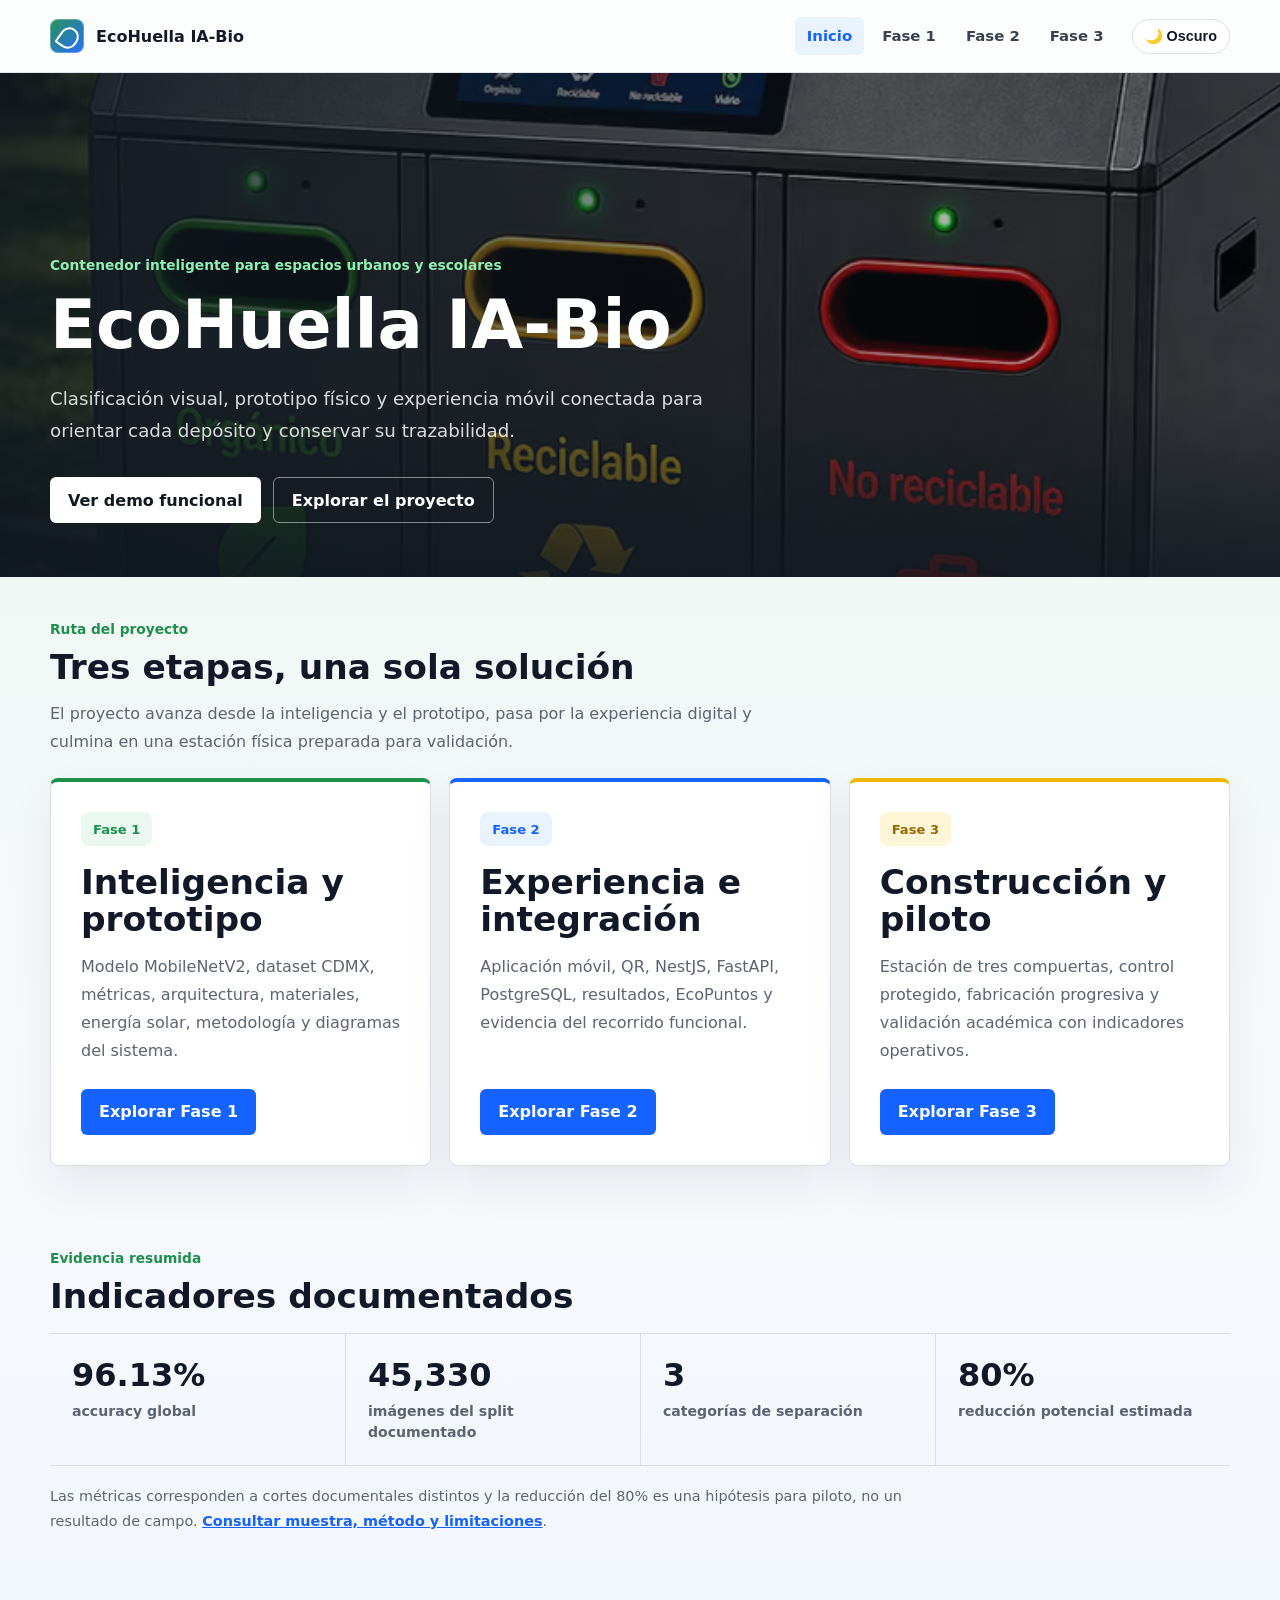
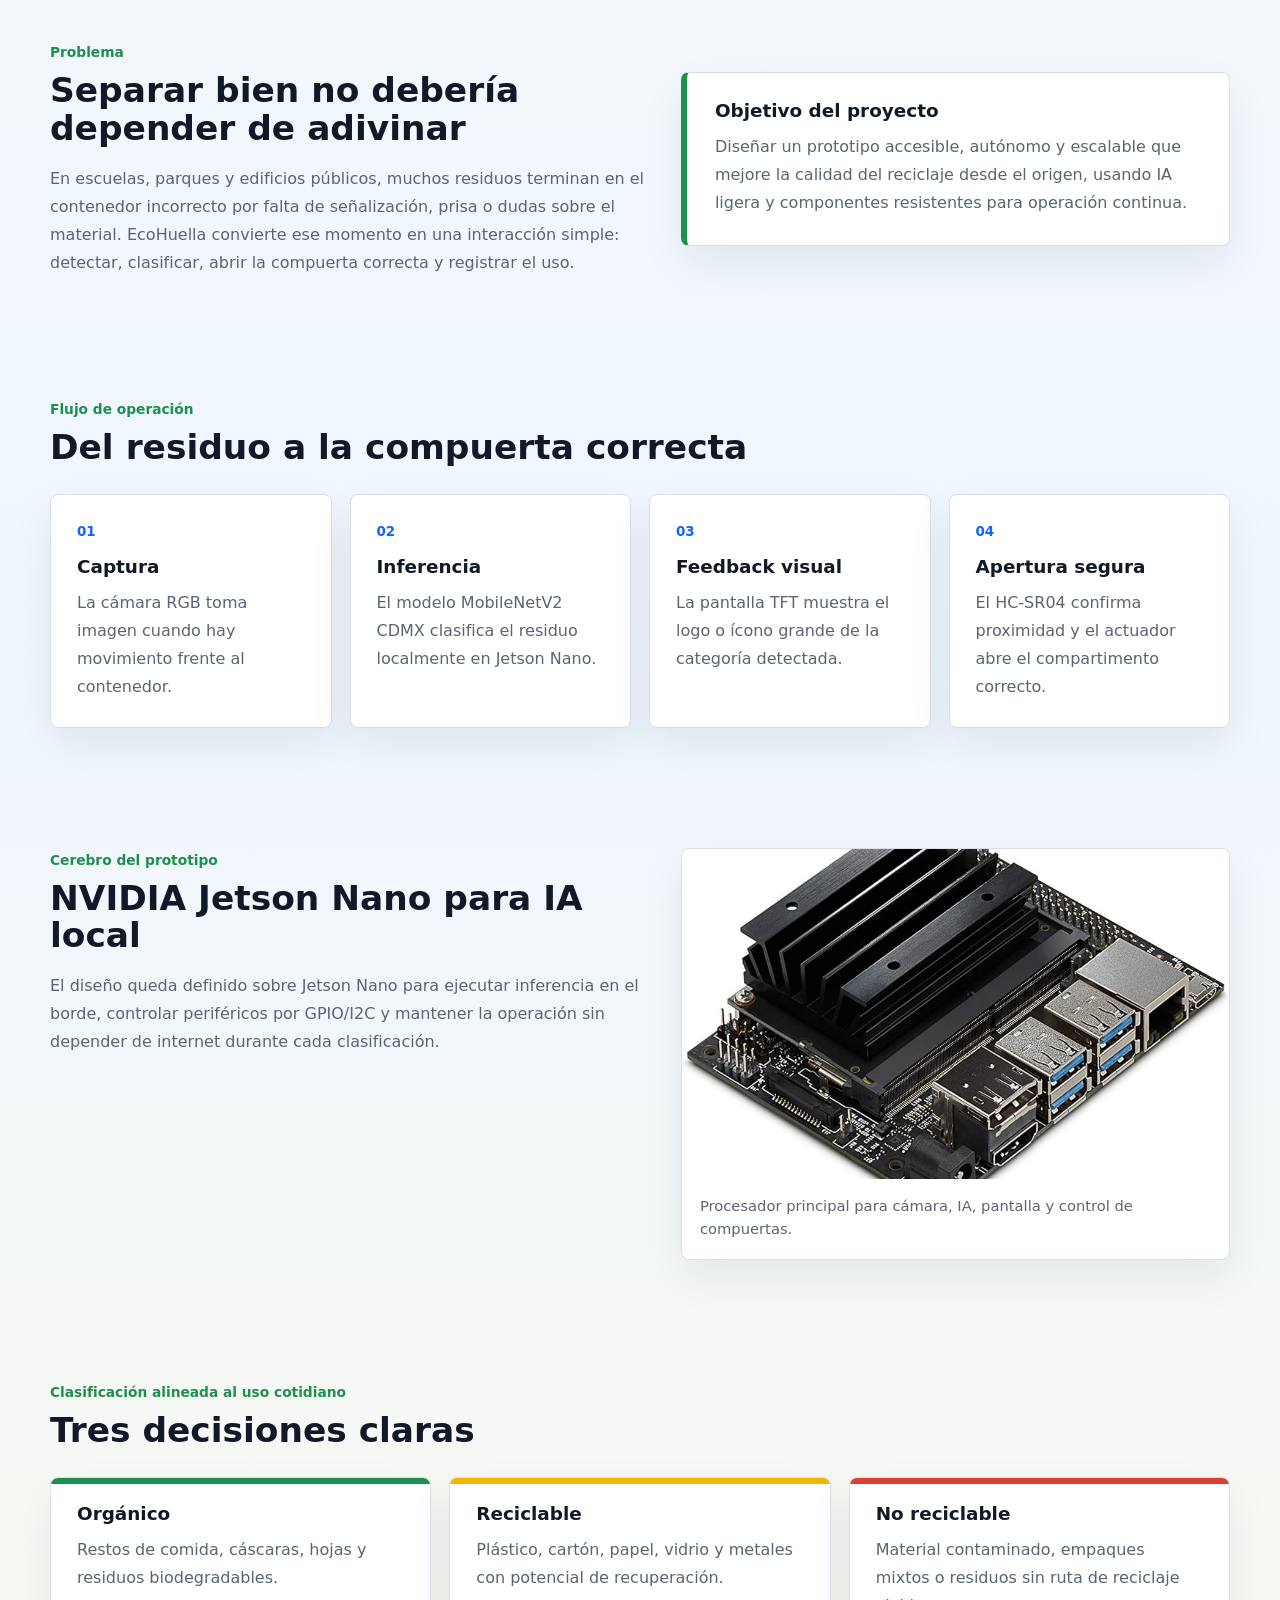
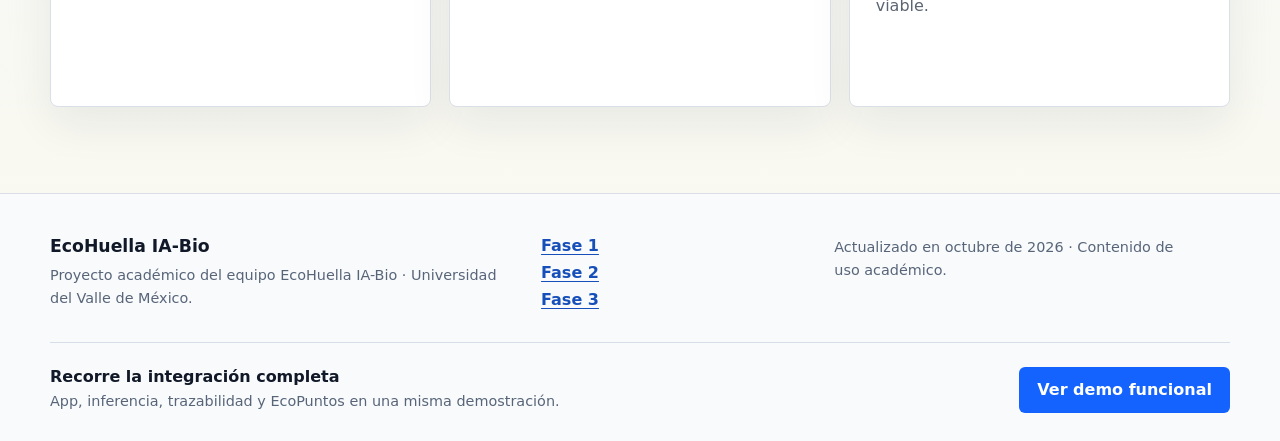
<file: index.html>
<!doctype html>
<html lang="es">
<head>
  <meta charset="utf-8">
  <meta name="viewport" content="width=device-width, initial-scale=1">
  <meta name="description" content="EcoHuella IA-Bio, contenedor inteligente para clasificar residuos con visión computacional y hardware embebido.">
  <title>EcoHuella IA-Bio | Clasificación inteligente de residuos</title>
  <link rel="stylesheet" href="styles.css?v=20261014-phase3">
</head>
<body>
  <header class="site-header">
    <div class="header-inner">
      <a class="brand" href="index.html" aria-label="Inicio de EcoHuella IA-Bio">
        <span class="brand-mark" aria-hidden="true"></span>
        <span>EcoHuella IA-Bio</span>
      </a>
      <button class="nav-toggle" type="button" aria-label="Abrir navegación" aria-expanded="false" aria-controls="site-navigation">
        <span></span>
        <span></span>
        <span></span>
      </button>
      <nav class="top-nav" id="site-navigation" aria-label="Navegación principal">
        <a href="index.html">Inicio</a>
        <a href="fases.html">Fase 1</a>
        <a href="fase2.html">Fase 2</a>
        <a href="fase3.html">Fase 3</a>
        <button class="theme-toggle" type="button" aria-pressed="false">🌙 Oscuro</button>
      </nav>
    </div>
  </header>

  <main>
    <section class="hero-shell home-hero">
      <picture class="hero-media">
        <source media="(max-width: 760px)" type="image/avif" srcset="assets/eco-bote-hero-mobile.avif">
        <source media="(max-width: 760px)" type="image/webp" srcset="assets/eco-bote-hero-mobile.webp">
        <source type="image/avif" srcset="assets/eco-bote-hero-960.avif 960w, assets/eco-bote-hero-1535.avif 1535w" sizes="100vw">
        <source type="image/webp" srcset="assets/eco-bote-hero-960.webp 960w, assets/eco-bote-hero-1535.webp 1535w" sizes="100vw">
        <img class="hero-bg" src="assets/eco-bote-hero-1535.webp" alt="Contenedor inteligente EcoHuella IA-Bio instalado en un parque urbano" width="1535" height="1024" fetchpriority="high">
      </picture>
      <div class="hero-content">
        <p class="eyebrow">Contenedor inteligente para espacios urbanos y escolares</p>
        <h1>EcoHuella IA-Bio</h1>
        <p class="hero-copy">
          Clasificación visual, prototipo físico y experiencia móvil conectada
          para orientar cada depósito y conservar su trazabilidad.
        </p>
        <div class="hero-actions">
          <a class="button primary" href="fase2.html#demo-funcional">Ver demo funcional</a>
          <a class="button secondary" href="#ruta-proyecto">Explorar el proyecto</a>
        </div>
      </div>
    </section>

    <section class="section phase-preview home-route" id="ruta-proyecto">
      <div class="section-heading">
        <p class="eyebrow">Ruta del proyecto</p>
        <h2>Tres etapas, una sola solución</h2>
        <p>
          El proyecto avanza desde la inteligencia y el prototipo, pasa por la
          experiencia digital y culmina en una estación física preparada para validación.
        </p>
      </div>
      <div class="phase-grid">
        <article class="phase-card home-phase-card phase-one">
          <span class="phase-kicker">Fase 1</span>
          <h2>Inteligencia y prototipo</h2>
          <p>
            Modelo MobileNetV2, dataset CDMX, métricas, arquitectura, materiales,
            energía solar, metodología y diagramas del sistema.
          </p>
          <a class="button inline-button" href="fases.html">Explorar Fase 1</a>
        </article>
        <article class="phase-card home-phase-card phase-two">
          <span class="phase-kicker">Fase 2</span>
          <h2>Experiencia e integración</h2>
          <p>
            Aplicación móvil, QR, NestJS, FastAPI, PostgreSQL, resultados,
            EcoPuntos y evidencia del recorrido funcional.
          </p>
          <a class="button inline-button" href="fase2.html">Explorar Fase 2</a>
        </article>
        <article class="phase-card home-phase-card phase-three">
          <span class="phase-kicker">Fase 3</span>
          <h2>Construcción y piloto</h2>
          <p>
            Estación de tres compuertas, control protegido, fabricación progresiva
            y validación académica con indicadores operativos.
          </p>
          <a class="button inline-button" href="fase3.html">Explorar Fase 3</a>
        </article>
      </div>
    </section>

    <section class="section compact home-metrics" aria-labelledby="home-metrics-title">
      <div class="section-heading home-metrics-heading">
        <p class="eyebrow">Evidencia resumida</p>
        <h2 id="home-metrics-title">Indicadores documentados</h2>
      </div>
      <dl class="home-metrics-grid">
        <div><dt>96.13%</dt><dd>accuracy global</dd></div>
        <div><dt>45,330</dt><dd>imágenes del split documentado</dd></div>
        <div><dt>3</dt><dd>categorías de separación</dd></div>
        <div><dt>80%</dt><dd>reducción potencial estimada</dd></div>
      </dl>
      <p class="metrics-note">
        Las métricas corresponden a cortes documentales distintos y la reducción del 80% es una hipótesis para piloto, no un resultado de campo.
        <a href="ia.html#contexto-metricas">Consultar muestra, método y limitaciones</a>.
      </p>
    </section>

    <section class="section two-column">
      <div>
        <p class="eyebrow">Problema</p>
        <h2>Separar bien no debería depender de adivinar</h2>
        <p>
          En escuelas, parques y edificios públicos, muchos residuos terminan en
          el contenedor incorrecto por falta de señalización, prisa o dudas sobre
          el material. EcoHuella convierte ese momento en una interacción simple:
          detectar, clasificar, abrir la compuerta correcta y registrar el uso.
        </p>
      </div>
      <div class="impact-panel">
        <h3>Objetivo del proyecto</h3>
        <p>
          Diseñar un prototipo accesible, autónomo y escalable que mejore la
          calidad del reciclaje desde el origen, usando IA ligera y componentes
          resistentes para operación continua.
        </p>
      </div>
    </section>

    <section class="section">
      <div class="section-heading">
        <p class="eyebrow">Flujo de operación</p>
        <h2>Del residuo a la compuerta correcta</h2>
      </div>
      <div class="process-grid">
        <article class="process-card">
          <span class="step-number">01</span>
          <h3>Captura</h3>
          <p>La cámara RGB toma imagen cuando hay movimiento frente al contenedor.</p>
        </article>
        <article class="process-card">
          <span class="step-number">02</span>
          <h3>Inferencia</h3>
          <p>El modelo MobileNetV2 CDMX clasifica el residuo localmente en Jetson Nano.</p>
        </article>
        <article class="process-card">
          <span class="step-number">03</span>
          <h3>Feedback visual</h3>
          <p>La pantalla TFT muestra el logo o ícono grande de la categoría detectada.</p>
        </article>
        <article class="process-card">
          <span class="step-number">04</span>
          <h3>Apertura segura</h3>
          <p>El HC-SR04 confirma proximidad y el actuador abre el compartimento correcto.</p>
        </article>
      </div>
    </section>

    <section class="section two-column visual-feature">
      <div>
        <p class="eyebrow">Cerebro del prototipo</p>
        <h2>NVIDIA Jetson Nano para IA local</h2>
        <p>
          El diseño queda definido sobre Jetson Nano para ejecutar inferencia en
          el borde, controlar periféricos por GPIO/I2C y mantener la operación
          sin depender de internet durante cada clasificación.
        </p>
      </div>
      <figure class="image-panel">
        <img src="assets/jetson-nano.jpg" alt="NVIDIA Jetson Nano usada como procesador principal del sistema" loading="lazy">
        <figcaption>Procesador principal para cámara, IA, pantalla y control de compuertas.</figcaption>
      </figure>
    </section>

    <section class="section category-band">
      <div class="section-heading">
        <p class="eyebrow">Clasificación alineada al uso cotidiano</p>
        <h2>Tres decisiones claras</h2>
      </div>
      <div class="category-grid">
        <article class="category-card organic">
          <h3>Orgánico</h3>
          <p>Restos de comida, cáscaras, hojas y residuos biodegradables.</p>
        </article>
        <article class="category-card recyclable">
          <h3>Reciclable</h3>
          <p>Plástico, cartón, papel, vidrio y metales con potencial de recuperación.</p>
        </article>
        <article class="category-card landfill">
          <h3>No reciclable</h3>
          <p>Material contaminado, empaques mixtos o residuos sin ruta de reciclaje viable.</p>
        </article>
      </div>
    </section>
  </main>

  <footer class="site-footer">
    <div class="footer-inner">
      <div class="footer-intro">
        <strong>EcoHuella IA-Bio</strong>
        <p>Proyecto académico del equipo EcoHuella IA-Bio · Universidad del Valle de México.</p>
      </div>
      <nav class="footer-links" aria-label="Enlaces del proyecto">
        <a href="fases.html">Fase 1</a>
        <a href="fase2.html">Fase 2</a>
        <a href="fase3.html">Fase 3</a>
      </nav>
      <p class="footer-date">Actualizado en octubre de 2026 · Contenido de uso académico.</p>
    </div>
    <div class="footer-cta">
      <div><strong>Recorre la integración completa</strong><p>App, inferencia, trazabilidad y EcoPuntos en una misma demostración.</p></div>
      <a class="button footer-button" href="fase2.html#demo-funcional">Ver demo funcional</a>
    </div>
  </footer>

  <script src="script.js?v=20261014-phase3"></script>
</body>
</html>
</file>
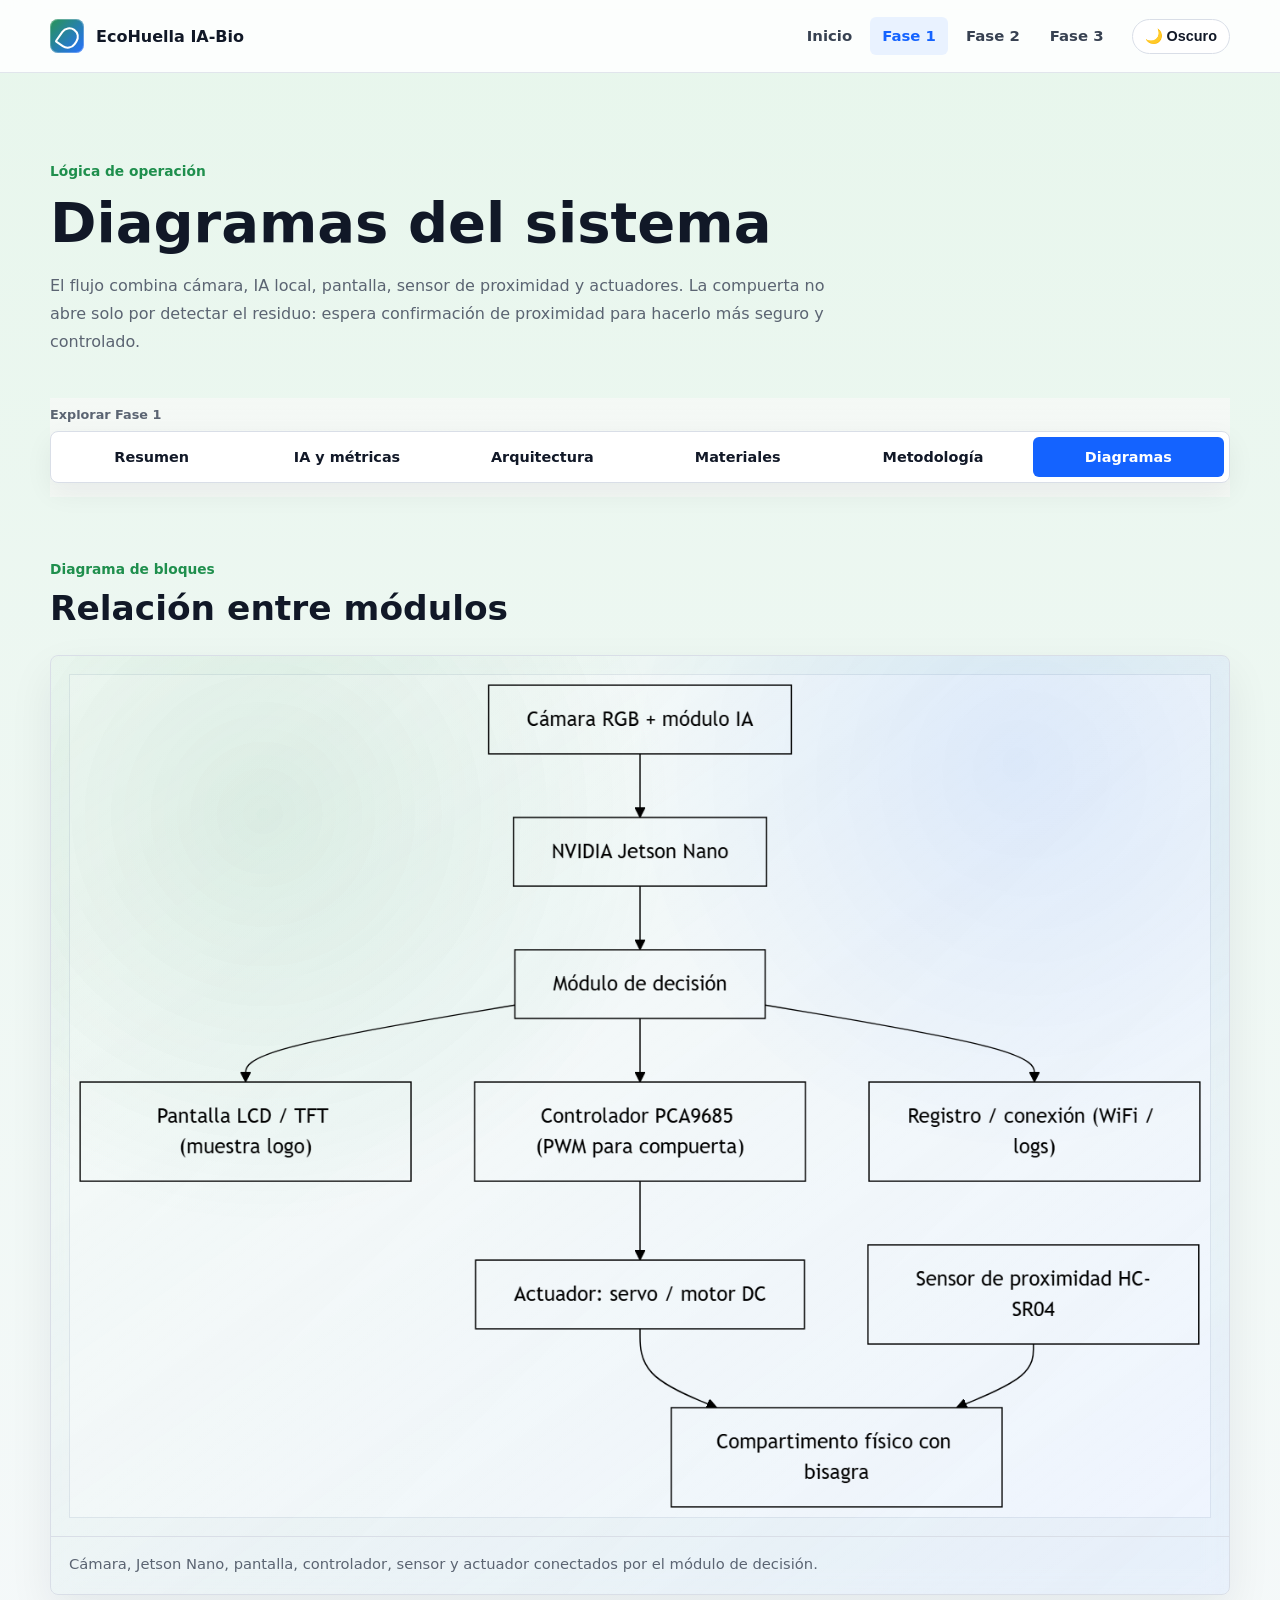
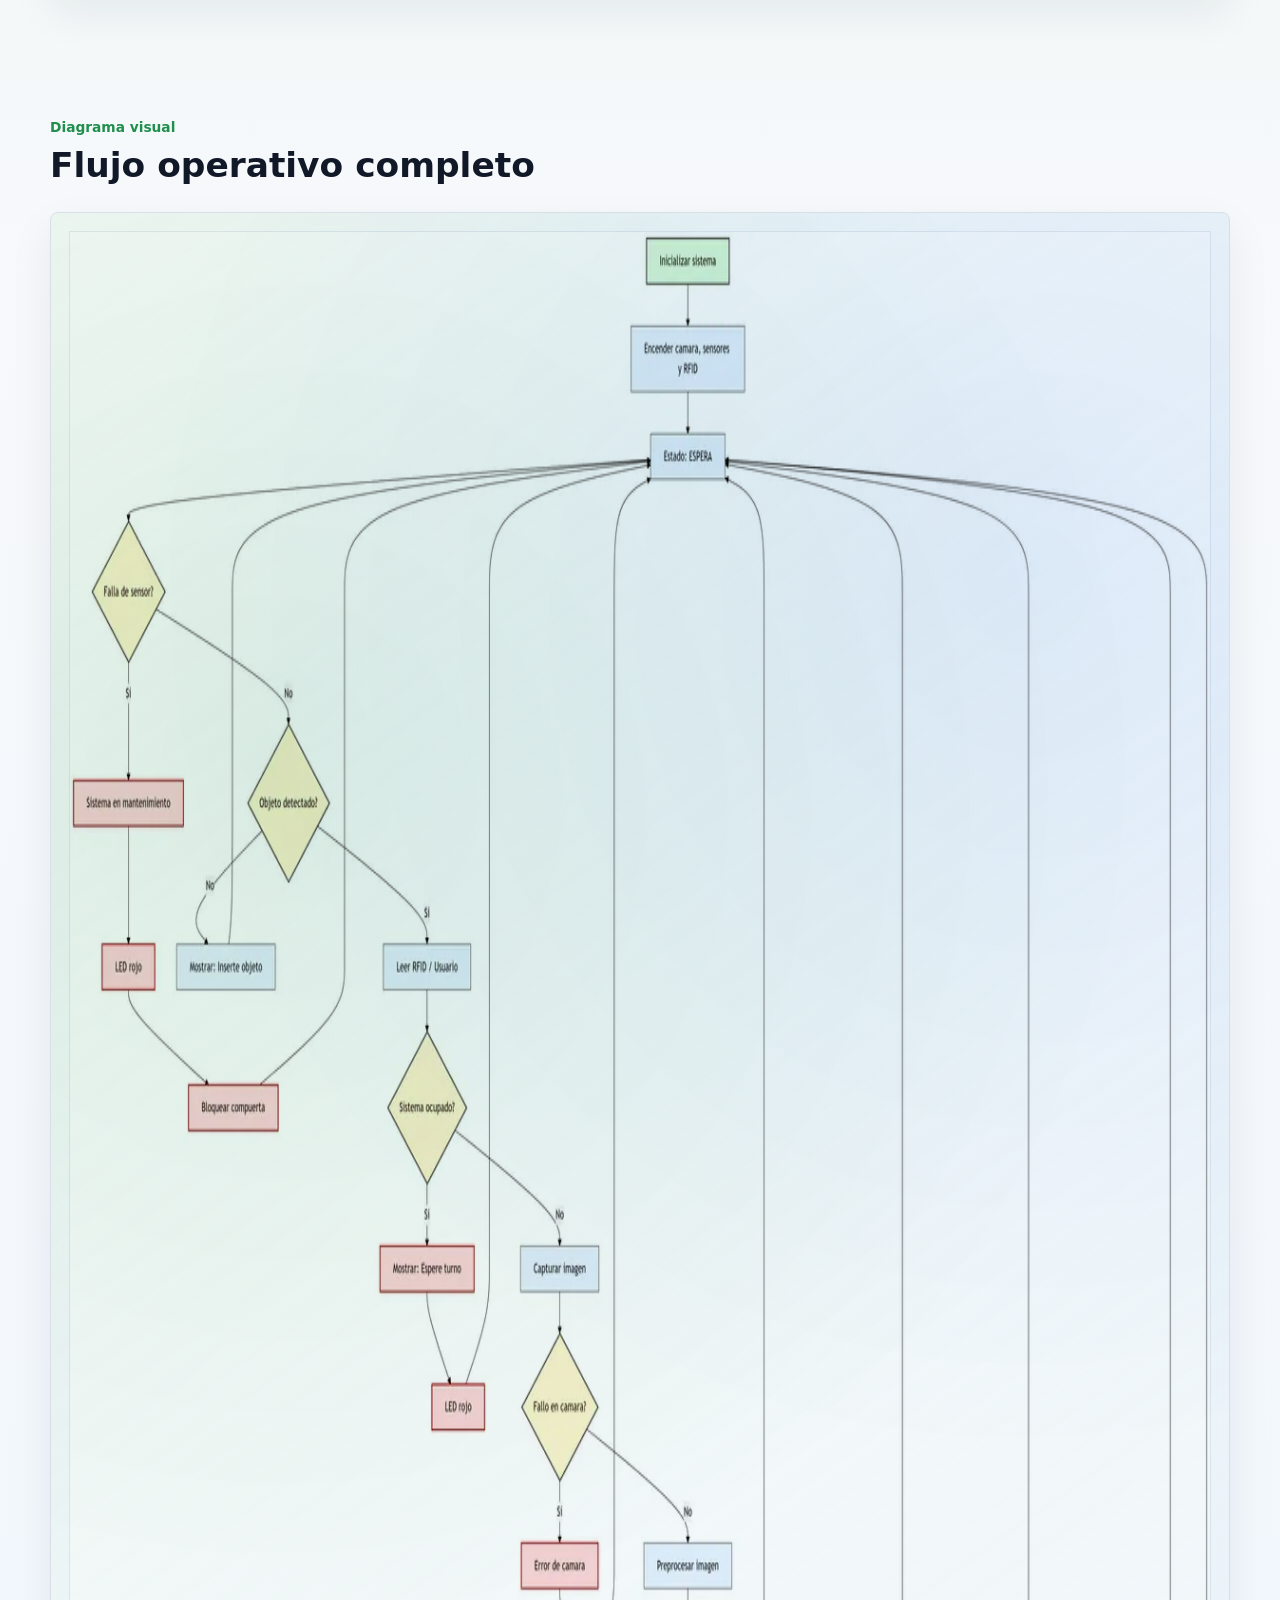
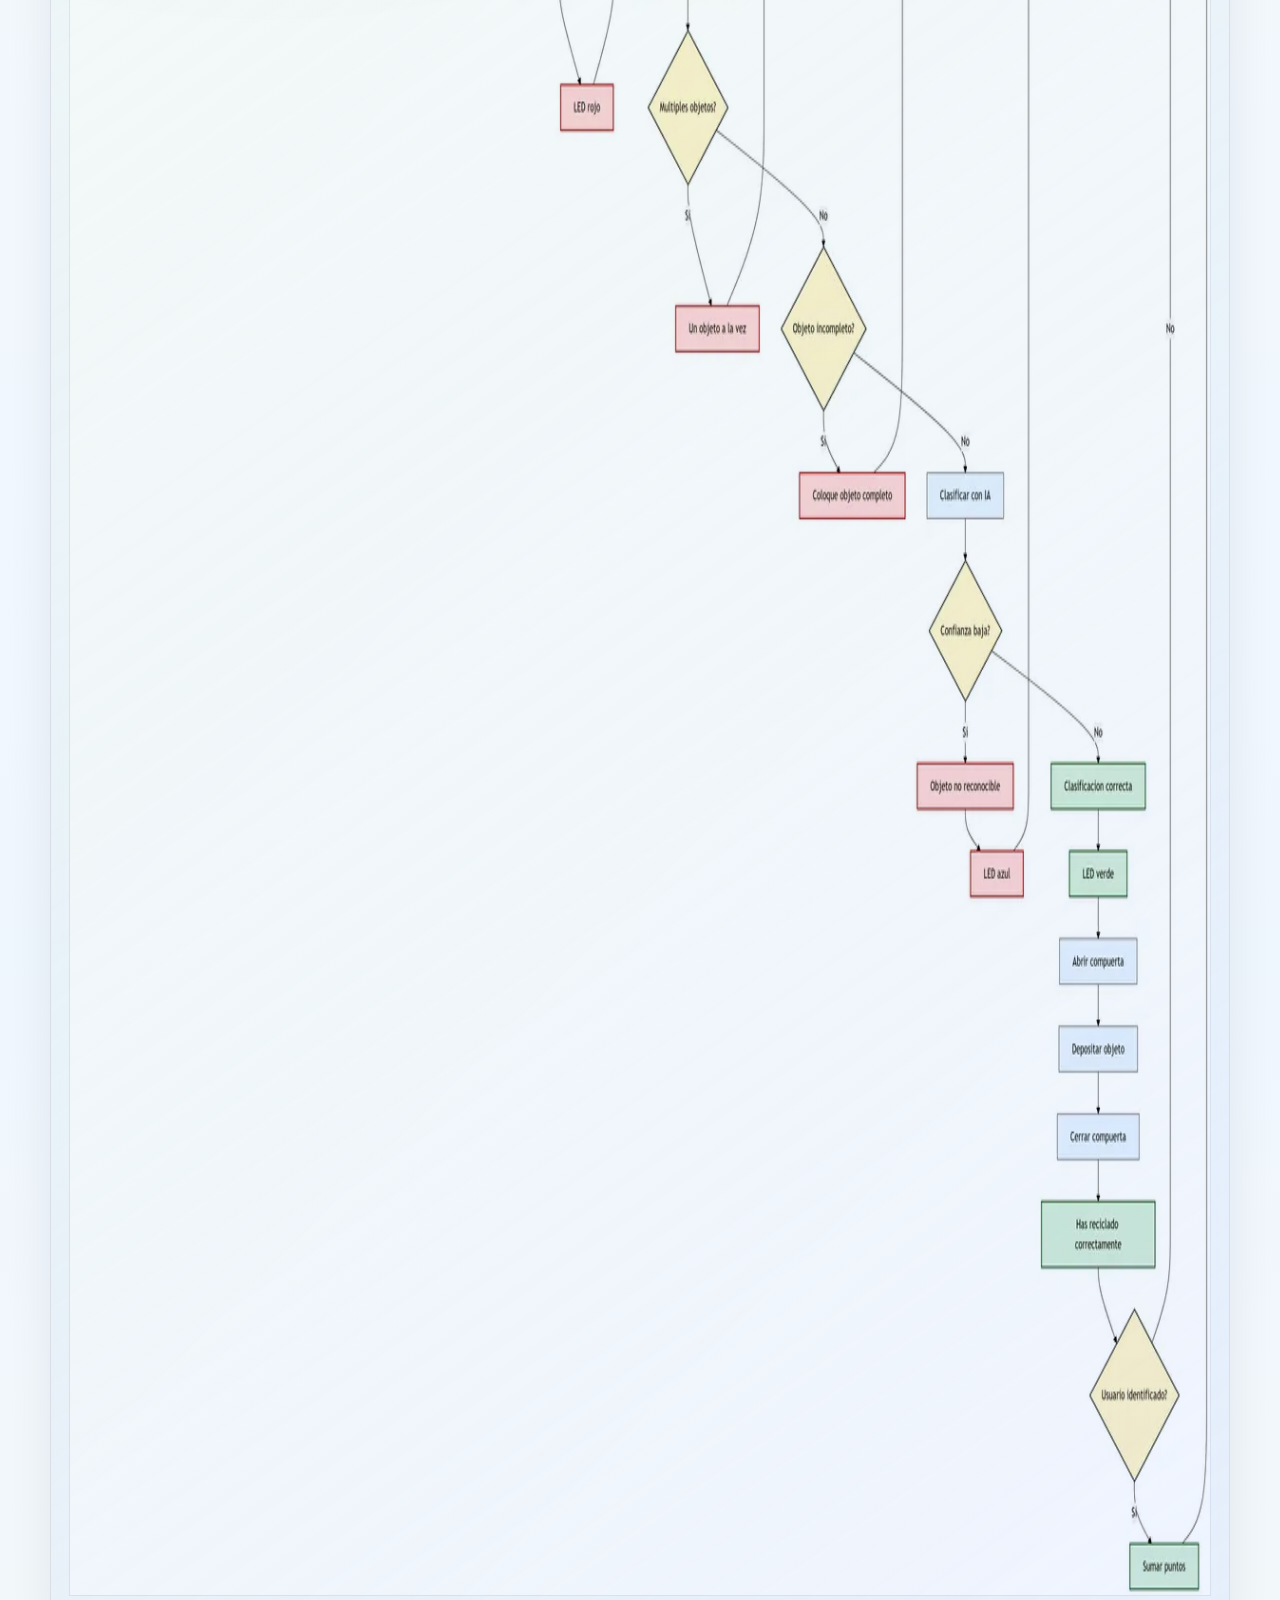
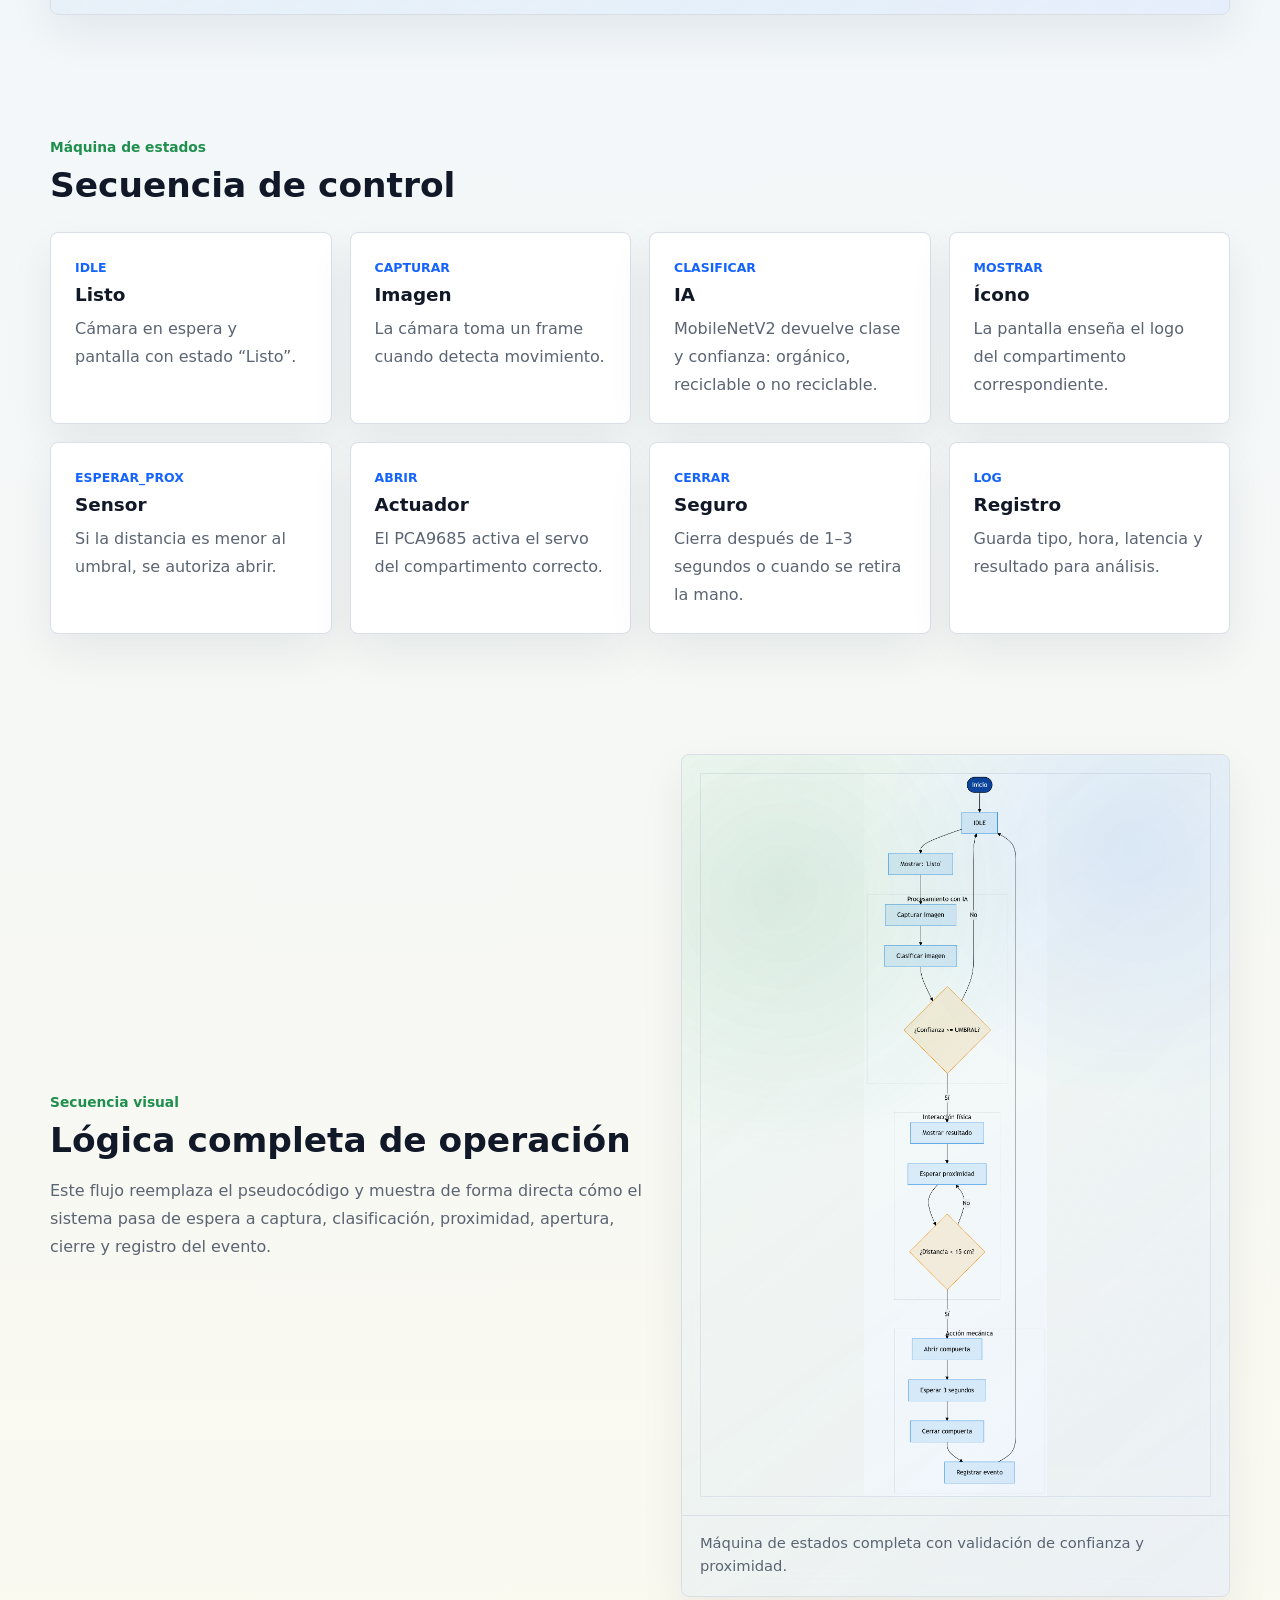
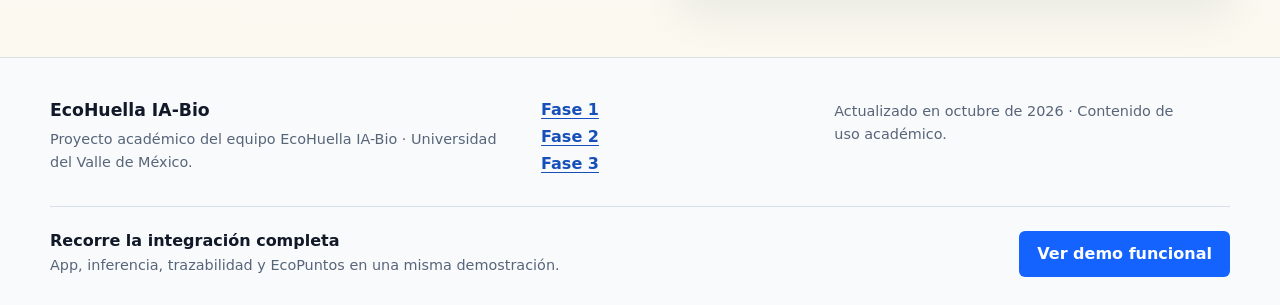
<file: diagramas.html>
<!doctype html>
<html lang="es">
<head>
  <meta charset="utf-8">
  <meta name="viewport" content="width=device-width, initial-scale=1">
  <meta name="description" content="Diagramas, bloque funcional y máquina de estados de EcoHuella IA-Bio.">
  <title>Diagramas | EcoHuella IA-Bio</title>
  <link rel="stylesheet" href="styles.css?v=20261014-phase3">
</head>
<body class="phase-one-page">
  <header class="site-header">
    <div class="header-inner">
      <a class="brand" href="index.html" aria-label="Inicio de EcoHuella IA-Bio">
        <span class="brand-mark" aria-hidden="true"></span>
        <span>EcoHuella IA-Bio</span>
      </a>
      <button class="nav-toggle" type="button" aria-label="Abrir navegación" aria-expanded="false" aria-controls="site-navigation">
        <span></span>
        <span></span>
        <span></span>
      </button>
      <nav class="top-nav" id="site-navigation" aria-label="Navegación principal">
        <a href="index.html">Inicio</a>
        <a href="fases.html">Fase 1</a>
        <a href="fase2.html">Fase 2</a>
        <a href="fase3.html">Fase 3</a>
        <button class="theme-toggle" type="button" aria-pressed="false">🌙 Oscuro</button>
      </nav>
    </div>
  </header>

  <main>
    <section class="page-hero">
      <p class="eyebrow">Lógica de operación</p>
      <h1>Diagramas del sistema</h1>
      <p>
        El flujo combina cámara, IA local, pantalla, sensor de proximidad y
        actuadores. La compuerta no abre solo por detectar el residuo: espera
        confirmación de proximidad para hacerlo más seguro y controlado.
      </p>
    </section>

    <nav class="phase-section-tabs-shell" aria-label="Secciones de Fase 1">
      <p class="phase-section-tabs-label">Explorar Fase 1</p>
      <div class="phase-section-tabs">
        <a href="fases.html#resumen">Resumen</a>
        <a href="ia.html">IA y métricas</a>
        <a href="tecnico.html">Arquitectura</a>
        <a href="materiales.html">Materiales</a>
        <a href="metodologia.html">Metodología</a>
        <a class="active" href="diagramas.html" aria-current="page">Diagramas</a>
      </div>
    </nav>

    <section class="section">
      <div class="section-heading">
        <p class="eyebrow">Diagrama de bloques</p>
        <h2>Relación entre módulos</h2>
      </div>
      <figure class="diagram-frame diagram-figure">
        <div class="diagram-scroll" aria-label="Diagrama de bloques desplazable">
          <img class="zoomable diagram-image wide" src="assets/diagrama-bloques-modulos.png" alt="Diagrama de bloques entre cámara, Jetson Nano, controlador, pantalla, sensor y compartimento físico" loading="lazy">
        </div>
        <figcaption>Cámara, Jetson Nano, pantalla, controlador, sensor y actuador conectados por el módulo de decisión.</figcaption>
      </figure>
    </section>

    <section class="section">
      <div class="section-heading">
        <p class="eyebrow">Diagrama visual</p>
        <h2>Flujo operativo completo</h2>
      </div>
      <div class="diagram-frame">
        <div class="diagram-scroll" aria-label="Diagrama de flujo desplazable">
          <img class="zoomable" src="assets/diagrama-flujo-1200.webp" srcset="assets/diagrama-flujo-1200.webp 1200w, assets/diagrama-flujo-2200.webp 2200w" sizes="(max-width: 760px) 100vw, 1120px" alt="Diagrama de flujo del sistema EcoHuella IA-Bio" width="2200" height="2965" loading="lazy">
        </div>
      </div>
    </section>

    <section class="section">
      <div class="section-heading">
        <p class="eyebrow">Máquina de estados</p>
        <h2>Secuencia de control</h2>
      </div>
      <div class="state-grid">
        <article class="state-card">
          <span>IDLE</span>
          <h3>Listo</h3>
          <p>Cámara en espera y pantalla con estado “Listo”.</p>
        </article>
        <article class="state-card">
          <span>CAPTURAR</span>
          <h3>Imagen</h3>
          <p>La cámara toma un frame cuando detecta movimiento.</p>
        </article>
        <article class="state-card">
          <span>CLASIFICAR</span>
          <h3>IA</h3>
          <p>MobileNetV2 devuelve clase y confianza: orgánico, reciclable o no reciclable.</p>
        </article>
        <article class="state-card">
          <span>MOSTRAR</span>
          <h3>Ícono</h3>
          <p>La pantalla enseña el logo del compartimento correspondiente.</p>
        </article>
        <article class="state-card">
          <span>ESPERAR_PROX</span>
          <h3>Sensor</h3>
          <p>Si la distancia es menor al umbral, se autoriza abrir.</p>
        </article>
        <article class="state-card">
          <span>ABRIR</span>
          <h3>Actuador</h3>
          <p>El PCA9685 activa el servo del compartimento correcto.</p>
        </article>
        <article class="state-card">
          <span>CERRAR</span>
          <h3>Seguro</h3>
          <p>Cierra después de 1–3 segundos o cuando se retira la mano.</p>
        </article>
        <article class="state-card">
          <span>LOG</span>
          <h3>Registro</h3>
          <p>Guarda tipo, hora, latencia y resultado para análisis.</p>
        </article>
      </div>
    </section>

    <section class="section two-column">
      <div>
        <p class="eyebrow">Secuencia visual</p>
        <h2>Lógica completa de operación</h2>
        <p>
          Este flujo reemplaza el pseudocódigo y muestra de forma directa cómo
          el sistema pasa de espera a captura, clasificación, proximidad,
          apertura, cierre y registro del evento.
        </p>
      </div>
      <figure class="diagram-frame diagram-figure">
        <div class="diagram-scroll tall-diagram" aria-label="Diagrama de secuencia desplazable">
          <img class="zoomable diagram-image tall" src="assets/diagrama-secuencia-control.png" alt="Diagrama de secuencia de control desde inicio hasta registro del evento" loading="lazy">
        </div>
        <figcaption>Máquina de estados completa con validación de confianza y proximidad.</figcaption>
      </figure>
    </section>
  </main>

  <footer class="site-footer">
    <div class="footer-inner">
      <div class="footer-intro">
        <strong>EcoHuella IA-Bio</strong>
        <p>Proyecto académico del equipo EcoHuella IA-Bio · Universidad del Valle de México.</p>
      </div>
      <nav class="footer-links" aria-label="Enlaces del proyecto">
        <a href="fases.html">Fase 1</a>
        <a href="fase2.html">Fase 2</a>
        <a href="fase3.html">Fase 3</a>
      </nav>
      <p class="footer-date">Actualizado en octubre de 2026 · Contenido de uso académico.</p>
    </div>
    <div class="footer-cta">
      <div><strong>Recorre la integración completa</strong><p>App, inferencia, trazabilidad y EcoPuntos en una misma demostración.</p></div>
      <a class="button footer-button" href="fase2.html#demo-funcional">Ver demo funcional</a>
    </div>
  </footer>

  <script src="script.js?v=20261014-phase3"></script>
</body>
</html>
</file>
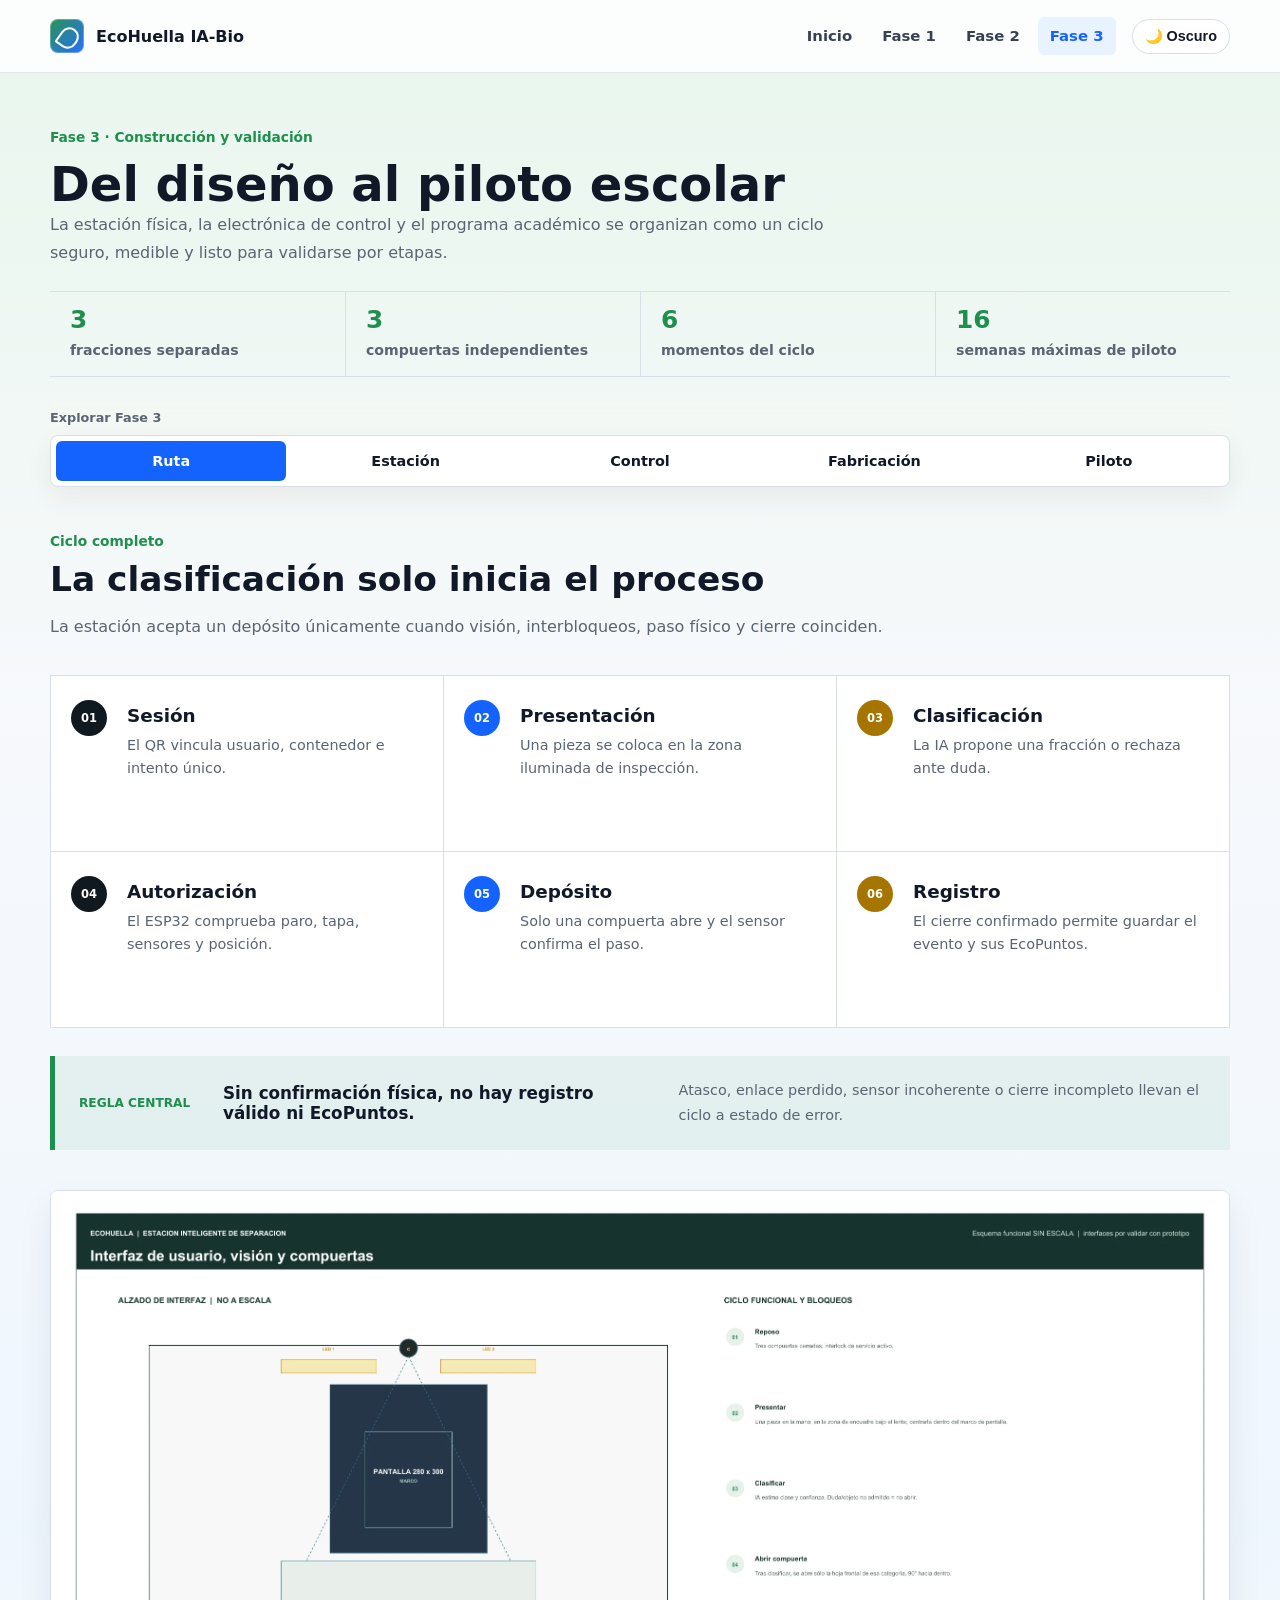
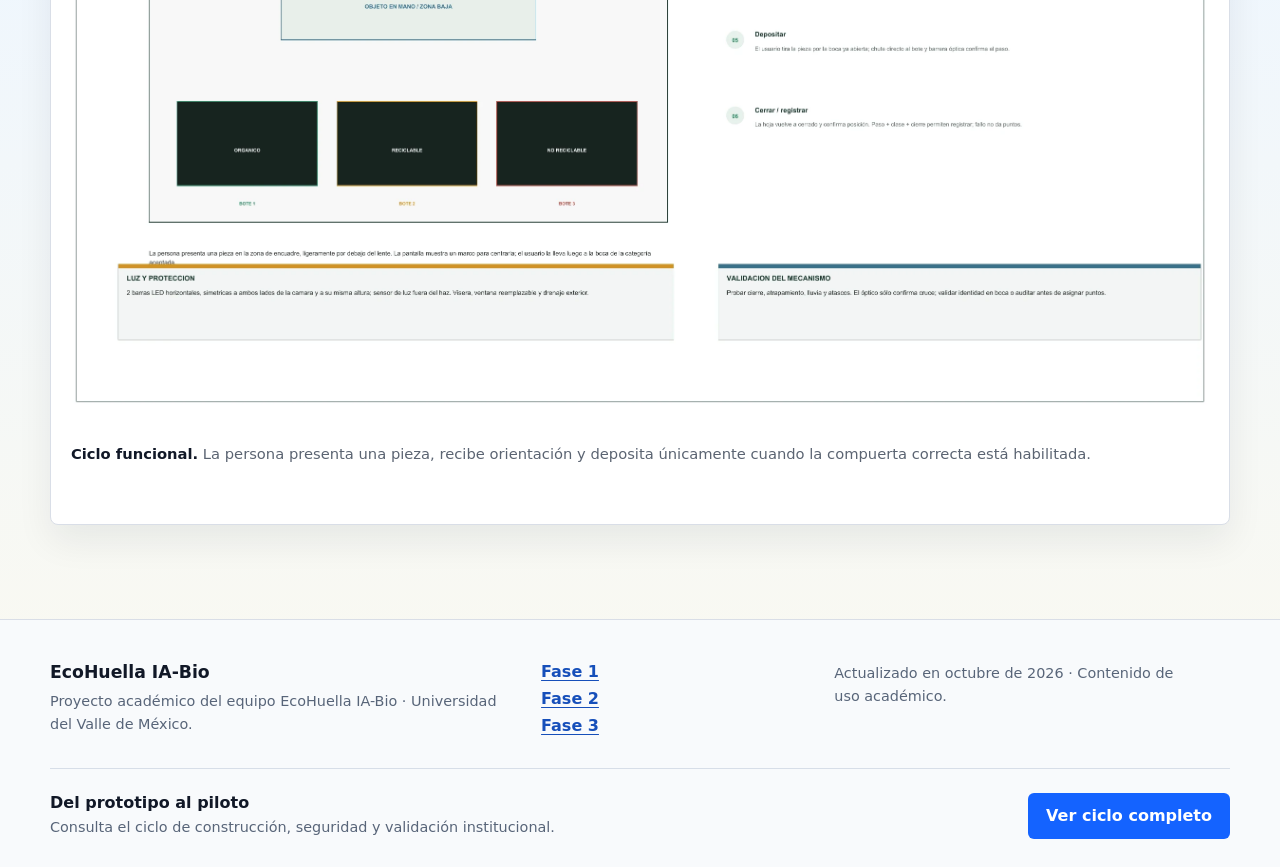
<file: fase3.html>
<!doctype html>
<html lang="es">
<head>
  <meta charset="utf-8">
  <meta name="viewport" content="width=device-width, initial-scale=1">
  <meta name="description" content="Fase 3 de EcoHuella IA-Bio: estación física, control electrónico, fabricación por etapas y piloto académico supervisado.">
  <title>Fase 3 | EcoHuella IA-Bio</title>
  <link rel="stylesheet" href="styles.css?v=20261015-estacion3d">
</head>
<body class="phase-three-page">
  <header class="site-header">
    <div class="header-inner">
      <a class="brand" href="index.html" aria-label="Inicio de EcoHuella IA-Bio">
        <span class="brand-mark" aria-hidden="true"></span>
        <span>EcoHuella IA-Bio</span>
      </a>
      <button class="nav-toggle" type="button" aria-label="Abrir navegación" aria-expanded="false" aria-controls="site-navigation">
        <span></span>
        <span></span>
        <span></span>
      </button>
      <nav class="top-nav" id="site-navigation" aria-label="Navegación principal">
        <a href="index.html">Inicio</a>
        <a href="fases.html">Fase 1</a>
        <a href="fase2.html">Fase 2</a>
        <a href="fase3.html">Fase 3</a>
        <button class="theme-toggle" type="button" aria-pressed="false">🌙 Oscuro</button>
      </nav>
    </div>
  </header>

  <main id="fase-3">
    <section class="page-hero phase-page-hero phase-three-hero">
      <p class="eyebrow">Fase 3 · Construcción y validación</p>
      <h1>Del diseño al piloto escolar</h1>
      <p>
        La estación física, la electrónica de control y el programa académico se
        organizan como un ciclo seguro, medible y listo para validarse por etapas.
      </p>
      <dl class="phase-facts" aria-label="Resumen de Fase 3">
        <div><dt>3</dt><dd>fracciones separadas</dd></div>
        <div><dt>3</dt><dd>compuertas independientes</dd></div>
        <div><dt>6</dt><dd>momentos del ciclo</dd></div>
        <div><dt>16</dt><dd>semanas máximas de piloto</dd></div>
      </dl>
    </section>

    <section class="phase-section-tabs-shell" aria-label="Navegación secundaria de Fase 3">
      <p class="phase-section-tabs-label">Explorar Fase 3</p>
      <div class="phase-section-tabs" role="tablist" aria-label="Secciones de Fase 3">
        <button class="nav-tab-button active" id="nav3-ruta" type="button" role="tab" tabindex="0" aria-selected="true" aria-controls="fase-3-ruta" data-subtab-target="fase-3-ruta">Ruta</button>
        <button class="nav-tab-button" id="nav3-estacion" type="button" role="tab" tabindex="-1" aria-selected="false" aria-controls="fase-3-estacion" data-subtab-target="fase-3-estacion">Estación</button>
        <button class="nav-tab-button" id="nav3-control" type="button" role="tab" tabindex="-1" aria-selected="false" aria-controls="fase-3-control" data-subtab-target="fase-3-control">Control</button>
        <button class="nav-tab-button" id="nav3-fabricacion" type="button" role="tab" tabindex="-1" aria-selected="false" aria-controls="fase-3-fabricacion" data-subtab-target="fase-3-fabricacion">Fabricación</button>
        <button class="nav-tab-button" id="nav3-piloto" type="button" role="tab" tabindex="-1" aria-selected="false" aria-controls="fase-3-piloto" data-subtab-target="fase-3-piloto">Piloto</button>
      </div>
    </section>

    <section class="section phase-three-workspace" aria-label="Contenido de Fase 3">
      <div class="subtab-panels">
        <section class="subtab-panel" id="fase-3-ruta" role="tabpanel" aria-labelledby="nav3-ruta" data-subtab-panel>
          <div class="section-heading phase-two-heading">
            <p class="eyebrow">Ciclo completo</p>
            <h2>La clasificación solo inicia el proceso</h2>
            <p>La estación acepta un depósito únicamente cuando visión, interbloqueos, paso físico y cierre coinciden.</p>
          </div>

          <ol class="phase-three-cycle" aria-label="Ciclo funcional de la estación">
            <li><span>01</span><div><h3>Sesión</h3><p>El QR vincula usuario, contenedor e intento único.</p></div></li>
            <li><span>02</span><div><h3>Presentación</h3><p>Una pieza se coloca en la zona iluminada de inspección.</p></div></li>
            <li><span>03</span><div><h3>Clasificación</h3><p>La IA propone una fracción o rechaza ante duda.</p></div></li>
            <li><span>04</span><div><h3>Autorización</h3><p>El ESP32 comprueba paro, tapa, sensores y posición.</p></div></li>
            <li><span>05</span><div><h3>Depósito</h3><p>Solo una compuerta abre y el sensor confirma el paso.</p></div></li>
            <li><span>06</span><div><h3>Registro</h3><p>El cierre confirmado permite guardar el evento y sus EcoPuntos.</p></div></li>
          </ol>

          <div class="phase-three-rule">
            <span>Regla central</span>
            <strong>Sin confirmación física, no hay registro válido ni EcoPuntos.</strong>
            <p>Atasco, enlace perdido, sensor incoherente o cierre incompleto llevan el ciclo a estado de error.</p>
          </div>

          <figure class="evidence-figure evidence-feature phase-three-plan">
            <button type="button" data-lightbox="assets/fase3/ciclo-funcional.webp" data-caption="Interfaz, visión, tres compuertas y seis momentos del ciclo funcional." aria-label="Ampliar ciclo funcional de la estación" title="Ampliar plano">
              <img src="assets/fase3/ciclo-funcional.webp" alt="Plano funcional de la interfaz, visión y compuertas de EcoHuella" width="2481" height="1754">
            </button>
            <figcaption><strong>Ciclo funcional.</strong> La persona presenta una pieza, recibe orientación y deposita únicamente cuando la compuerta correcta está habilitada.</figcaption>
          </figure>
        </section>

        <section class="subtab-panel" id="fase-3-estacion" role="tabpanel" aria-labelledby="nav3-estacion" data-subtab-panel hidden>
          <div class="section-heading phase-two-heading">
            <p class="eyebrow">Diseño físico</p>
            <h2>Una estación modular y mantenible</h2>
            <p>La envolvente separa interacción, residuos y electrónica para facilitar limpieza, servicio y validación.</p>
          </div>

          <dl class="phase-three-dimensions" aria-label="Dimensiones conceptuales de la estación">
            <div><dt>1450 mm</dt><dd>ancho del cuerpo</dd></div>
            <div><dt>600 mm</dt><dd>profundidad</dd></div>
            <div><dt>1600 mm</dt><dd>altura total</dd></div>
            <div><dt>3 × 450 mm</dt><dd>luz por bahía</dd></div>
          </dl>

          <div class="phase-three-zones">
            <article><span>Zona de usuario</span><h3>Cámara, luz y pantalla</h3><p>El marco guía mantiene la pieza visible antes de autorizar el depósito.</p></article>
            <article><span>Zona de paso</span><h3>Tres bocas independientes</h3><p>Cada hoja gira hacia dentro y descarga por un chute fijo.</p></article>
            <article><span>Zona de residuos</span><h3>Recipientes removibles</h3><p>Los tres botes se retiran desde un panel posterior de servicio.</p></article>
            <article><span>Zona seca</span><h3>Electrónica aislada</h3><p>Control, protecciones y conexiones permanecen fuera de derrames.</p></article>
          </div>

          <figure class="evidence-figure evidence-feature phase-three-plan">
            <button type="button" data-lightbox="assets/fase3/estacion-general.webp" data-caption="Alzados frontal y posterior de la estación con interfaz, tres bahías y accesos de servicio." aria-label="Ampliar alzados de la estación" title="Ampliar plano">
              <img src="assets/fase3/estacion-general.webp" alt="Alzados frontal y posterior de la estación EcoHuella" width="2481" height="1754" fetchpriority="low">
            </button>
            <figcaption><strong>Envolvente conceptual.</strong> El frente concentra la interacción; la parte posterior separa el acceso al chase electrónico y a los recipientes.</figcaption>
          </figure>

          <figure class="evidence-figure evidence-feature phase-three-plan phase-three-render">
            <button type="button" data-lightbox="assets/fase3/estacion-3d.webp" data-caption="Esquema 3D conceptual de la estación EcoHuella, con el acabado grafito y los colores de sus tres fracciones." aria-label="Ampliar modelo 3D de la estación" title="Ampliar modelo 3D">
              <img src="assets/fase3/estacion-3d.webp" alt="Modelo 3D de la estación EcoHuella en grafito, con panel solar y tres bocas verde, amarilla y roja" width="1600" height="1400">
            </button>
            <figcaption><strong>Esquema 3D conceptual.</strong> Forma y proporciones basadas en los planos; acabado grafito y colores tomados de la imagen principal.</figcaption>
          </figure>
          <div class="phase-three-model-actions">
            <p>Archivo editable con materiales, cámara y piezas organizadas por grupos en Blender.</p>
            <a class="button inline-button" href="assets/fase3/estacion-ecohuella.blend" download="EcoHuella-estacion-3D.blend">Descargar modelo Blender</a>
          </div>
        </section>

        <section class="subtab-panel" id="fase-3-control" role="tabpanel" aria-labelledby="nav3-control" data-subtab-panel hidden>
          <div class="section-heading phase-two-heading">
            <p class="eyebrow">Electrónica y seguridad</p>
            <h2>Percepción, control y potencia con responsabilidades separadas</h2>
            <p>La decisión visual no mueve motores directamente: el ESP32 valida estados y el paro físico puede cortar los actuadores.</p>
          </div>

          <div class="phase-three-signal-flow" aria-label="Responsabilidades de control">
            <article><span>01</span><h3>Jetson</h3><p>Cámara, pantalla, IA y enlace con la aplicación.</p></article>
            <i aria-hidden="true">→</i>
            <article><span>02</span><h3>ESP32</h3><p>Máquina de estados, sensores, watchdog y timeout.</p></article>
            <i aria-hidden="true">→</i>
            <article><span>03</span><h3>PCA9685</h3><p>Entrega señal PWM; no alimenta servos ni motores.</p></article>
            <i aria-hidden="true">→</i>
            <article><span>04</span><h3>Actuación</h3><p>Una compuerta habilitada con posición vigilada.</p></article>
            <i aria-hidden="true">→</i>
            <article><span>05</span><h3>Servidor</h3><p>Valida el evento físico y evita duplicados.</p></article>
          </div>

          <div class="phase-three-power-chain" aria-label="Ruta de energía protegida">
            <article><span>Entrada</span><strong>Panel solar</strong><p>Producción dimensionada con consumo medido.</p></article>
            <article><span>Gestión</span><strong>Controlador MPPT</strong><p>Compatible con la química de la batería.</p></article>
            <article><span>Reserva</span><strong>LiFePO4 + BMS</strong><p>Almacenamiento y protección de la batería.</p></article>
            <article><span>Distribución</span><strong>Ramas DC protegidas</strong><p>Cómputo, lógica y actuadores con protección separada.</p></article>
          </div>

          <div class="phase-three-safety">
            <article><h3>Paro físico</h3><p>Interrumpe la energía o habilitación de las tres compuertas aunque falle el software.</p></article>
            <article><h3>Interbloqueos</h3><p>Tapa abierta, timeout, sensor contradictorio o compuerta fuera de origen impiden movimiento.</p></article>
            <article><h3>Confirmación</h3><p>Paso y cierre deben corresponder con sesión, clase y compuerta antes de registrar.</p></article>
          </div>

          <figure class="evidence-figure evidence-feature phase-three-plan">
            <button type="button" data-lightbox="assets/fase3/circuiteria.webp" data-caption="Circuitería funcional, cadena de control y distribución de potencia DC protegida." aria-label="Ampliar circuitería funcional" title="Ampliar plano">
              <img src="assets/fase3/circuiteria.webp" alt="Circuitería funcional y distribución de potencia de EcoHuella" width="2481" height="1754" fetchpriority="low">
            </button>
            <figcaption><strong>Arquitectura funcional.</strong> La lógica y la potencia viajan por rutas separadas; la distribución DC protege cada rama según su carga.</figcaption>
          </figure>
        </section>

        <section class="subtab-panel" id="fase-3-fabricacion" role="tabpanel" aria-labelledby="nav3-fabricacion" data-subtab-panel hidden>
          <div class="section-heading phase-two-heading">
            <p class="eyebrow">Construcción progresiva</p>
            <h2>Probar una unidad antes de repetir tres</h2>
            <p>La fabricación comienza con el mecanismo más crítico y avanza solo cuando seguridad, limpieza y control son verificables.</p>
          </div>

          <div class="phase-three-build-stages">
            <article><span>01</span><h3>Prototipo mecánico</h3><p>Una compuerta, un chute, sensores, tope y paro físico.</p><small>Avanza al demostrar giro, cierre y riesgo controlado.</small></article>
            <article><span>02</span><h3>Replicar canales</h3><p>Tres bahías aisladas, recipientes removibles y accesos posteriores.</p><small>Avanza con limpieza y estabilidad comprobadas.</small></article>
            <article><span>03</span><h3>Integrar control</h3><p>Cámara, pantalla, ESP32, actuadores, gabinete y cableado protegido.</p><small>Avanza al responder correctamente a interbloqueos.</small></article>
            <article><span>04</span><h3>Preparar piloto</h3><p>Acabados, sellos, resguardos, mantenimiento y protocolo de operación.</p><small>Avanza con pruebas documentadas y responsables definidos.</small></article>
          </div>

          <div class="phase-three-materials" aria-label="Materiales por función">
            <article><span>Estructura</span><strong>Aluminio anodizado</strong><p>Bastidor modular, uniones revisables y resistencia ambiental.</p></article>
            <article><span>Carcasa</span><strong>HDPE o aluminio</strong><p>Paneles resistentes, reemplazables y con holgura térmica.</p></article>
            <article><span>Contención</span><strong>PP, HDPE y acero inoxidable</strong><p>Recipientes lavables y bandeja para retener escurrimientos.</p></article>
            <article><span>Sellado</span><strong>EPDM y policarbonato</strong><p>Juntas de servicio y ventana óptica reemplazable.</p></article>
          </div>

          <div class="phase-three-mechanism-copy">
            <div>
              <p class="mini-label">Mecanismo de boca</p>
              <h3>Hoja exterior con giro de 0° a 90°</h3>
              <p>La boca libre parte de 250 × 150 mm y la hoja de 270 × 170 mm. La bisagra, la biela y los puntos de pellizco deben permanecer protegidos.</p>
            </div>
            <ul class="clean-list">
              <li>El tope mecánico recibe la carga de apertura.</li>
              <li>Sensores confirman posiciones abierta y cerrada.</li>
              <li>El retorno a cerrado concluye el ciclo o responde a pérdida de energía.</li>
            </ul>
          </div>

          <figure class="evidence-figure evidence-feature phase-three-plan">
            <button type="button" data-lightbox="assets/fase3/compuerta.webp" data-caption="Detalle constructivo provisional de la hoja frontal y su giro hacia el interior." aria-label="Ampliar mecanismo de compuerta" title="Ampliar plano">
              <img src="assets/fase3/compuerta.webp" alt="Detalle constructivo de la compuerta frontal" width="2481" height="1754" fetchpriority="low">
            </button>
            <figcaption><strong>Detalle de partida.</strong> Las cotas son conceptuales y deben validarse con el mecanismo, el recipiente y los residuos límite antes de liberar fabricación.</figcaption>
          </figure>
        </section>

        <section class="subtab-panel" id="fase-3-piloto" role="tabpanel" aria-labelledby="nav3-piloto" data-subtab-panel hidden>
          <div class="section-heading phase-two-heading">
            <p class="eyebrow">Validación académica</p>
            <h2>Un semestre para medir operación y aprendizaje</h2>
            <p>El piloto separa la preparación técnica, la calibración, la participación continua y el cierre evaluativo.</p>
          </div>

          <div class="phase-three-timeline" aria-label="Etapas del piloto académico">
            <article><span>Preparación</span><h3>Permisos y línea base</h3><p>Responsables, riesgos, configuración, formación y protocolo.</p></article>
            <article><span>Semanas 1-4</span><h3>Operación supervisada</h3><p>Calibración, depósitos válidos, disponibilidad e incidencias.</p></article>
            <article><span>Semanas 5-12</span><h3>Participación continua</h3><p>Actividades ambientales, historial y auditorías de fracciones.</p></article>
            <article><span>Semanas 13-16</span><h3>Cierre y evaluación</h3><p>Pesaje, conciliación, aprendizaje y decisión de continuidad.</p></article>
          </div>

          <div class="phase-three-indicators">
            <article><span>01</span><h3>Participación</h3><p>Estudiantes activos en varias semanas.</p></article>
            <article><span>02</span><h3>Separación</h3><p>Muestreo y contaminación cruzada por fracción.</p></article>
            <article><span>03</span><h3>Confiabilidad</h3><p>Disponibilidad, latencia, atascos y paros seguros.</p></article>
            <article><span>04</span><h3>Material recuperado</h3><p>Masa pesada y entrega documentada por ruta.</p></article>
            <article><span>05</span><h3>Aprendizaje</h3><p>Diagnóstico inicial y final con instrumentos comparables.</p></article>
          </div>

          <div class="phase-three-pause">
            <div><p class="mini-label">Criterio de pausa</p><h3>La seguridad tiene prioridad sobre la continuidad</h3></div>
            <ul class="clean-list">
              <li>El paro no corta los actuadores.</li>
              <li>Se repiten fallas de confirmación.</li>
              <li>Hay derrame en la electrónica o riesgo de atrapamiento.</li>
              <li>No existe una ruta acordada para cada fracción.</li>
            </ul>
          </div>

          <div class="phase-two-callout">
            <strong>Alcance del piloto</strong>
            <p>La clasificación no demuestra reciclaje por sí sola. El aprovechamiento se confirma mediante pesaje y entrega documentada.</p>
          </div>
        </section>
      </div>
    </section>
  </main>

  <footer class="site-footer">
    <div class="footer-inner">
      <div class="footer-intro">
        <strong>EcoHuella IA-Bio</strong>
        <p>Proyecto académico del equipo EcoHuella IA-Bio · Universidad del Valle de México.</p>
      </div>
      <nav class="footer-links" aria-label="Enlaces del proyecto">
        <a href="fases.html">Fase 1</a>
        <a href="fase2.html">Fase 2</a>
        <a href="fase3.html">Fase 3</a>
      </nav>
      <p class="footer-date">Actualizado en octubre de 2026 · Contenido de uso académico.</p>
    </div>
    <div class="footer-cta">
      <div><strong>Del prototipo al piloto</strong><p>Consulta el ciclo de construcción, seguridad y validación institucional.</p></div>
      <a class="button footer-button" href="#fase-3-ruta">Ver ciclo completo</a>
    </div>
  </footer>

  <dialog class="image-lightbox" id="image-lightbox" aria-label="Vista ampliada de planos">
    <button class="lightbox-close" type="button" aria-label="Cerrar vista ampliada">×</button>
    <img src="assets/fase3/estacion-general.webp" alt="Plano ampliado de EcoHuella">
    <p></p>
  </dialog>

  <script src="script.js?v=20261014-phase3"></script>
  <script>
    const lightbox = document.getElementById("image-lightbox");
    const lightboxImage = lightbox?.querySelector("img");
    const lightboxCaption = lightbox?.querySelector("p");

    document.querySelectorAll("[data-lightbox]").forEach((button) => {
      button.addEventListener("click", () => {
        if (!lightbox || !lightboxImage || !lightboxCaption) return;
        lightboxImage.src = button.dataset.lightbox;
        lightboxImage.alt = button.querySelector("img")?.alt || "Plano ampliado";
        lightboxCaption.textContent = button.dataset.caption || "";
        lightbox.showModal();
      });
    });

    lightbox?.querySelector(".lightbox-close")?.addEventListener("click", () => lightbox.close());
    lightbox?.addEventListener("click", (event) => {
      if (event.target === lightbox) lightbox.close();
    });
  </script>
</body>
</html>
</file>
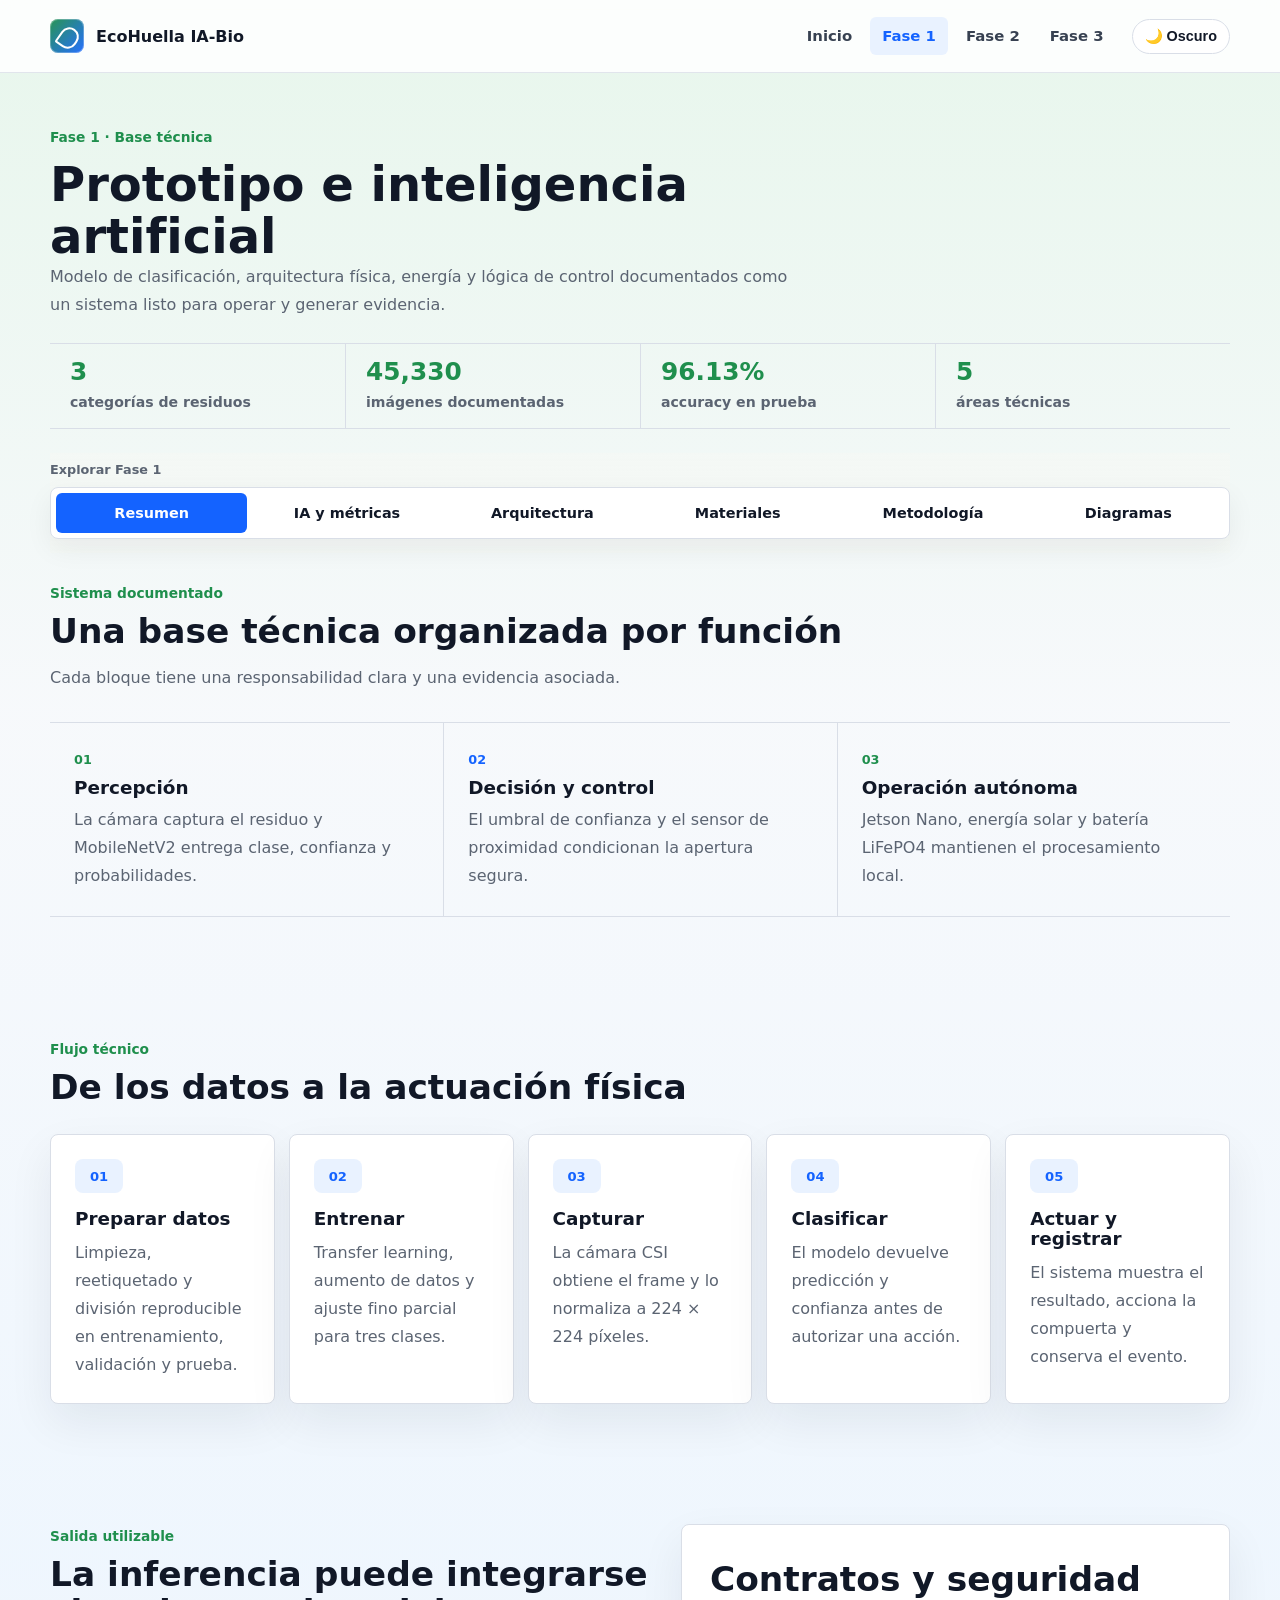
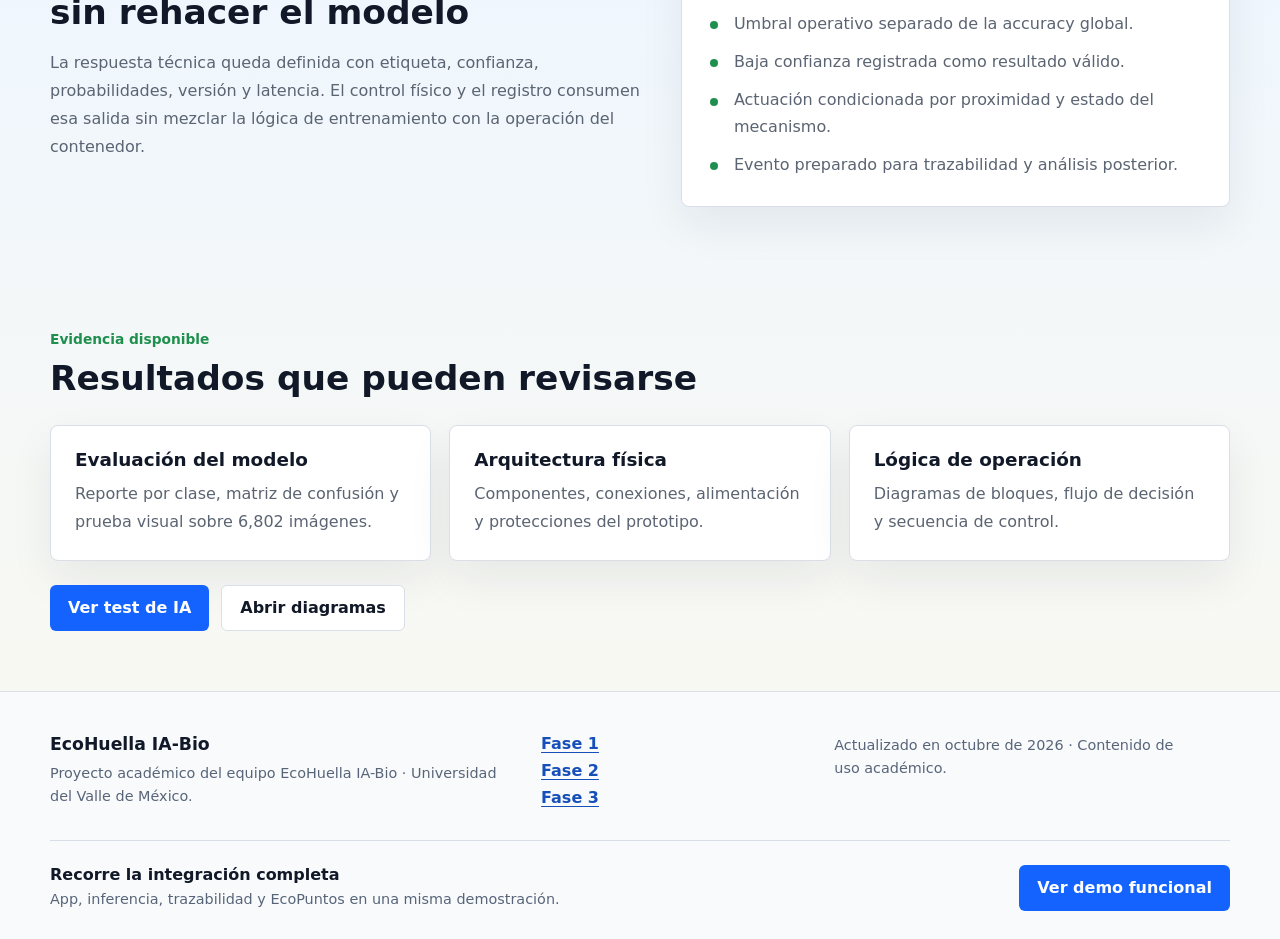
<file: fases.html>
<!doctype html>
<html lang="es">
<head>
  <meta charset="utf-8">
  <meta name="viewport" content="width=device-width, initial-scale=1">
  <meta name="description" content="Fase 1 de EcoHuella IA-Bio: prototipo, modelo de IA, materiales, metodologia y diagramas del sistema.">
  <title>Fase 1 | EcoHuella IA-Bio</title>
  <link rel="stylesheet" href="styles.css?v=20261014-phase3">
</head>
<body class="phase-one-page">
  <header class="site-header">
    <div class="header-inner">
      <a class="brand" href="index.html" aria-label="Inicio de EcoHuella IA-Bio">
        <span class="brand-mark" aria-hidden="true"></span>
        <span>EcoHuella IA-Bio</span>
      </a>
      <button class="nav-toggle" type="button" aria-label="Abrir navegación" aria-expanded="false" aria-controls="site-navigation">
        <span></span>
        <span></span>
        <span></span>
      </button>
      <nav class="top-nav" id="site-navigation" aria-label="Navegación principal">
        <a href="index.html">Inicio</a>
        <a href="fases.html">Fase 1</a>
        <a href="fase2.html">Fase 2</a>
        <a href="fase3.html">Fase 3</a>
        <button class="theme-toggle" type="button" aria-pressed="false">🌙 Oscuro</button>
      </nav>
    </div>
  </header>

  <main id="fase-1">
    <section class="page-hero phase-page-hero phase-one-hero">
      <p class="eyebrow">Fase 1 · Base técnica</p>
      <h1>Prototipo e inteligencia artificial</h1>
      <p>
        Modelo de clasificación, arquitectura física, energía y lógica de control
        documentados como un sistema listo para operar y generar evidencia.
      </p>
      <dl class="phase-facts" aria-label="Resumen de Fase 1">
        <div><dt>3</dt><dd>categorías de residuos</dd></div>
        <div><dt>45,330</dt><dd>imágenes documentadas</dd></div>
        <div><dt>96.13%</dt><dd>accuracy en prueba</dd></div>
        <div><dt>5</dt><dd>áreas técnicas</dd></div>
      </dl>
    </section>

    <nav class="phase-section-tabs-shell" aria-label="Secciones de Fase 1">
      <p class="phase-section-tabs-label">Explorar Fase 1</p>
      <div class="phase-section-tabs">
        <a class="active" href="fases.html#resumen" aria-current="page">Resumen</a>
        <a href="ia.html">IA y métricas</a>
        <a href="tecnico.html">Arquitectura</a>
        <a href="materiales.html">Materiales</a>
        <a href="metodologia.html">Metodología</a>
        <a href="diagramas.html">Diagramas</a>
      </div>
    </nav>

    <section class="section phase-one-overview" id="resumen">
      <div class="section-heading phase-two-heading">
        <p class="eyebrow">Sistema documentado</p>
        <h2>Una base técnica organizada por función</h2>
        <p>Cada bloque tiene una responsabilidad clara y una evidencia asociada.</p>
      </div>
      <div class="phase-one-pillars">
        <article><span>01</span><h3>Percepción</h3><p>La cámara captura el residuo y MobileNetV2 entrega clase, confianza y probabilidades.</p></article>
        <article><span>02</span><h3>Decisión y control</h3><p>El umbral de confianza y el sensor de proximidad condicionan la apertura segura.</p></article>
        <article><span>03</span><h3>Operación autónoma</h3><p>Jetson Nano, energía solar y batería LiFePO4 mantienen el procesamiento local.</p></article>
      </div>
    </section>

    <section class="section">
      <div class="section-heading">
        <p class="eyebrow">Flujo técnico</p>
        <h2>De los datos a la actuación física</h2>
      </div>
      <div class="workflow-grid phase-one-flow">
        <article class="workflow-card"><span>01</span><h3>Preparar datos</h3><p>Limpieza, reetiquetado y división reproducible en entrenamiento, validación y prueba.</p></article>
        <article class="workflow-card"><span>02</span><h3>Entrenar</h3><p>Transfer learning, aumento de datos y ajuste fino parcial para tres clases.</p></article>
        <article class="workflow-card"><span>03</span><h3>Capturar</h3><p>La cámara CSI obtiene el frame y lo normaliza a 224 × 224 píxeles.</p></article>
        <article class="workflow-card"><span>04</span><h3>Clasificar</h3><p>El modelo devuelve predicción y confianza antes de autorizar una acción.</p></article>
        <article class="workflow-card"><span>05</span><h3>Actuar y registrar</h3><p>El sistema muestra el resultado, acciona la compuerta y conserva el evento.</p></article>
      </div>
    </section>

    <section class="section two-column phase-one-readiness">
      <div>
        <p class="eyebrow">Salida utilizable</p>
        <h2>La inferencia puede integrarse sin rehacer el modelo</h2>
        <p>
          La respuesta técnica queda definida con etiqueta, confianza, probabilidades,
          versión y latencia. El control físico y el registro consumen esa salida sin
          mezclar la lógica de entrenamiento con la operación del contenedor.
        </p>
      </div>
      <div class="checklist-panel">
        <h2>Contratos y seguridad</h2>
        <ul class="clean-list">
          <li>Umbral operativo separado de la accuracy global.</li>
          <li>Baja confianza registrada como resultado válido.</li>
          <li>Actuación condicionada por proximidad y estado del mecanismo.</li>
          <li>Evento preparado para trazabilidad y análisis posterior.</li>
        </ul>
      </div>
    </section>

    <section class="section phase-one-evidence">
      <div class="section-heading">
        <p class="eyebrow">Evidencia disponible</p>
        <h2>Resultados que pueden revisarse</h2>
      </div>
      <div class="phase-check-grid phase-compact-grid">
        <article><h3>Evaluación del modelo</h3><p>Reporte por clase, matriz de confusión y prueba visual sobre 6,802 imágenes.</p></article>
        <article><h3>Arquitectura física</h3><p>Componentes, conexiones, alimentación y protecciones del prototipo.</p></article>
        <article><h3>Lógica de operación</h3><p>Diagramas de bloques, flujo de decisión y secuencia de control.</p></article>
      </div>
      <div class="phase-one-actions">
        <a class="button inline-button" href="ia.html#test-video">Ver test de IA</a>
        <a class="button quiet-button" href="diagramas.html">Abrir diagramas</a>
      </div>
    </section>
  </main>

  <footer class="site-footer">
    <div class="footer-inner">
      <div class="footer-intro">
        <strong>EcoHuella IA-Bio</strong>
        <p>Proyecto académico del equipo EcoHuella IA-Bio · Universidad del Valle de México.</p>
      </div>
      <nav class="footer-links" aria-label="Enlaces del proyecto">
        <a href="fases.html">Fase 1</a>
        <a href="fase2.html">Fase 2</a>
        <a href="fase3.html">Fase 3</a>
      </nav>
      <p class="footer-date">Actualizado en octubre de 2026 · Contenido de uso académico.</p>
    </div>
    <div class="footer-cta">
      <div><strong>Recorre la integración completa</strong><p>App, inferencia, trazabilidad y EcoPuntos en una misma demostración.</p></div>
      <a class="button footer-button" href="fase2.html#demo-funcional">Ver demo funcional</a>
    </div>
  </footer>

  <script src="script.js?v=20261014-phase3"></script>
</body>
</html>
</file>
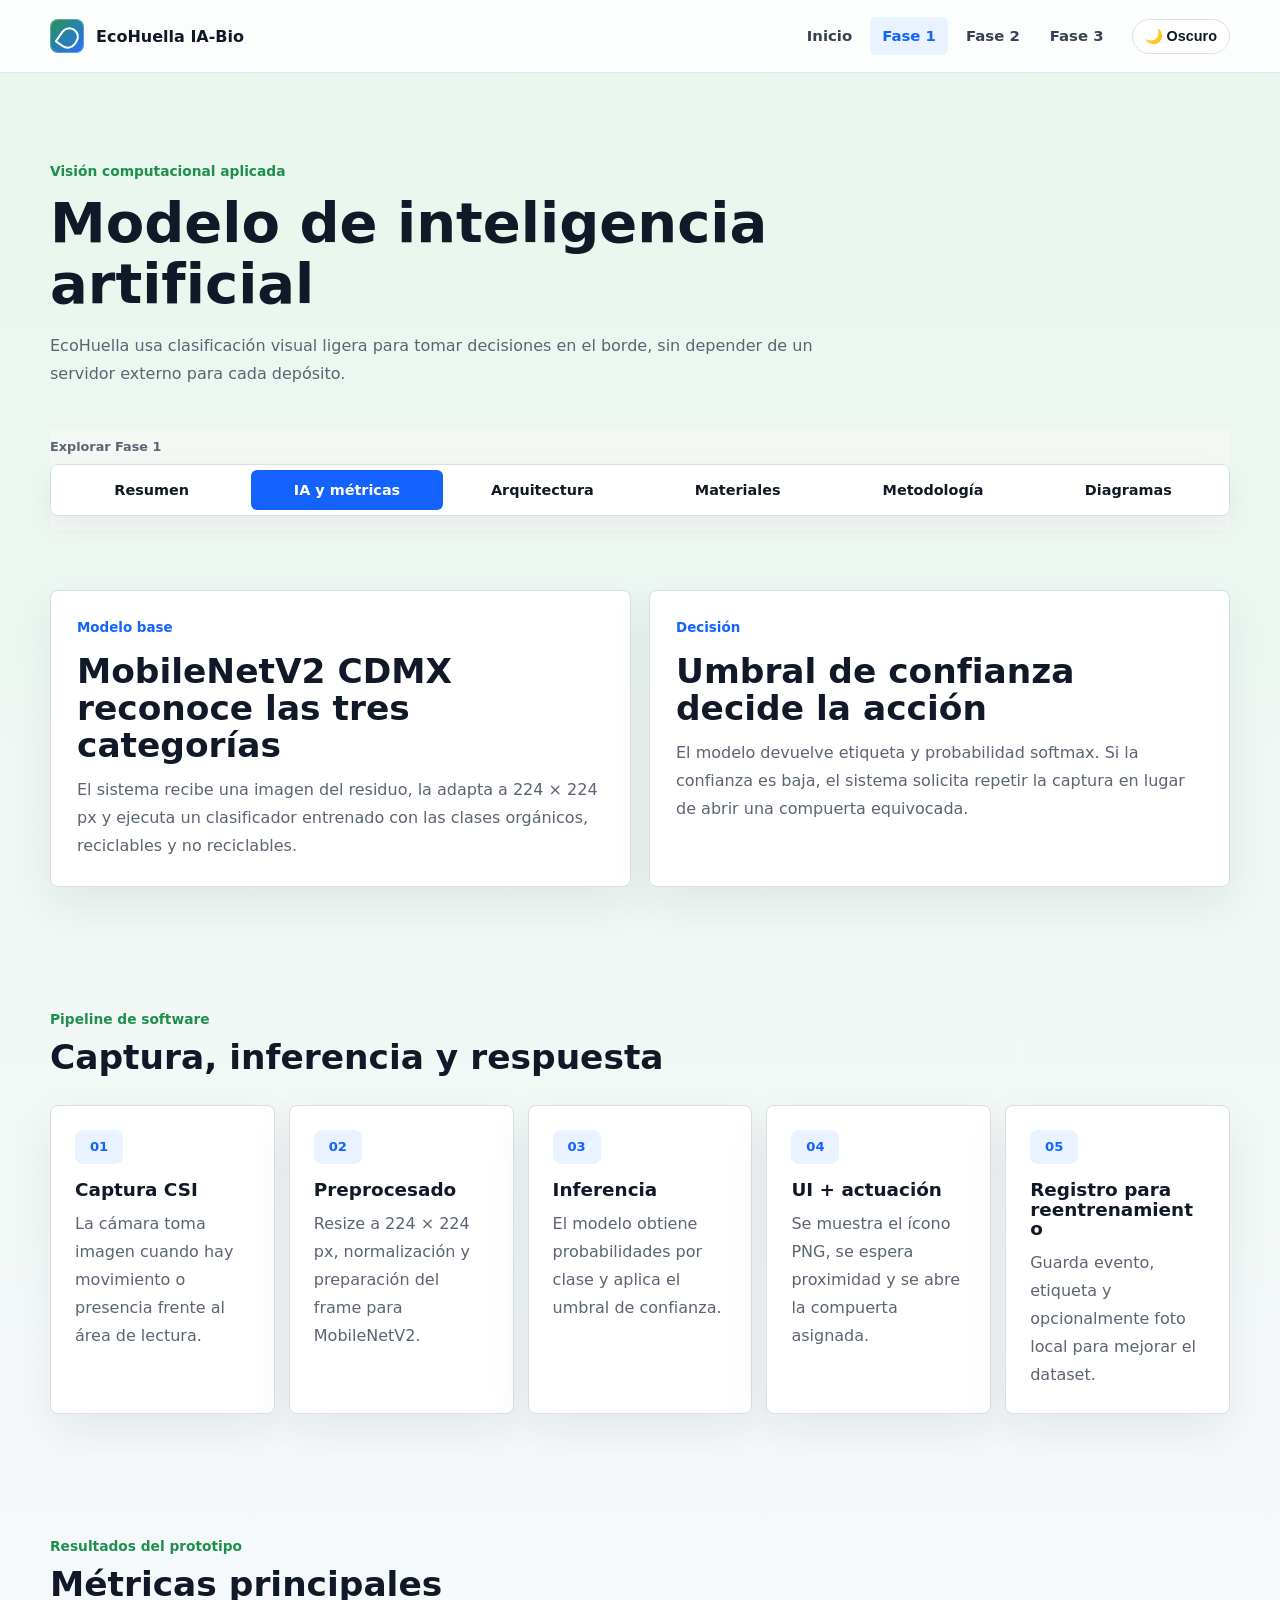
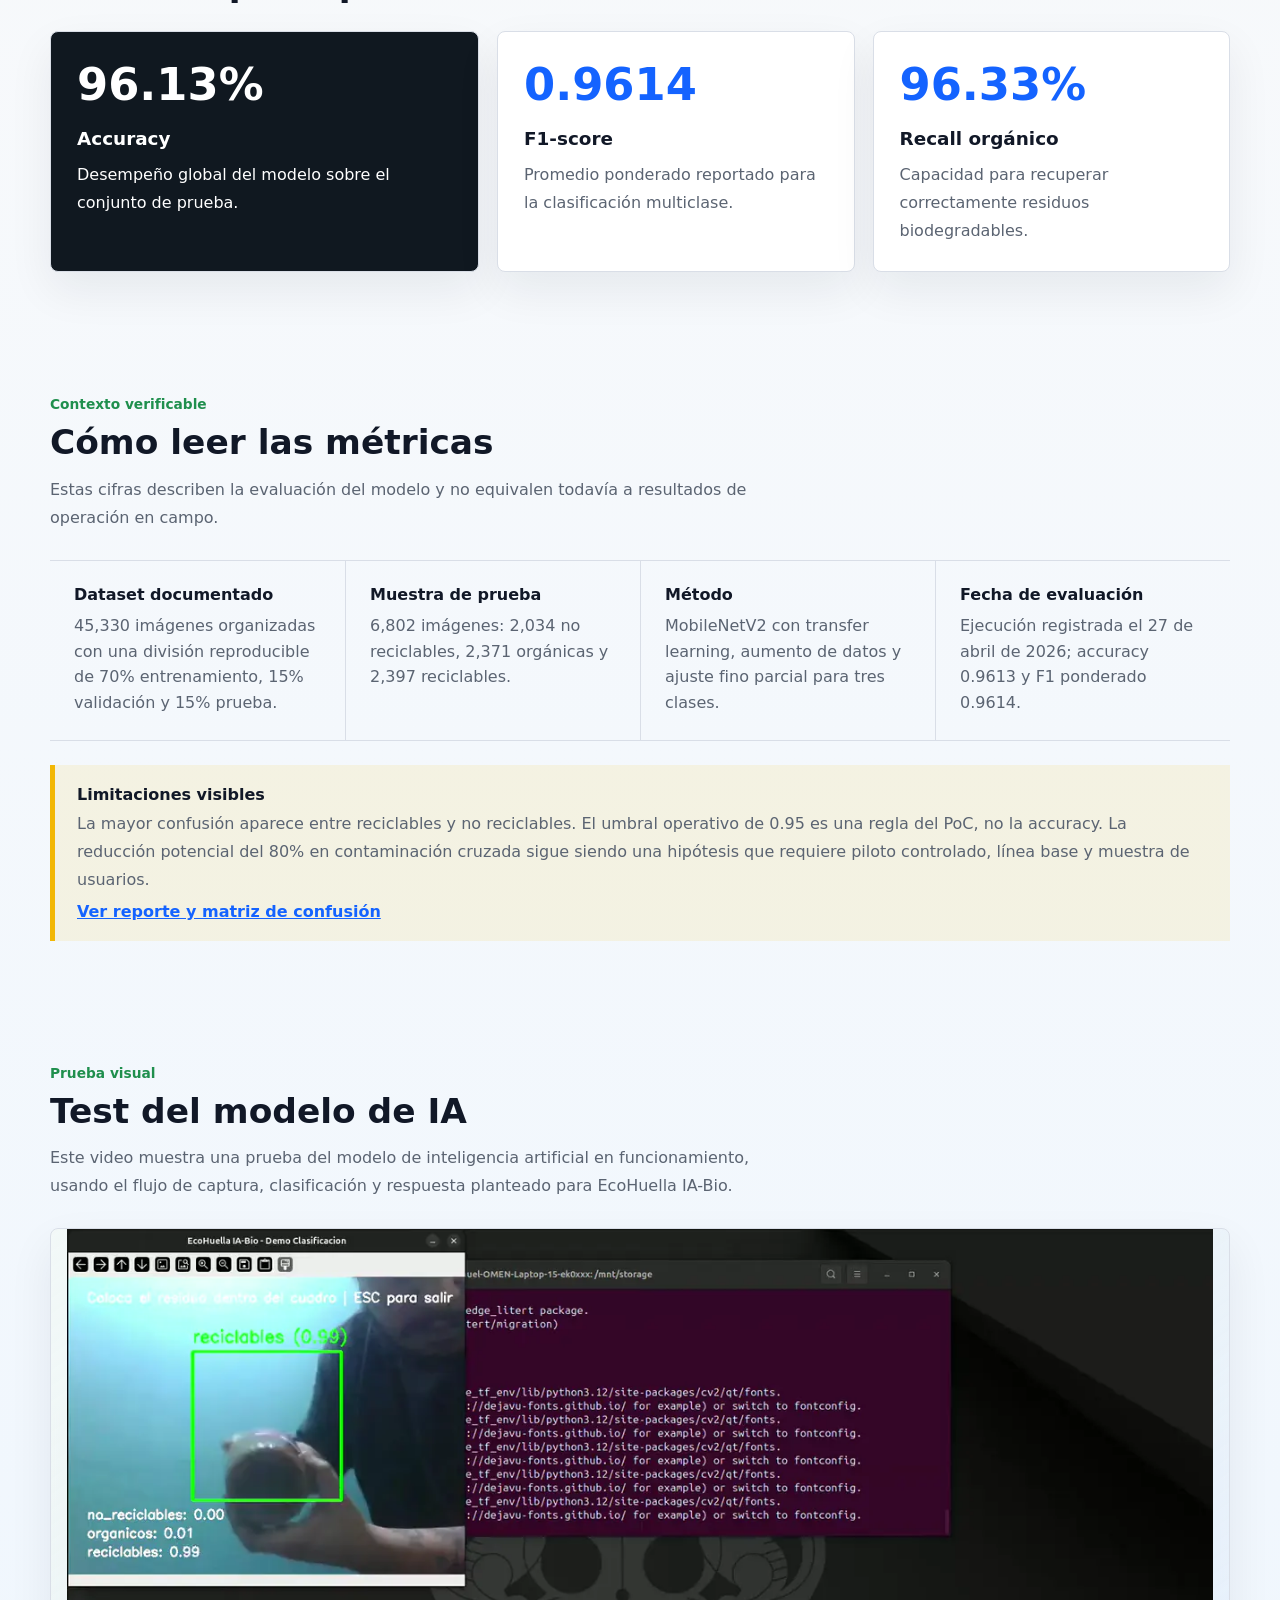
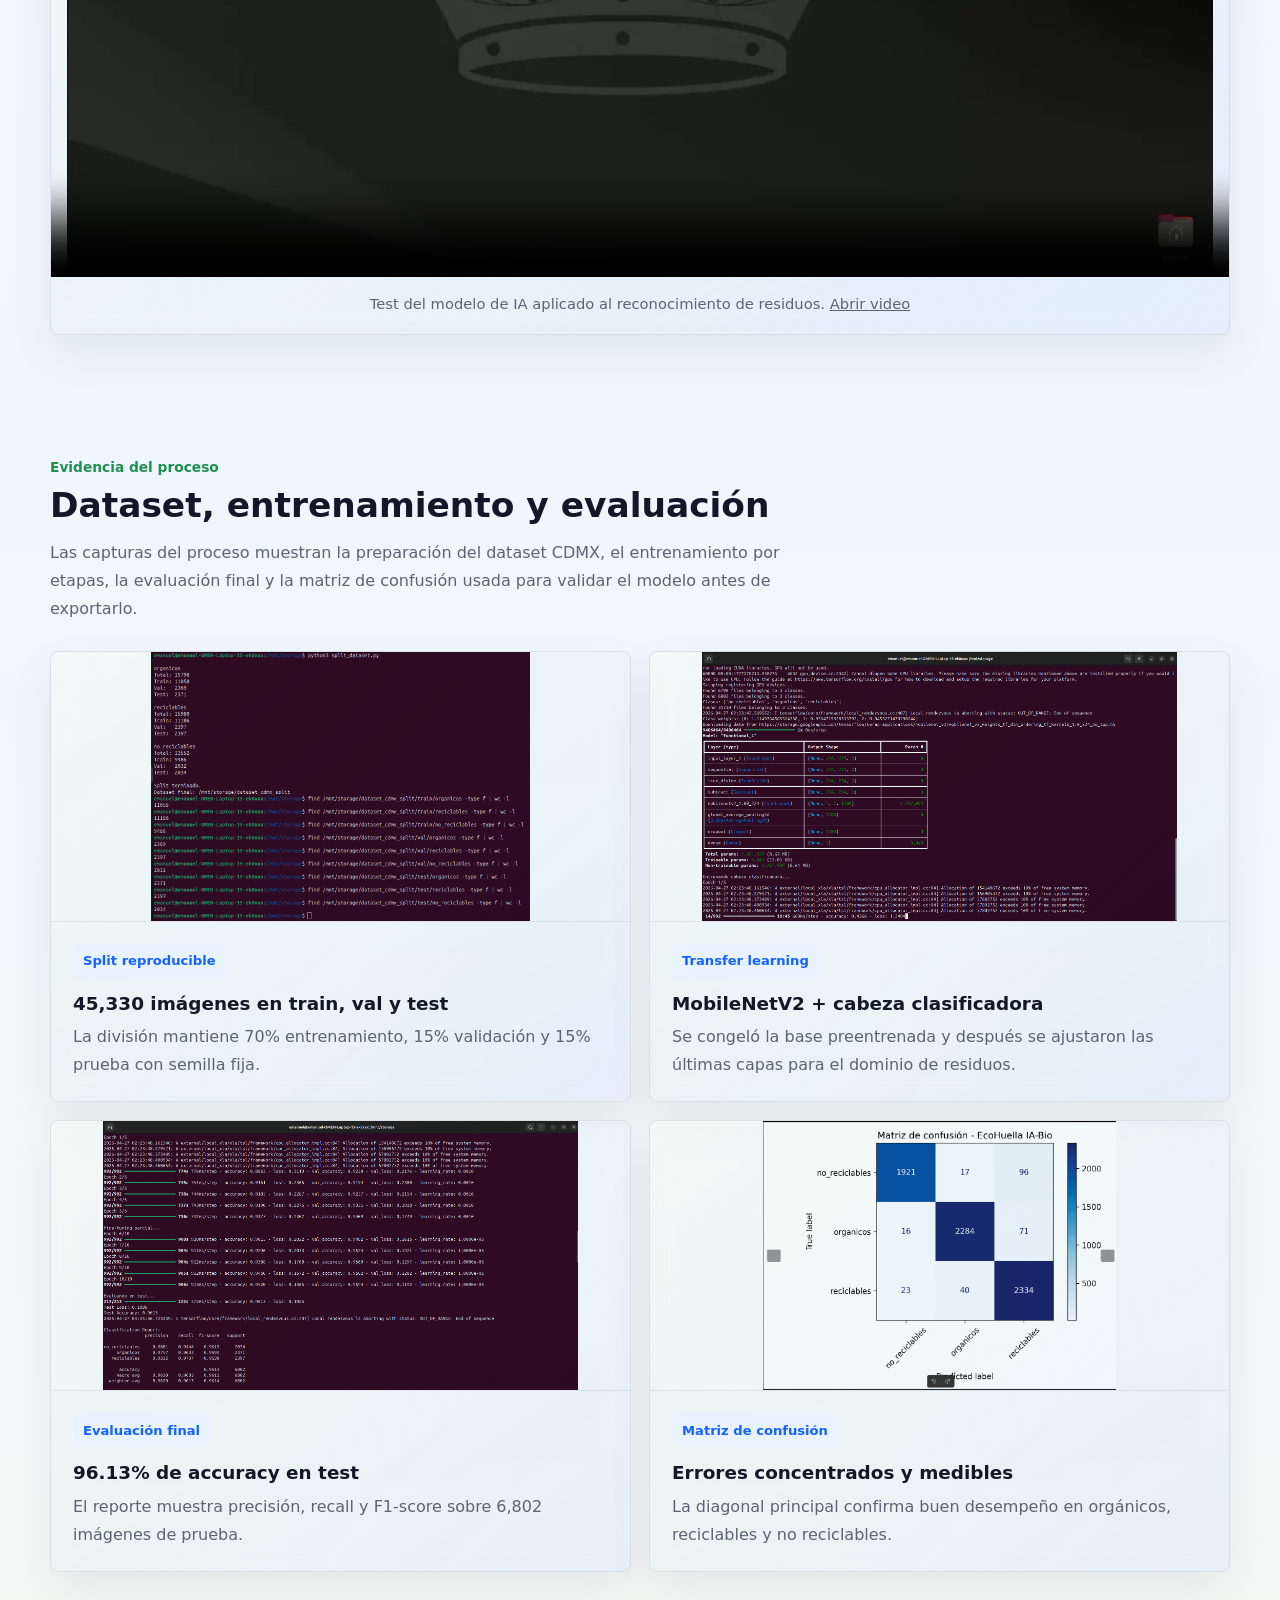
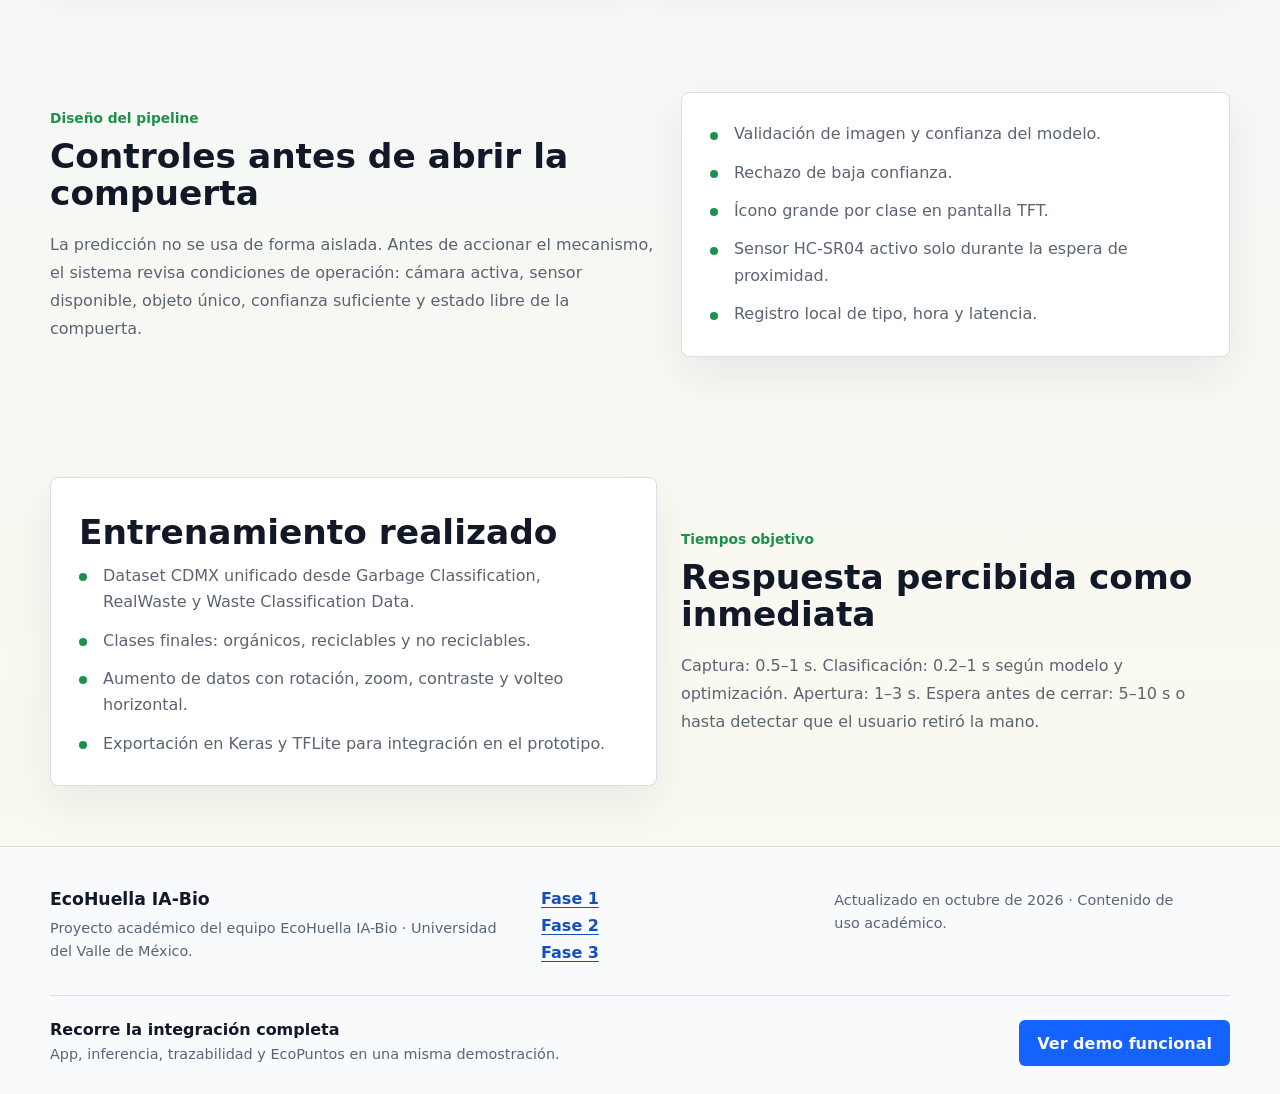
<file: ia.html>
<!doctype html>
<html lang="es">
<head>
  <meta charset="utf-8">
  <meta name="viewport" content="width=device-width, initial-scale=1">
  <meta name="description" content="Modelo de inteligencia artificial de EcoHuella IA-Bio: clasificación, entrenamiento y métricas.">
  <title>IA y métricas | EcoHuella IA-Bio</title>
  <link rel="stylesheet" href="styles.css?v=20261014-phase3">
</head>
<body class="phase-one-page">
  <header class="site-header">
    <div class="header-inner">
      <a class="brand" href="index.html" aria-label="Inicio de EcoHuella IA-Bio">
        <span class="brand-mark" aria-hidden="true"></span>
        <span>EcoHuella IA-Bio</span>
      </a>
      <button class="nav-toggle" type="button" aria-label="Abrir navegación" aria-expanded="false" aria-controls="site-navigation">
        <span></span>
        <span></span>
        <span></span>
      </button>
      <nav class="top-nav" id="site-navigation" aria-label="Navegación principal">
        <a href="index.html">Inicio</a>
        <a href="fases.html">Fase 1</a>
        <a href="fase2.html">Fase 2</a>
        <a href="fase3.html">Fase 3</a>
        <button class="theme-toggle" type="button" aria-pressed="false">🌙 Oscuro</button>
      </nav>
    </div>
  </header>

  <main>
    <section class="page-hero">
      <p class="eyebrow">Visión computacional aplicada</p>
      <h1>Modelo de inteligencia artificial</h1>
      <p>
        EcoHuella usa clasificación visual ligera para tomar decisiones en el
        borde, sin depender de un servidor externo para cada depósito.
      </p>
    </section>

    <nav class="phase-section-tabs-shell" aria-label="Secciones de Fase 1">
      <p class="phase-section-tabs-label">Explorar Fase 1</p>
      <div class="phase-section-tabs">
        <a href="fases.html#resumen">Resumen</a>
        <a class="active" href="ia.html" aria-current="page">IA y métricas</a>
        <a href="tecnico.html">Arquitectura</a>
        <a href="materiales.html">Materiales</a>
        <a href="metodologia.html">Metodología</a>
        <a href="diagramas.html">Diagramas</a>
      </div>
    </nav>

    <section class="section split-cards">
      <article class="feature-card">
        <span class="feature-label">Modelo base</span>
        <h2>MobileNetV2 CDMX reconoce las tres categorías</h2>
        <p>
          El sistema recibe una imagen del residuo, la adapta a 224 × 224 px y
          ejecuta un clasificador entrenado con las clases orgánicos,
          reciclables y no reciclables.
        </p>
      </article>
      <article class="feature-card">
        <span class="feature-label">Decisión</span>
        <h2>Umbral de confianza decide la acción</h2>
        <p>
          El modelo devuelve etiqueta y probabilidad softmax. Si la confianza
          es baja, el sistema solicita repetir la captura en lugar de abrir una
          compuerta equivocada.
        </p>
      </article>
    </section>

    <section class="section">
      <div class="section-heading">
        <p class="eyebrow">Pipeline de software</p>
        <h2>Captura, inferencia y respuesta</h2>
      </div>
      <div class="workflow-grid">
        <article class="workflow-card">
          <span>01</span>
          <h3>Captura CSI</h3>
          <p>La cámara toma imagen cuando hay movimiento o presencia frente al área de lectura.</p>
        </article>
        <article class="workflow-card">
          <span>02</span>
          <h3>Preprocesado</h3>
          <p>Resize a 224 × 224 px, normalización y preparación del frame para MobileNetV2.</p>
        </article>
        <article class="workflow-card">
          <span>03</span>
          <h3>Inferencia</h3>
          <p>El modelo obtiene probabilidades por clase y aplica el umbral de confianza.</p>
        </article>
        <article class="workflow-card">
          <span>04</span>
          <h3>UI + actuación</h3>
          <p>Se muestra el ícono PNG, se espera proximidad y se abre la compuerta asignada.</p>
        </article>
        <article class="workflow-card">
          <span>05</span>
          <h3>Registro para reentrenamiento</h3>
          <p>Guarda evento, etiqueta y opcionalmente foto local para mejorar el dataset.</p>
        </article>
      </div>
    </section>

    <section class="section">
      <div class="section-heading">
        <p class="eyebrow">Resultados del prototipo</p>
        <h2>Métricas principales</h2>
      </div>
      <div class="metric-layout">
        <article class="metric-card strong">
          <span class="metric-value">96.13%</span>
          <h3>Accuracy</h3>
          <p>Desempeño global del modelo sobre el conjunto de prueba.</p>
        </article>
        <article class="metric-card">
          <span class="metric-value">0.9614</span>
          <h3>F1-score</h3>
          <p>Promedio ponderado reportado para la clasificación multiclase.</p>
        </article>
        <article class="metric-card">
          <span class="metric-value">96.33%</span>
          <h3>Recall orgánico</h3>
          <p>Capacidad para recuperar correctamente residuos biodegradables.</p>
        </article>
      </div>
    </section>

    <section class="section metric-context" id="contexto-metricas">
      <div class="section-heading">
        <p class="eyebrow">Contexto verificable</p>
        <h2>Cómo leer las métricas</h2>
        <p>Estas cifras describen la evaluación del modelo y no equivalen todavía a resultados de operación en campo.</p>
      </div>
      <dl class="metric-context-grid">
        <div><dt>Dataset documentado</dt><dd>45,330 imágenes organizadas con una división reproducible de 70% entrenamiento, 15% validación y 15% prueba.</dd></div>
        <div><dt>Muestra de prueba</dt><dd>6,802 imágenes: 2,034 no reciclables, 2,371 orgánicas y 2,397 reciclables.</dd></div>
        <div><dt>Método</dt><dd>MobileNetV2 con transfer learning, aumento de datos y ajuste fino parcial para tres clases.</dd></div>
        <div><dt>Fecha de evaluación</dt><dd>Ejecución registrada el 27 de abril de 2026; accuracy 0.9613 y F1 ponderado 0.9614.</dd></div>
      </dl>
      <div class="metric-limitations">
        <strong>Limitaciones visibles</strong>
        <p>La mayor confusión aparece entre reciclables y no reciclables. El umbral operativo de 0.95 es una regla del PoC, no la accuracy. La reducción potencial del 80% en contaminación cruzada sigue siendo una hipótesis que requiere piloto controlado, línea base y muestra de usuarios.</p>
        <a href="#evidencia-modelo">Ver reporte y matriz de confusión</a>
      </div>
    </section>

    <section class="section" id="test-video">
      <div class="section-heading">
        <p class="eyebrow">Prueba visual</p>
        <h2>Test del modelo de IA</h2>
        <p>
          Este video muestra una prueba del modelo de inteligencia artificial en
          funcionamiento, usando el flujo de captura, clasificación y respuesta
          planteado para EcoHuella IA-Bio.
        </p>
      </div>
      <figure class="video-panel">
        <video controls preload="metadata" playsinline width="1280" height="720" poster="assets/test-modelo-ia-poster.webp" aria-label="Video del test del modelo de IA">
          <source src="assets/test-modelo-ia.mp4?v=20260821-video" type="video/mp4">
          Tu navegador no puede reproducir este video.
        </video>
        <figcaption>Test del modelo de IA aplicado al reconocimiento de residuos. <a href="assets/test-modelo-ia.mp4?v=20260821-video" target="_blank" rel="noopener">Abrir video</a></figcaption>
      </figure>
    </section>

    <section class="section" id="evidencia-modelo">
      <div class="section-heading">
        <p class="eyebrow">Evidencia del proceso</p>
        <h2>Dataset, entrenamiento y evaluación</h2>
        <p>
          Las capturas del proceso muestran la preparación del dataset CDMX, el
          entrenamiento por etapas, la evaluación final y la matriz de confusión
          usada para validar el modelo antes de exportarlo.
        </p>
      </div>
      <div class="training-grid">
        <article class="training-shot">
          <img src="assets/entrenamiento-04.png" alt="Terminal con split 70 15 15 del dataset CDMX" loading="lazy">
          <div>
            <span>Split reproducible</span>
            <h3>45,330 imágenes en train, val y test</h3>
            <p>La división mantiene 70% entrenamiento, 15% validación y 15% prueba con semilla fija.</p>
          </div>
        </article>
        <article class="training-shot">
          <img src="assets/entrenamiento-07.png" alt="Resumen del modelo MobileNetV2 entrenado para EcoHuella" loading="lazy">
          <div>
            <span>Transfer learning</span>
            <h3>MobileNetV2 + cabeza clasificadora</h3>
            <p>Se congeló la base preentrenada y después se ajustaron las últimas capas para el dominio de residuos.</p>
          </div>
        </article>
        <article class="training-shot">
          <img src="assets/entrenamiento-05.png" alt="Reporte de entrenamiento y métricas finales del modelo" loading="lazy">
          <div>
            <span>Evaluación final</span>
            <h3>96.13% de accuracy en test</h3>
            <p>El reporte muestra precisión, recall y F1-score sobre 6,802 imágenes de prueba.</p>
          </div>
        </article>
        <article class="training-shot">
          <img src="assets/entrenamiento-06.png" alt="Matriz de confusión del modelo EcoHuella IA-Bio" loading="lazy">
          <div>
            <span>Matriz de confusión</span>
            <h3>Errores concentrados y medibles</h3>
            <p>La diagonal principal confirma buen desempeño en orgánicos, reciclables y no reciclables.</p>
          </div>
        </article>
      </div>
    </section>

    <section class="section two-column">
      <div>
        <p class="eyebrow">Diseño del pipeline</p>
        <h2>Controles antes de abrir la compuerta</h2>
        <p>
          La predicción no se usa de forma aislada. Antes de accionar el
          mecanismo, el sistema revisa condiciones de operación: cámara activa,
          sensor disponible, objeto único, confianza suficiente y estado libre de
          la compuerta.
        </p>
      </div>
      <div class="checklist-panel">
        <ul class="clean-list">
          <li>Validación de imagen y confianza del modelo.</li>
          <li>Rechazo de baja confianza.</li>
          <li>Ícono grande por clase en pantalla TFT.</li>
          <li>Sensor HC-SR04 activo solo durante la espera de proximidad.</li>
          <li>Registro local de tipo, hora y latencia.</li>
        </ul>
      </div>
    </section>

    <section class="section two-column">
      <div class="checklist-panel">
        <h2>Entrenamiento realizado</h2>
        <ul class="clean-list">
          <li>Dataset CDMX unificado desde Garbage Classification, RealWaste y Waste Classification Data.</li>
          <li>Clases finales: orgánicos, reciclables y no reciclables.</li>
          <li>Aumento de datos con rotación, zoom, contraste y volteo horizontal.</li>
          <li>Exportación en Keras y TFLite para integración en el prototipo.</li>
        </ul>
      </div>
      <div>
        <p class="eyebrow">Tiempos objetivo</p>
        <h2>Respuesta percibida como inmediata</h2>
        <p>
          Captura: 0.5–1 s. Clasificación: 0.2–1 s según modelo y optimización.
          Apertura: 1–3 s. Espera antes de cerrar: 5–10 s o hasta detectar que
          el usuario retiró la mano.
        </p>
      </div>
    </section>
  </main>

  <footer class="site-footer">
    <div class="footer-inner">
      <div class="footer-intro">
        <strong>EcoHuella IA-Bio</strong>
        <p>Proyecto académico del equipo EcoHuella IA-Bio · Universidad del Valle de México.</p>
      </div>
      <nav class="footer-links" aria-label="Enlaces del proyecto">
        <a href="fases.html">Fase 1</a>
        <a href="fase2.html">Fase 2</a>
        <a href="fase3.html">Fase 3</a>
      </nav>
      <p class="footer-date">Actualizado en octubre de 2026 · Contenido de uso académico.</p>
    </div>
    <div class="footer-cta">
      <div><strong>Recorre la integración completa</strong><p>App, inferencia, trazabilidad y EcoPuntos en una misma demostración.</p></div>
      <a class="button footer-button" href="fase2.html#demo-funcional">Ver demo funcional</a>
    </div>
  </footer>

  <script src="script.js?v=20261014-phase3"></script>
</body>
</html>
</file>
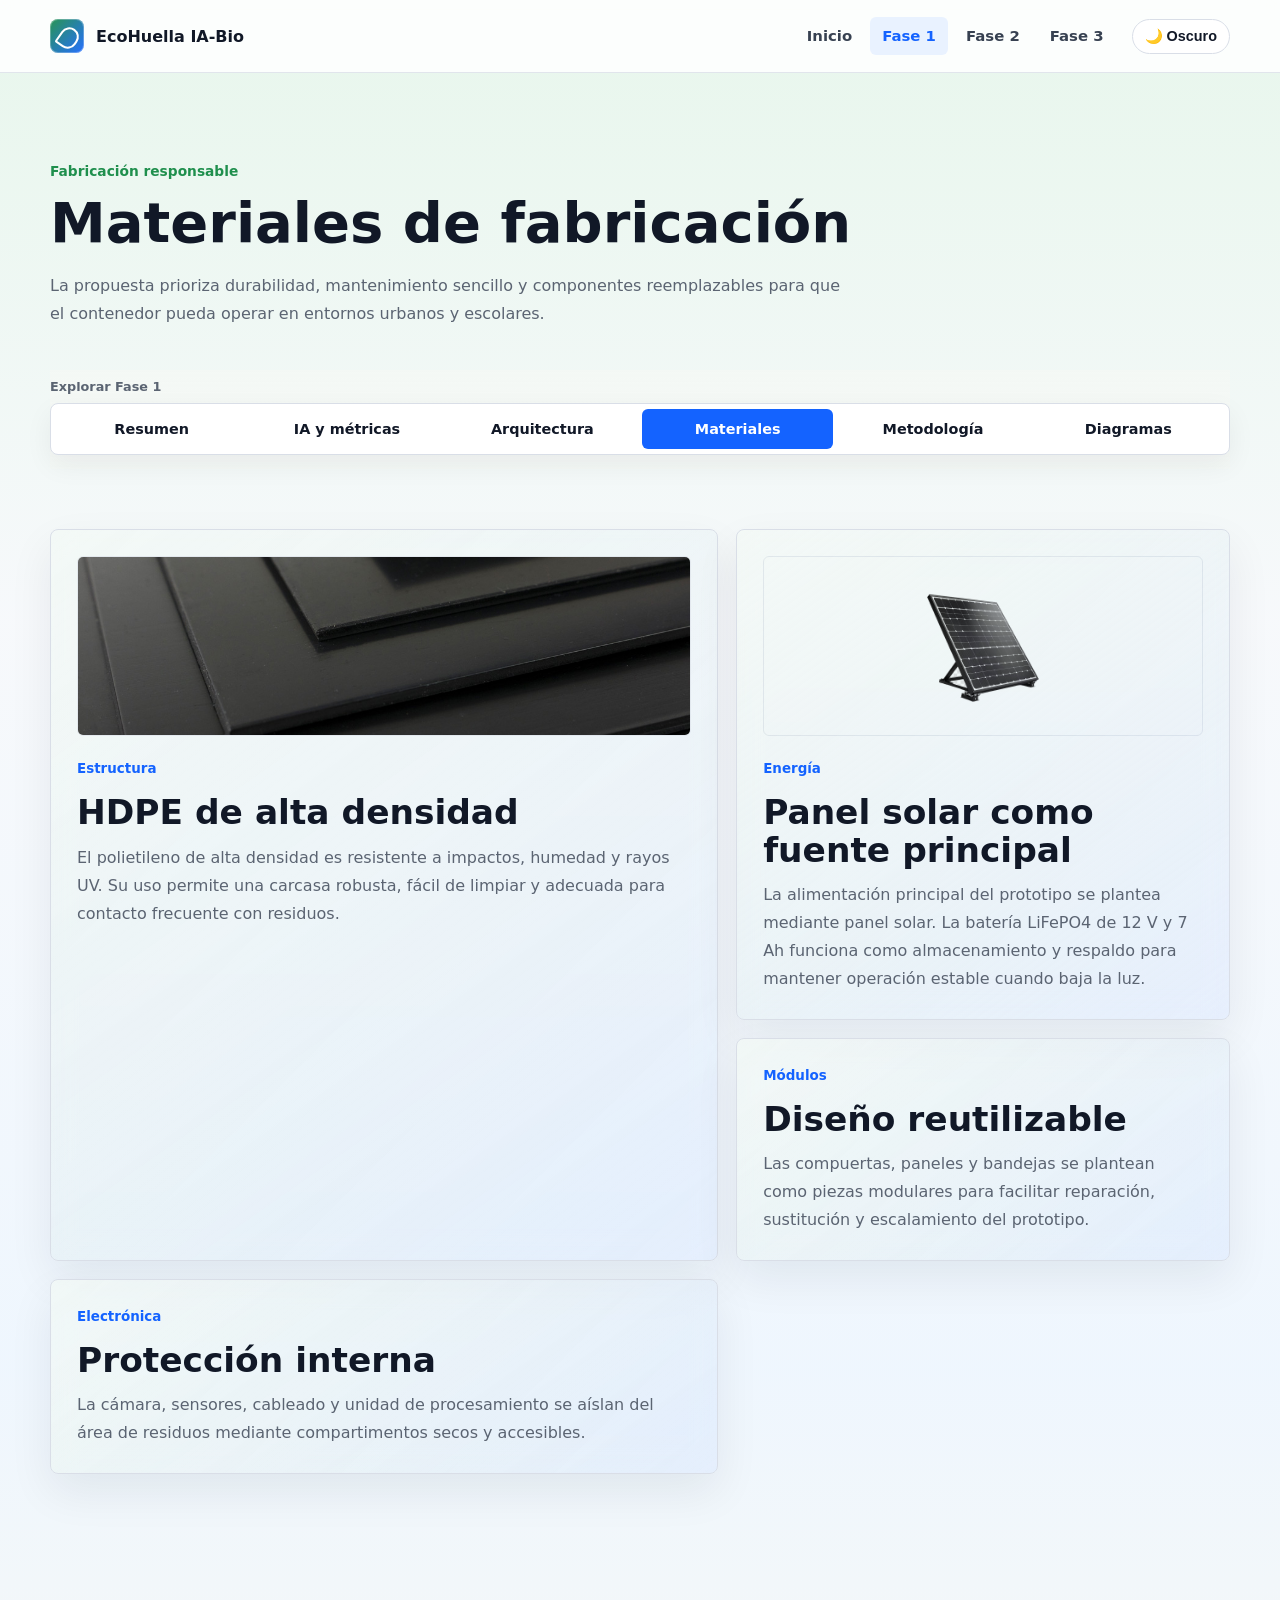
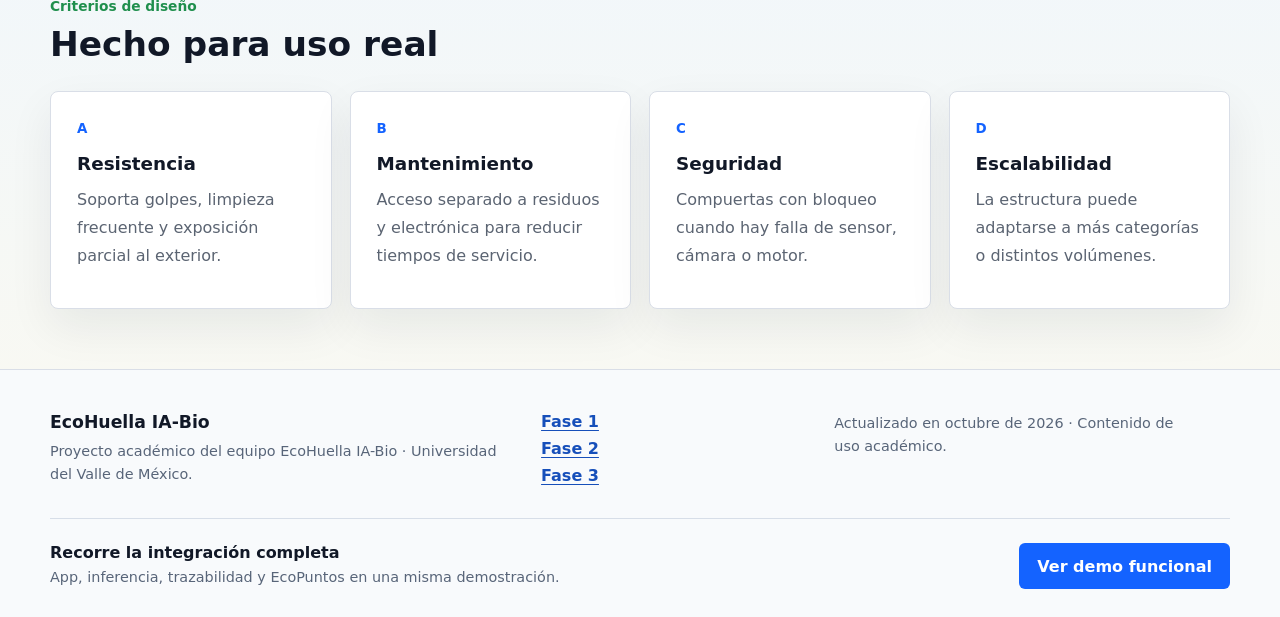
<file: materiales.html>
<!doctype html>
<html lang="es">
<head>
  <meta charset="utf-8">
  <meta name="viewport" content="width=device-width, initial-scale=1">
  <meta name="description" content="Materiales y criterios de fabricación de EcoHuella IA-Bio.">
  <title>Materiales | EcoHuella IA-Bio</title>
  <link rel="stylesheet" href="styles.css?v=20261014-phase3">
</head>
<body class="phase-one-page">
  <header class="site-header">
    <div class="header-inner">
      <a class="brand" href="index.html" aria-label="Inicio de EcoHuella IA-Bio">
        <span class="brand-mark" aria-hidden="true"></span>
        <span>EcoHuella IA-Bio</span>
      </a>
      <button class="nav-toggle" type="button" aria-label="Abrir navegación" aria-expanded="false" aria-controls="site-navigation">
        <span></span>
        <span></span>
        <span></span>
      </button>
      <nav class="top-nav" id="site-navigation" aria-label="Navegación principal">
        <a href="index.html">Inicio</a>
        <a href="fases.html">Fase 1</a>
        <a href="fase2.html">Fase 2</a>
        <a href="fase3.html">Fase 3</a>
        <button class="theme-toggle" type="button" aria-pressed="false">🌙 Oscuro</button>
      </nav>
    </div>
  </header>

  <main>
    <section class="page-hero">
      <p class="eyebrow">Fabricación responsable</p>
      <h1>Materiales de fabricación</h1>
      <p>
        La propuesta prioriza durabilidad, mantenimiento sencillo y componentes
        reemplazables para que el contenedor pueda operar en entornos urbanos y
        escolares.
      </p>
    </section>

    <nav class="phase-section-tabs-shell" aria-label="Secciones de Fase 1">
      <p class="phase-section-tabs-label">Explorar Fase 1</p>
      <div class="phase-section-tabs">
        <a href="fases.html#resumen">Resumen</a>
        <a href="ia.html">IA y métricas</a>
        <a href="tecnico.html">Arquitectura</a>
        <a class="active" href="materiales.html" aria-current="page">Materiales</a>
        <a href="metodologia.html">Metodología</a>
        <a href="diagramas.html">Diagramas</a>
      </div>
    </nav>

    <section class="section materials-layout">
      <article class="material-card main-material">
        <img class="card-media" src="assets/hdpe-alta-densidad.jpg" alt="Láminas de HDPE de alta densidad para estructura del contenedor" loading="lazy">
        <span class="feature-label">Estructura</span>
        <h2>HDPE de alta densidad</h2>
        <p>
          El polietileno de alta densidad es resistente a impactos, humedad y
          rayos UV. Su uso permite una carcasa robusta, fácil de limpiar y
          adecuada para contacto frecuente con residuos.
        </p>
      </article>
      <article class="material-card">
        <img class="card-media contain-media" src="assets/paneles-solares-principal-clean.png" alt="Panel solar como fuente principal de alimentación del sistema EcoHuella" loading="lazy">
        <span class="feature-label">Energía</span>
        <h2>Panel solar como fuente principal</h2>
        <p>
          La alimentación principal del prototipo se plantea mediante panel
          solar. La batería LiFePO4 de 12 V y 7 Ah funciona como almacenamiento
          y respaldo para mantener operación estable cuando baja la luz.
        </p>
      </article>
      <article class="material-card">
        <span class="feature-label">Módulos</span>
        <h2>Diseño reutilizable</h2>
        <p>
          Las compuertas, paneles y bandejas se plantean como piezas modulares
          para facilitar reparación, sustitución y escalamiento del prototipo.
        </p>
      </article>
      <article class="material-card">
        <span class="feature-label">Electrónica</span>
        <h2>Protección interna</h2>
        <p>
          La cámara, sensores, cableado y unidad de procesamiento se aíslan del
          área de residuos mediante compartimentos secos y accesibles.
        </p>
      </article>
    </section>

    <section class="section">
      <div class="section-heading">
        <p class="eyebrow">Criterios de diseño</p>
        <h2>Hecho para uso real</h2>
      </div>
      <div class="process-grid">
        <article class="process-card">
          <span class="step-number">A</span>
          <h3>Resistencia</h3>
          <p>Soporta golpes, limpieza frecuente y exposición parcial al exterior.</p>
        </article>
        <article class="process-card">
          <span class="step-number">B</span>
          <h3>Mantenimiento</h3>
          <p>Acceso separado a residuos y electrónica para reducir tiempos de servicio.</p>
        </article>
        <article class="process-card">
          <span class="step-number">C</span>
          <h3>Seguridad</h3>
          <p>Compuertas con bloqueo cuando hay falla de sensor, cámara o motor.</p>
        </article>
        <article class="process-card">
          <span class="step-number">D</span>
          <h3>Escalabilidad</h3>
          <p>La estructura puede adaptarse a más categorías o distintos volúmenes.</p>
        </article>
      </div>
    </section>
  </main>

  <footer class="site-footer">
    <div class="footer-inner">
      <div class="footer-intro">
        <strong>EcoHuella IA-Bio</strong>
        <p>Proyecto académico del equipo EcoHuella IA-Bio · Universidad del Valle de México.</p>
      </div>
      <nav class="footer-links" aria-label="Enlaces del proyecto">
        <a href="fases.html">Fase 1</a>
        <a href="fase2.html">Fase 2</a>
        <a href="fase3.html">Fase 3</a>
      </nav>
      <p class="footer-date">Actualizado en octubre de 2026 · Contenido de uso académico.</p>
    </div>
    <div class="footer-cta">
      <div><strong>Recorre la integración completa</strong><p>App, inferencia, trazabilidad y EcoPuntos en una misma demostración.</p></div>
      <a class="button footer-button" href="fase2.html#demo-funcional">Ver demo funcional</a>
    </div>
  </footer>

  <script src="script.js?v=20261014-phase3"></script>
</body>
</html>
</file>
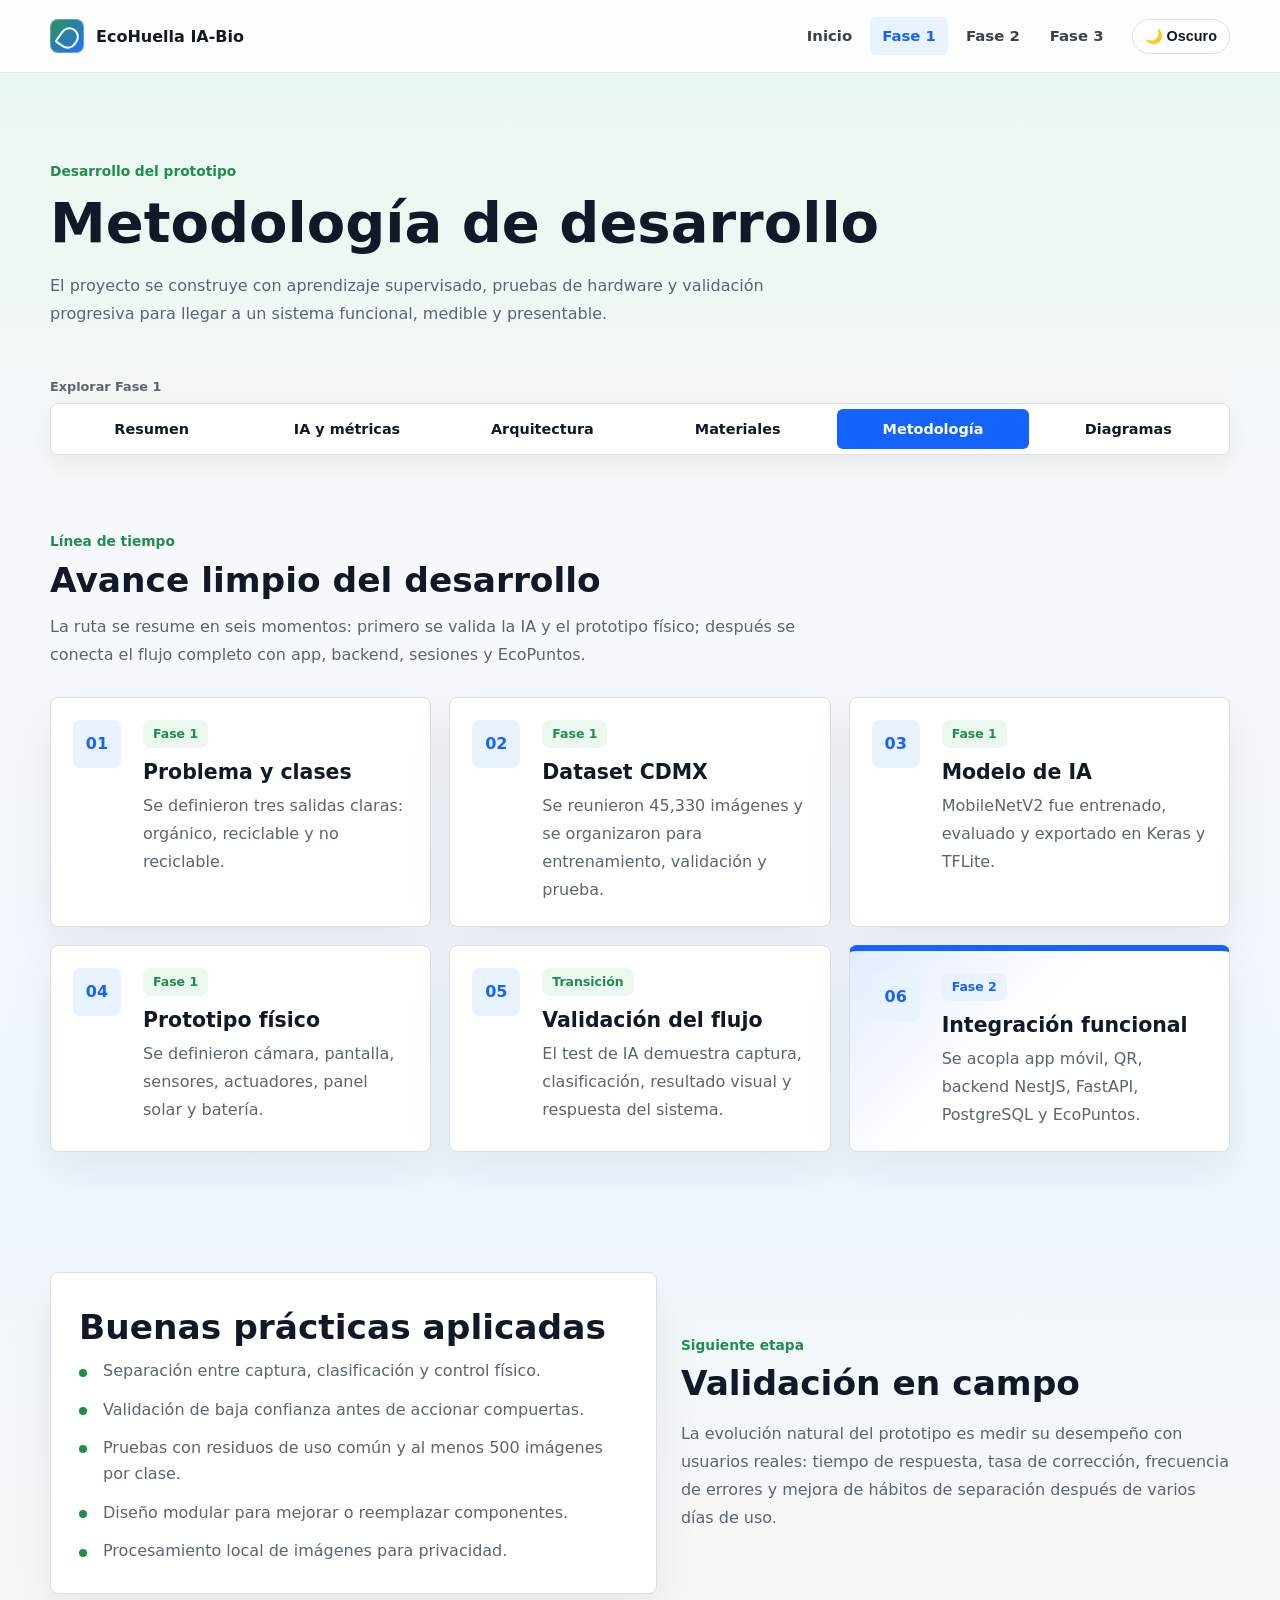
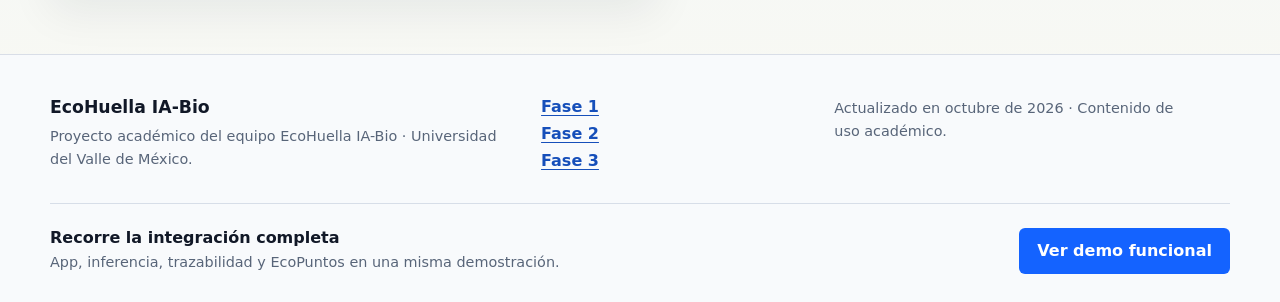
<file: metodologia.html>
<!doctype html>
<html lang="es">
<head>
  <meta charset="utf-8">
  <meta name="viewport" content="width=device-width, initial-scale=1">
  <meta name="description" content="Metodología de desarrollo del sistema EcoHuella IA-Bio.">
  <title>Metodología | EcoHuella IA-Bio</title>
  <link rel="stylesheet" href="styles.css?v=20261014-phase3">
</head>
<body class="phase-one-page">
  <header class="site-header">
    <div class="header-inner">
      <a class="brand" href="index.html" aria-label="Inicio de EcoHuella IA-Bio">
        <span class="brand-mark" aria-hidden="true"></span>
        <span>EcoHuella IA-Bio</span>
      </a>
      <button class="nav-toggle" type="button" aria-label="Abrir navegación" aria-expanded="false" aria-controls="site-navigation">
        <span></span>
        <span></span>
        <span></span>
      </button>
      <nav class="top-nav" id="site-navigation" aria-label="Navegación principal">
        <a href="index.html">Inicio</a>
        <a href="fases.html">Fase 1</a>
        <a href="fase2.html">Fase 2</a>
        <a href="fase3.html">Fase 3</a>
        <button class="theme-toggle" type="button" aria-pressed="false">🌙 Oscuro</button>
      </nav>
    </div>
  </header>

  <main>
    <section class="page-hero">
      <p class="eyebrow">Desarrollo del prototipo</p>
      <h1>Metodología de desarrollo</h1>
      <p>
        El proyecto se construye con aprendizaje supervisado, pruebas de
        hardware y validación progresiva para llegar a un sistema funcional,
        medible y presentable.
      </p>
    </section>

    <nav class="phase-section-tabs-shell" aria-label="Secciones de Fase 1">
      <p class="phase-section-tabs-label">Explorar Fase 1</p>
      <div class="phase-section-tabs">
        <a href="fases.html#resumen">Resumen</a>
        <a href="ia.html">IA y métricas</a>
        <a href="tecnico.html">Arquitectura</a>
        <a href="materiales.html">Materiales</a>
        <a class="active" href="metodologia.html" aria-current="page">Metodología</a>
        <a href="diagramas.html">Diagramas</a>
      </div>
    </nav>

    <section class="section">
      <div class="section-heading">
        <p class="eyebrow">Línea de tiempo</p>
        <h2>Avance limpio del desarrollo</h2>
        <p>
          La ruta se resume en seis momentos: primero se valida la IA y el
          prototipo físico; después se conecta el flujo completo con app,
          backend, sesiones y EcoPuntos.
        </p>
      </div>
      <div class="timeline clean-timeline">
        <article class="timeline-item">
          <span>01</span>
          <div>
            <small>Fase 1</small>
            <h2>Problema y clases</h2>
            <p>Se definieron tres salidas claras: orgánico, reciclable y no reciclable.</p>
          </div>
        </article>
        <article class="timeline-item">
          <span>02</span>
          <div>
            <small>Fase 1</small>
            <h2>Dataset CDMX</h2>
            <p>Se reunieron 45,330 imágenes y se organizaron para entrenamiento, validación y prueba.</p>
          </div>
        </article>
        <article class="timeline-item">
          <span>03</span>
          <div>
            <small>Fase 1</small>
            <h2>Modelo de IA</h2>
            <p>MobileNetV2 fue entrenado, evaluado y exportado en Keras y TFLite.</p>
          </div>
        </article>
        <article class="timeline-item">
          <span>04</span>
          <div>
            <small>Fase 1</small>
            <h2>Prototipo físico</h2>
            <p>Se definieron cámara, pantalla, sensores, actuadores, panel solar y batería.</p>
          </div>
        </article>
        <article class="timeline-item">
          <span>05</span>
          <div>
            <small>Transición</small>
            <h2>Validación del flujo</h2>
            <p>El test de IA demuestra captura, clasificación, resultado visual y respuesta del sistema.</p>
          </div>
        </article>
        <article class="timeline-item highlight">
          <span>06</span>
          <div>
            <small>Fase 2</small>
            <h2>Integración funcional</h2>
            <p>Se acopla app móvil, QR, backend NestJS, FastAPI, PostgreSQL y EcoPuntos.</p>
          </div>
        </article>
      </div>
    </section>

    <section class="section two-column">
      <div class="checklist-panel">
        <h2>Buenas prácticas aplicadas</h2>
        <ul class="clean-list">
          <li>Separación entre captura, clasificación y control físico.</li>
          <li>Validación de baja confianza antes de accionar compuertas.</li>
          <li>Pruebas con residuos de uso común y al menos 500 imágenes por clase.</li>
          <li>Diseño modular para mejorar o reemplazar componentes.</li>
          <li>Procesamiento local de imágenes para privacidad.</li>
        </ul>
      </div>
      <div>
        <p class="eyebrow">Siguiente etapa</p>
        <h2>Validación en campo</h2>
        <p>
          La evolución natural del prototipo es medir su desempeño con usuarios
          reales: tiempo de respuesta, tasa de corrección, frecuencia de errores
          y mejora de hábitos de separación después de varios días de uso.
        </p>
      </div>
    </section>
  </main>

  <footer class="site-footer">
    <div class="footer-inner">
      <div class="footer-intro">
        <strong>EcoHuella IA-Bio</strong>
        <p>Proyecto académico del equipo EcoHuella IA-Bio · Universidad del Valle de México.</p>
      </div>
      <nav class="footer-links" aria-label="Enlaces del proyecto">
        <a href="fases.html">Fase 1</a>
        <a href="fase2.html">Fase 2</a>
        <a href="fase3.html">Fase 3</a>
      </nav>
      <p class="footer-date">Actualizado en octubre de 2026 · Contenido de uso académico.</p>
    </div>
    <div class="footer-cta">
      <div><strong>Recorre la integración completa</strong><p>App, inferencia, trazabilidad y EcoPuntos en una misma demostración.</p></div>
      <a class="button footer-button" href="fase2.html#demo-funcional">Ver demo funcional</a>
    </div>
  </footer>

  <script src="script.js?v=20261014-phase3"></script>
</body>
</html>
</file>
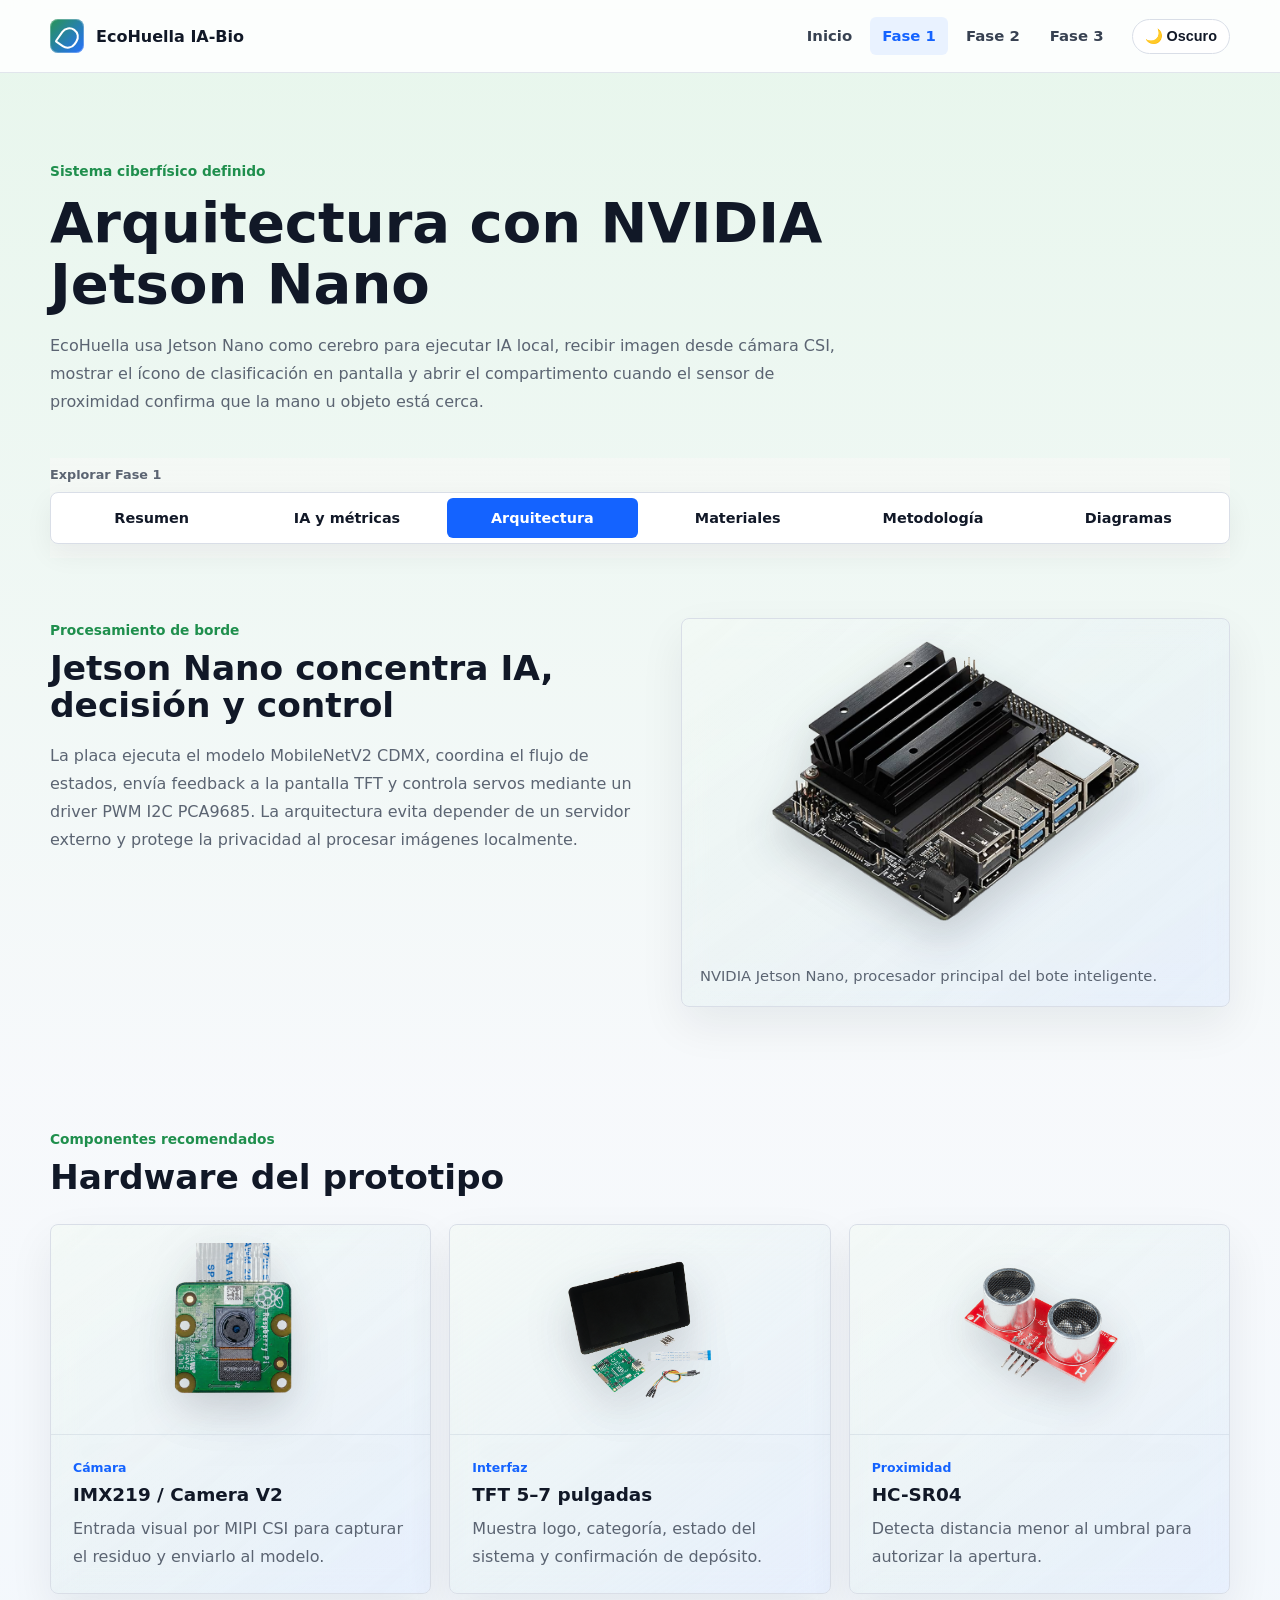
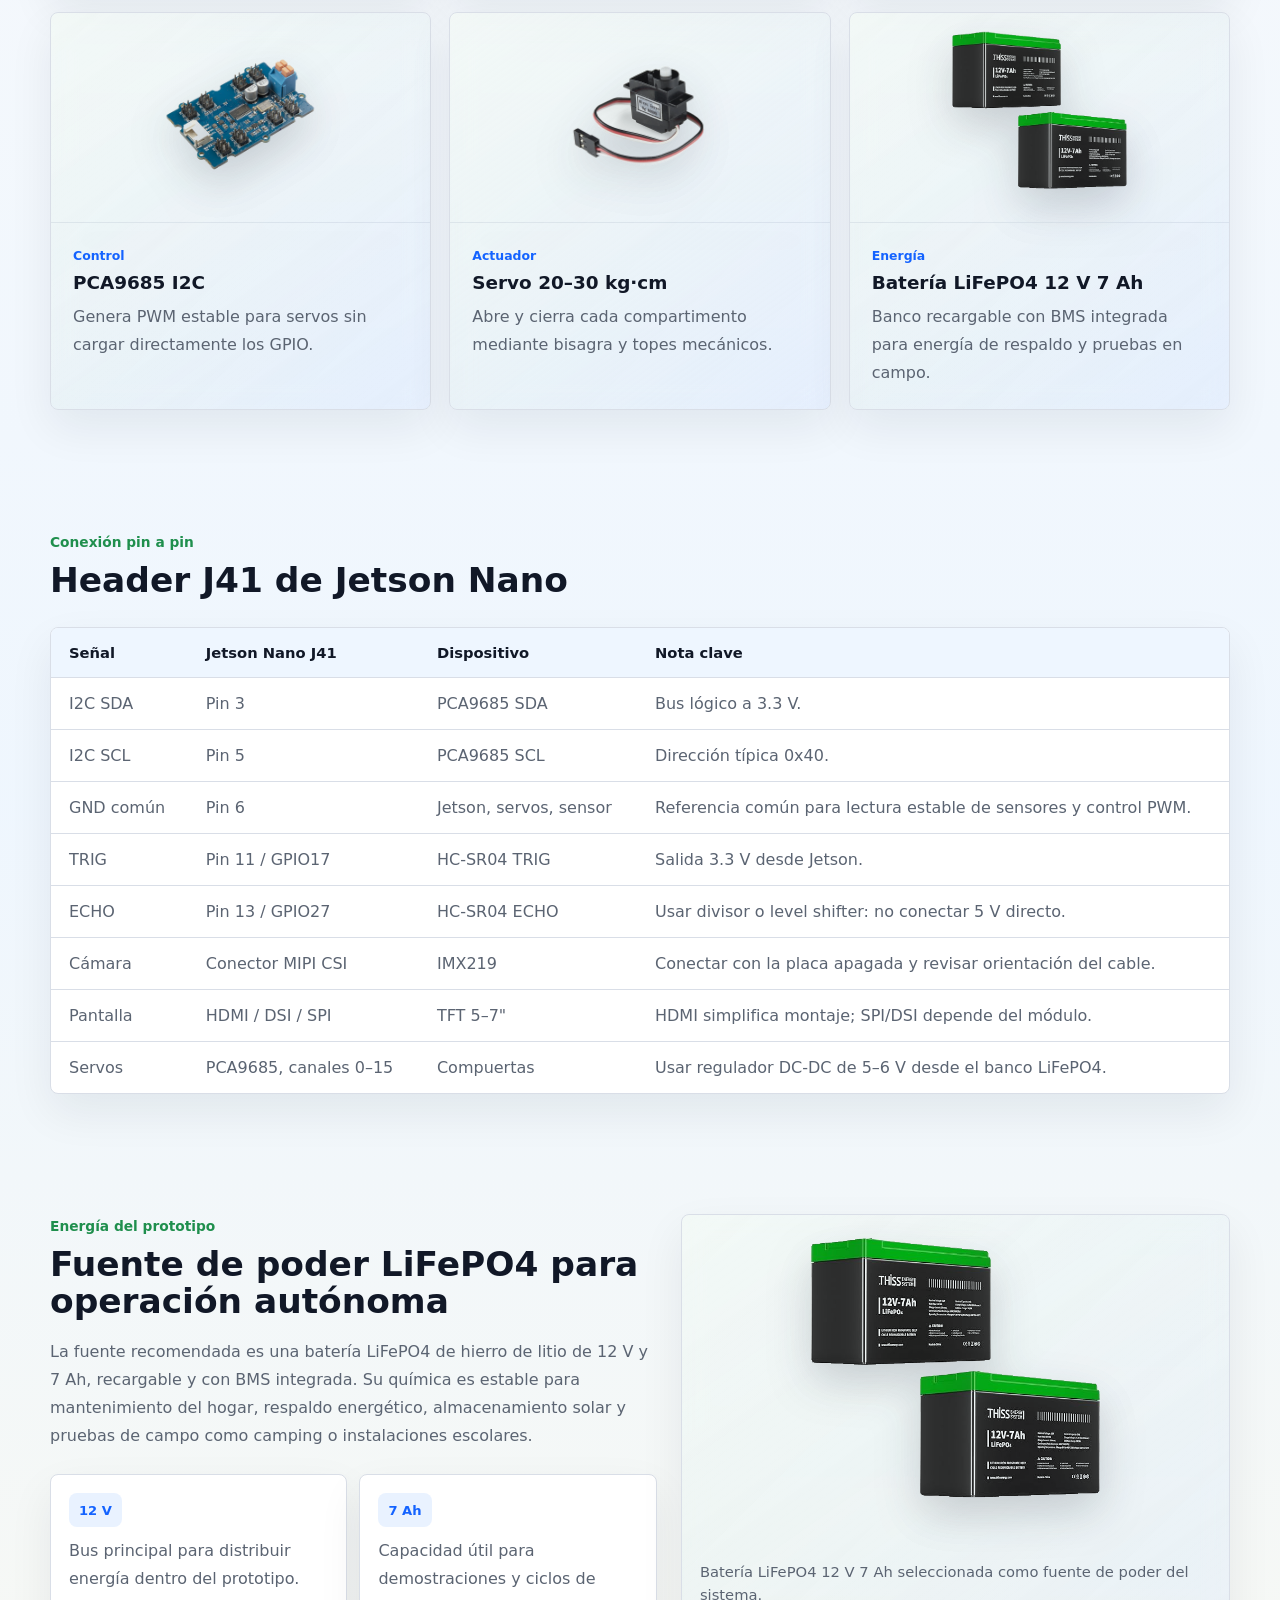
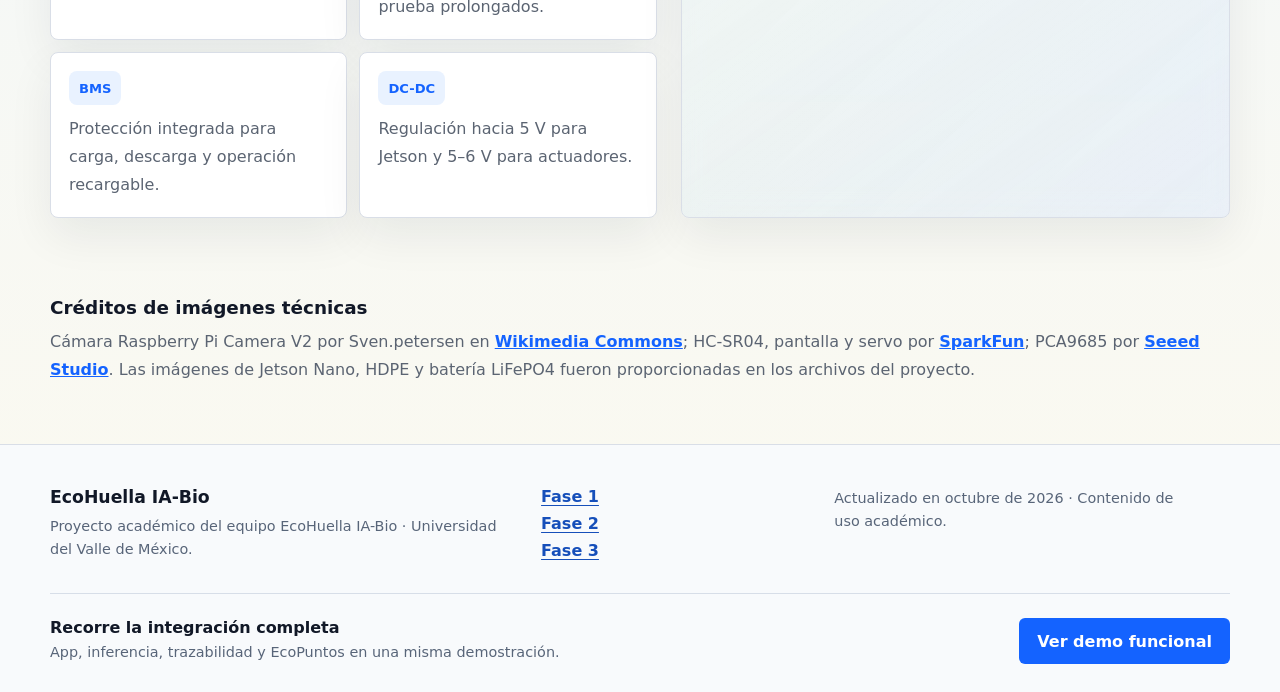
<file: tecnico.html>
<!doctype html>
<html lang="es">
<head>
  <meta charset="utf-8">
  <meta name="viewport" content="width=device-width, initial-scale=1">
  <meta name="description" content="Arquitectura técnica del sistema EcoHuella IA-Bio con Jetson Nano, cámara, pantalla, sensor y actuadores.">
  <title>Arquitectura | EcoHuella IA-Bio</title>
  <link rel="stylesheet" href="styles.css?v=20261014-phase3">
</head>
<body class="phase-one-page">
  <header class="site-header">
    <div class="header-inner">
      <a class="brand" href="index.html" aria-label="Inicio de EcoHuella IA-Bio">
        <span class="brand-mark" aria-hidden="true"></span>
        <span>EcoHuella IA-Bio</span>
      </a>
      <button class="nav-toggle" type="button" aria-label="Abrir navegación" aria-expanded="false" aria-controls="site-navigation">
        <span></span>
        <span></span>
        <span></span>
      </button>
      <nav class="top-nav" id="site-navigation" aria-label="Navegación principal">
        <a href="index.html">Inicio</a>
        <a href="fases.html">Fase 1</a>
        <a href="fase2.html">Fase 2</a>
        <a href="fase3.html">Fase 3</a>
        <button class="theme-toggle" type="button" aria-pressed="false">🌙 Oscuro</button>
      </nav>
    </div>
  </header>

  <main>
    <section class="page-hero">
      <p class="eyebrow">Sistema ciberfísico definido</p>
      <h1>Arquitectura con NVIDIA Jetson Nano</h1>
      <p>
        EcoHuella usa Jetson Nano como cerebro para ejecutar IA local,
        recibir imagen desde cámara CSI, mostrar el ícono de clasificación en
        pantalla y abrir el compartimento cuando el sensor de proximidad confirma
        que la mano u objeto está cerca.
      </p>
    </section>

    <nav class="phase-section-tabs-shell" aria-label="Secciones de Fase 1">
      <p class="phase-section-tabs-label">Explorar Fase 1</p>
      <div class="phase-section-tabs">
        <a href="fases.html#resumen">Resumen</a>
        <a href="ia.html">IA y métricas</a>
        <a class="active" href="tecnico.html" aria-current="page">Arquitectura</a>
        <a href="materiales.html">Materiales</a>
        <a href="metodologia.html">Metodología</a>
        <a href="diagramas.html">Diagramas</a>
      </div>
    </nav>

    <section class="section two-column visual-feature">
      <div>
        <p class="eyebrow">Procesamiento de borde</p>
        <h2>Jetson Nano concentra IA, decisión y control</h2>
        <p>
          La placa ejecuta el modelo MobileNetV2 CDMX, coordina el flujo de
          estados, envía feedback a la pantalla TFT y controla servos mediante
          un driver PWM I2C PCA9685. La arquitectura evita depender de un
          servidor externo y protege la privacidad al procesar imágenes
          localmente.
        </p>
      </div>
      <figure class="image-panel">
        <img class="transparent-product" src="assets/jetson-nano-transparent.webp" alt="Placa NVIDIA Jetson Nano para inferencia local" width="894" height="684" loading="lazy">
        <figcaption>NVIDIA Jetson Nano, procesador principal del bote inteligente.</figcaption>
      </figure>
    </section>

    <section class="section">
      <div class="section-heading">
        <p class="eyebrow">Componentes recomendados</p>
        <h2>Hardware del prototipo</h2>
      </div>
      <div class="component-grid">
        <article class="component-card">
          <img class="transparent-product" src="assets/camara-imx219-transparent.webp" alt="Cámara IMX219 compatible con Jetson Nano" width="1537" height="1023" loading="lazy">
          <div>
            <span>Cámara</span>
            <h3>IMX219 / Camera V2</h3>
            <p>Entrada visual por MIPI CSI para capturar el residuo y enviarlo al modelo.</p>
          </div>
        </article>
        <article class="component-card">
          <img class="transparent-product" src="assets/tft-touchscreen-transparent.webp" alt="Pantalla TFT táctil para mostrar íconos de clasificación" width="1254" height="1254" loading="lazy">
          <div>
            <span>Interfaz</span>
            <h3>TFT 5–7 pulgadas</h3>
            <p>Muestra logo, categoría, estado del sistema y confirmación de depósito.</p>
          </div>
        </article>
        <article class="component-card">
          <img class="transparent-product" src="assets/hc-sr04-transparent.webp" alt="Sensor ultrasónico HC-SR04" width="600" height="600" loading="lazy">
          <div>
            <span>Proximidad</span>
            <h3>HC-SR04</h3>
            <p>Detecta distancia menor al umbral para autorizar la apertura.</p>
          </div>
        </article>
        <article class="component-card">
          <img class="transparent-product" src="assets/pca9685-transparent.webp" alt="Controlador PWM I2C PCA9685" width="1024" height="768" loading="lazy">
          <div>
            <span>Control</span>
            <h3>PCA9685 I2C</h3>
            <p>Genera PWM estable para servos sin cargar directamente los GPIO.</p>
          </div>
        </article>
        <article class="component-card">
          <img class="transparent-product" src="assets/servomotor-transparent.webp" alt="Servomotor para apertura de compuertas" width="700" height="700" loading="lazy">
          <div>
            <span>Actuador</span>
            <h3>Servo 20–30 kg·cm</h3>
            <p>Abre y cierra cada compartimento mediante bisagra y topes mecánicos.</p>
          </div>
        </article>
        <article class="component-card">
          <img class="transparent-product" src="assets/bateria-lifepo4-transparent.webp" alt="Batería LiFePO4 de 12 V y 7 Ah para respaldo energético" width="522" height="511" loading="lazy">
          <div>
            <span>Energía</span>
            <h3>Batería LiFePO4 12 V 7 Ah</h3>
            <p>Banco recargable con BMS integrada para energía de respaldo y pruebas en campo.</p>
          </div>
        </article>
      </div>
    </section>

    <section class="section">
      <div class="section-heading">
        <p class="eyebrow">Conexión pin a pin</p>
        <h2>Header J41 de Jetson Nano</h2>
      </div>
      <div class="table-wrap">
        <table class="spec-table">
          <thead>
            <tr>
              <th>Señal</th>
              <th>Jetson Nano J41</th>
              <th>Dispositivo</th>
              <th>Nota clave</th>
            </tr>
          </thead>
          <tbody>
            <tr>
              <td>I2C SDA</td>
              <td>Pin 3</td>
              <td>PCA9685 SDA</td>
              <td>Bus lógico a 3.3 V.</td>
            </tr>
            <tr>
              <td>I2C SCL</td>
              <td>Pin 5</td>
              <td>PCA9685 SCL</td>
              <td>Dirección típica 0x40.</td>
            </tr>
            <tr>
              <td>GND común</td>
              <td>Pin 6</td>
              <td>Jetson, servos, sensor</td>
              <td>Referencia común para lectura estable de sensores y control PWM.</td>
            </tr>
            <tr>
              <td>TRIG</td>
              <td>Pin 11 / GPIO17</td>
              <td>HC-SR04 TRIG</td>
              <td>Salida 3.3 V desde Jetson.</td>
            </tr>
            <tr>
              <td>ECHO</td>
              <td>Pin 13 / GPIO27</td>
              <td>HC-SR04 ECHO</td>
              <td>Usar divisor o level shifter: no conectar 5 V directo.</td>
            </tr>
            <tr>
              <td>Cámara</td>
              <td>Conector MIPI CSI</td>
              <td>IMX219</td>
              <td>Conectar con la placa apagada y revisar orientación del cable.</td>
            </tr>
            <tr>
              <td>Pantalla</td>
              <td>HDMI / DSI / SPI</td>
              <td>TFT 5–7"</td>
              <td>HDMI simplifica montaje; SPI/DSI depende del módulo.</td>
            </tr>
            <tr>
              <td>Servos</td>
              <td>PCA9685, canales 0–15</td>
              <td>Compuertas</td>
              <td>Usar regulador DC-DC de 5–6 V desde el banco LiFePO4.</td>
            </tr>
          </tbody>
        </table>
      </div>
    </section>

    <section class="section two-column visual-feature">
      <div>
        <p class="eyebrow">Energía del prototipo</p>
        <h2>Fuente de poder LiFePO4 para operación autónoma</h2>
        <p>
          La fuente recomendada es una batería LiFePO4 de hierro de litio de
          12 V y 7 Ah, recargable y con BMS integrada. Su química es estable
          para mantenimiento del hogar, respaldo energético, almacenamiento
          solar y pruebas de campo como camping o instalaciones escolares.
        </p>
        <div class="power-specs">
          <article>
            <span>12 V</span>
            <p>Bus principal para distribuir energía dentro del prototipo.</p>
          </article>
          <article>
            <span>7 Ah</span>
            <p>Capacidad útil para demostraciones y ciclos de prueba prolongados.</p>
          </article>
          <article>
            <span>BMS</span>
            <p>Protección integrada para carga, descarga y operación recargable.</p>
          </article>
          <article>
            <span>DC-DC</span>
            <p>Regulación hacia 5 V para Jetson y 5–6 V para actuadores.</p>
          </article>
        </div>
      </div>
      <figure class="image-panel power-image">
        <img class="transparent-product" src="assets/bateria-lifepo4-transparent.webp" alt="Batería recargable LiFePO4 12 V 7 Ah con BMS integrada" width="522" height="511" loading="lazy">
        <figcaption>Batería LiFePO4 12 V 7 Ah seleccionada como fuente de poder del sistema.</figcaption>
      </figure>
    </section>

    <section class="section source-note">
      <h2>Créditos de imágenes técnicas</h2>
      <p>
        Cámara Raspberry Pi Camera V2 por Sven.petersen en
        <a href="https://commons.wikimedia.org/wiki/File:1638_-_Raspberry_Pi_Camera_V2.jpg">Wikimedia Commons</a>;
        HC-SR04, pantalla y servo por
        <a href="https://www.sparkfun.com/">SparkFun</a>; PCA9685 por
        <a href="https://wiki.seeedstudio.com/Grove-16-Channel_PWM_Driver-PCA9685/">Seeed Studio</a>.
        Las imágenes de Jetson Nano, HDPE y batería LiFePO4 fueron proporcionadas en
        los archivos del proyecto.
      </p>
    </section>
  </main>

  <footer class="site-footer">
    <div class="footer-inner">
      <div class="footer-intro">
        <strong>EcoHuella IA-Bio</strong>
        <p>Proyecto académico del equipo EcoHuella IA-Bio · Universidad del Valle de México.</p>
      </div>
      <nav class="footer-links" aria-label="Enlaces del proyecto">
        <a href="fases.html">Fase 1</a>
        <a href="fase2.html">Fase 2</a>
        <a href="fase3.html">Fase 3</a>
      </nav>
      <p class="footer-date">Actualizado en octubre de 2026 · Contenido de uso académico.</p>
    </div>
    <div class="footer-cta">
      <div><strong>Recorre la integración completa</strong><p>App, inferencia, trazabilidad y EcoPuntos en una misma demostración.</p></div>
      <a class="button footer-button" href="fase2.html#demo-funcional">Ver demo funcional</a>
    </div>
  </footer>

  <script src="script.js?v=20261014-phase3"></script>
</body>
</html>
</file>
<file: styles.css>
:root {
  --ink: #111827;
  --muted: #5b6472;
  --paper: #f4f8f5;
  --surface: #ffffff;
  --line: #d9dee7;
  --green: #1f8f4d;
  --blue: #1463ff;
  --amber: #f2b705;
  --red: #df3f36;
  --dark: #101820;
  --hero-overlay: rgba(16, 24, 32, 0.9);
}

body.dark-mode {
  --ink: #f4f7fb;
  --muted: #b7c0cc;
  --paper: #07111f;
  --surface: #101b2d;
  --line: #27364a;
  --green: #4edc87;
  --blue: #7fb8ff;
  --amber: #ffcf4d;
  --red: #ff7d74;
  --dark: #030811;
  --hero-overlay: rgba(2, 8, 20, 0.82);
}

* {
  box-sizing: border-box;
}

html {
  scroll-behavior: smooth;
}

body {
  margin: 0;
  font-family: Inter, ui-sans-serif, system-ui, -apple-system, BlinkMacSystemFont, "Segoe UI", sans-serif;
  background:
    linear-gradient(180deg, rgba(230, 246, 235, 0.9) 0%, rgba(247, 249, 252, 0.92) 28%, rgba(238, 246, 255, 0.88) 62%, rgba(255, 250, 236, 0.72) 100%),
    var(--paper);
  color: var(--ink);
  transition: background 220ms ease, color 220ms ease;
}

body.dark-mode {
  background:
    linear-gradient(180deg, rgba(5, 12, 23, 0.98) 0%, rgba(8, 16, 30, 0.96) 36%, rgba(7, 14, 28, 0.98) 100%),
    var(--paper);
}

body.nav-open {
  overflow: hidden;
}

img {
  display: block;
  max-width: 100%;
}

a {
  color: inherit;
}

:where(a, button, summary, [tabindex]):focus-visible {
  outline: 3px solid #1463ff;
  outline-offset: 3px;
}

body.dark-mode :where(a, button, summary, [tabindex]):focus-visible {
  outline-color: #ffcf4d;
}

p {
  color: var(--muted);
  font-size: 1rem;
  line-height: 1.75;
  margin: 0;
  overflow-wrap: break-word;
}

h1,
h2,
h3 {
  color: var(--ink);
  line-height: 1.08;
  margin: 0;
  letter-spacing: 0;
  overflow-wrap: break-word;
}

h1 {
  font-size: 3.5rem;
}

h2 {
  font-size: 2.15rem;
}

h3 {
  font-size: 1.15rem;
}

.site-header {
  position: sticky;
  top: 0;
  z-index: 100;
  border-bottom: 1px solid rgba(217, 222, 231, 0.78);
  background: rgba(255, 255, 255, 0.86);
  backdrop-filter: blur(18px);
}

body.dark-mode .site-header {
  background: rgba(7, 14, 28, 0.82);
  border-color: rgba(39, 54, 74, 0.95);
}

.header-inner {
  width: min(1180px, calc(100% - 40px));
  min-height: 72px;
  margin: 0 auto;
  display: flex;
  align-items: center;
  justify-content: space-between;
  gap: 24px;
}

.brand {
  display: inline-flex;
  align-items: center;
  gap: 12px;
  color: var(--ink);
  font-weight: 800;
  text-decoration: none;
  white-space: nowrap;
}

.brand-mark {
  position: relative;
  width: 34px;
  height: 34px;
  border-radius: 8px;
  background:
    linear-gradient(135deg, rgba(31, 143, 77, 0.96), rgba(20, 99, 255, 0.92));
  box-shadow: inset 0 0 0 1px rgba(255, 255, 255, 0.28);
}

.brand-mark::after {
  content: "";
  position: absolute;
  left: 9px;
  top: 8px;
  width: 15px;
  height: 18px;
  border-radius: 12px 12px 12px 2px;
  border: 2px solid #fff;
  transform: rotate(35deg);
}

.top-nav {
  display: flex;
  align-items: center;
  gap: 6px;
}

.top-nav a {
  border-radius: 6px;
  border: 0;
  background: transparent;
  color: #374151;
  font-size: 0.93rem;
  font-weight: 650;
  padding: 10px 12px;
  font-family: inherit;
  text-decoration: none;
  transition: background 180ms ease, color 180ms ease;
  cursor: pointer;
}

.top-nav a:hover,
.top-nav a.active {
  background: #e9f2ff;
  color: var(--blue);
}

body.dark-mode .top-nav a {
  color: #d7dee9;
}

body.dark-mode .top-nav a:hover,
body.dark-mode .top-nav a.active {
  background: rgba(127, 184, 255, 0.16);
  color: var(--blue);
}

.theme-toggle {
  margin-left: 10px;
  border: 1px solid var(--line);
  border-radius: 999px;
  background: var(--surface);
  color: var(--ink);
  padding: 8px 12px;
  font-size: 0.9rem;
  font-weight: 700;
  cursor: pointer;
}

body.dark-mode .theme-toggle {
  background: rgba(127, 184, 255, 0.14);
  color: var(--ink);
}

.nav-toggle {
  display: none;
  width: 42px;
  height: 42px;
  border: 1px solid var(--line);
  border-radius: 8px;
  background: #fff;
  cursor: pointer;
}

.nav-toggle span {
  display: block;
  width: 18px;
  height: 2px;
  margin: 4px auto;
  background: var(--ink);
  transition: transform 180ms ease, opacity 180ms ease;
}

body.nav-open .nav-toggle span:nth-child(1) {
  transform: translateY(6px) rotate(45deg);
}

body.nav-open .nav-toggle span:nth-child(2) {
  opacity: 0;
}

body.nav-open .nav-toggle span:nth-child(3) {
  transform: translateY(-6px) rotate(-45deg);
}

.hero-shell {
  position: relative;
  min-height: 74vh;
  display: flex;
  align-items: flex-end;
  overflow: hidden;
  background: var(--dark);
}

.hero-shell::after {
  content: "";
  position: absolute;
  inset: 0;
  background:
    linear-gradient(90deg, var(--hero-overlay) 0%, rgba(16, 24, 32, 0.56) 42%, rgba(16, 24, 32, 0.12) 100%),
    linear-gradient(0deg, rgba(16, 24, 32, 0.78) 0%, rgba(16, 24, 32, 0) 38%);
}

.hero-bg {
  position: absolute;
  inset: 0;
  width: 100%;
  height: 100%;
  object-fit: cover;
}

.hero-content {
  position: relative;
  z-index: 2;
  width: min(1180px, calc(100% - 40px));
  margin: 0 auto;
  padding: 118px 0 72px;
}

.hero-content h1 {
  max-width: 760px;
  color: #fff;
  font-size: 4.6rem;
}

.hero-copy {
  max-width: 680px;
  margin-top: 22px;
  color: rgba(255, 255, 255, 0.84);
  font-size: 1.14rem;
}

.hero-actions {
  display: flex;
  flex-wrap: wrap;
  gap: 12px;
  margin-top: 30px;
}

.button {
  display: inline-flex;
  align-items: center;
  justify-content: center;
  min-height: 46px;
  border-radius: 6px;
  font-weight: 760;
  padding: 0 18px;
  text-decoration: none;
  transition: transform 180ms ease, border-color 180ms ease, background 180ms ease;
}

.button:hover {
  transform: translateY(-2px);
}

.button.primary {
  background: #fff;
  color: var(--dark);
}

.button.secondary {
  border: 1px solid rgba(255, 255, 255, 0.48);
  color: #fff;
}

.button.inline-button {
  width: fit-content;
  margin-top: 24px;
  background: var(--blue);
  color: #fff;
}

.page-hero,
.section {
  width: min(1180px, calc(100% - 40px));
  margin: 0 auto;
}

.page-hero {
  padding: 86px 0 42px;
}

.page-hero h1 {
  max-width: 840px;
  margin-top: 10px;
}

.page-hero p:last-child {
  max-width: 790px;
  margin-top: 18px;
}

.section {
  padding: 60px 0;
}

.section.compact {
  padding: 34px 0 46px;
}

.section-heading {
  max-width: 760px;
  margin-bottom: 28px;
}

.section-heading h2 {
  margin-top: 8px;
}

.section-heading h2 + p {
  margin-top: 14px;
}

.eyebrow {
  color: var(--green);
  font-size: 0.86rem;
  font-weight: 820;
}

.hero-content .eyebrow {
  color: #8ff0b5;
  margin-bottom: 12px;
}

.home-hero {
  min-height: clamp(500px, 56vh, 620px);
}

.home-hero .hero-content {
  padding: 92px 0 54px;
}

.home-hero .hero-content h1 {
  font-size: 4.2rem;
}

.stats-grid {
  display: grid;
  grid-template-columns: repeat(4, 1fr);
  gap: 14px;
}

.stat-card,
.feature-card,
.process-card,
.category-card,
.metric-card,
.material-card,
.spec-card,
.checklist-panel,
.impact-panel,
.image-panel,
.component-card,
.state-card,
.phase-card,
.roadmap-card,
.flow-node,
.phase-check-grid article,
.phase-link-card,
.module-card {
  border: 1px solid var(--line);
  border-radius: 8px;
  background: var(--surface);
  box-shadow: 0 18px 45px rgba(17, 24, 39, 0.07);
}

.hero-media {
  position: absolute;
  inset: 0;
}

.stat-card {
  min-height: 146px;
  padding: 24px;
  display: flex;
  flex-direction: column;
  justify-content: space-between;
}

.stat-number {
  color: var(--ink);
  font-size: 2.35rem;
  font-weight: 850;
}

.stat-label {
  color: var(--muted);
  font-weight: 650;
}

.metrics-note {
  max-width: 920px;
  margin-top: 18px;
  font-size: 0.9rem;
}

.metrics-note a,
.metric-limitations a,
.metric-source-strip a {
  color: var(--blue);
  font-weight: 760;
}

.two-column {
  display: grid;
  grid-template-columns: minmax(0, 1.05fr) minmax(320px, 0.95fr);
  gap: 24px;
  align-items: center;
}

.two-column > * {
  min-width: 0;
}

.two-column h2 {
  margin-top: 8px;
  margin-bottom: 18px;
}

.impact-panel,
.checklist-panel,
.spec-card {
  padding: 28px;
}

.impact-panel {
  border-left: 6px solid var(--green);
}

.impact-panel h3,
.spec-card h2,
.checklist-panel h2 {
  margin-bottom: 12px;
}

.visual-feature {
  align-items: stretch;
}

.image-panel {
  margin: 0;
  overflow: hidden;
}

.image-panel img {
  width: 100%;
  height: 330px;
  object-fit: cover;
}

.image-panel figcaption {
  color: var(--muted);
  font-size: 0.92rem;
  line-height: 1.55;
  padding: 16px 18px 18px;
}

.quick-access {
  align-items: center;
}

.qr-panel,
.video-panel {
  margin: 0;
  overflow: hidden;
  border: 1px solid var(--line);
  border-radius: 8px;
  background: var(--surface);
  box-shadow: 0 18px 45px rgba(17, 24, 39, 0.07);
}

.qr-panel {
  display: grid;
  place-items: center;
  padding: 28px;
}

.qr-panel img {
  width: min(300px, 100%);
  border: 1px solid #eef1f5;
  border-radius: 8px;
  background: #fff;
}

.qr-panel figcaption,
.video-panel figcaption {
  width: 100%;
  color: var(--muted);
  font-size: 0.92rem;
  line-height: 1.55;
  padding: 16px 18px 0;
  text-align: center;
}

.video-panel video {
  width: 100%;
  height: auto;
  max-height: min(72vh, 720px);
  display: block;
  object-fit: contain;
  background: #101820;
}

.video-panel figcaption {
  padding: 16px 18px 18px;
}

.process-grid,
.category-grid,
.architecture-grid,
.materials-layout,
.split-cards,
.metric-layout,
.component-grid,
.state-grid {
  display: grid;
  gap: 18px;
}

.process-grid {
  grid-template-columns: repeat(4, 1fr);
}

.process-card,
.feature-card,
.material-card,
.metric-card,
.category-card {
  padding: 26px;
}

.card-media {
  width: 100%;
  height: 180px;
  object-fit: cover;
  border-radius: 6px;
  margin-bottom: 22px;
  border: 1px solid #eef1f5;
}

.card-media.contain-media {
  object-fit: contain;
  padding: 10px;
  background: #fff;
}

.process-card {
  min-height: 218px;
}

.step-number,
.feature-label {
  display: inline-block;
  color: var(--blue);
  font-size: 0.84rem;
  font-weight: 850;
  margin-bottom: 18px;
}

.process-card h3,
.feature-card h2,
.material-card h2,
.metric-card h3,
.category-card h3 {
  margin-bottom: 12px;
}

.category-band {
  padding-bottom: 86px;
}

.category-grid {
  grid-template-columns: repeat(3, 1fr);
}

.category-card {
  position: relative;
  min-height: 230px;
  overflow: hidden;
}

.category-card::before {
  content: "";
  position: absolute;
  inset: 0 0 auto;
  height: 6px;
}

.category-card.organic::before {
  background: var(--green);
}

.category-card.recyclable::before {
  background: var(--amber);
}

.category-card.landfill::before {
  background: var(--red);
}

.split-cards {
  grid-template-columns: repeat(2, 1fr);
}

.feature-card {
  min-height: 276px;
}

.metric-layout {
  grid-template-columns: 1.2fr 1fr 1fr;
}

.metric-card {
  min-height: 230px;
}

.metric-card.strong {
  background: var(--dark);
}

.metric-card.strong h3,
.metric-card.strong p,
.metric-card.strong .metric-value {
  color: #fff;
}

.metric-value {
  display: block;
  color: var(--blue);
  font-size: 2.8rem;
  font-weight: 860;
  margin-bottom: 18px;
}

.metric-context-grid {
  display: grid;
  grid-template-columns: repeat(4, minmax(0, 1fr));
  margin: 0;
  border-top: 1px solid var(--line);
  border-bottom: 1px solid var(--line);
}

.metric-context-grid div {
  min-width: 0;
  padding: 24px;
}

.metric-context-grid div + div {
  border-left: 1px solid var(--line);
}

.metric-context-grid dt {
  color: var(--ink);
  font-weight: 820;
  margin-bottom: 9px;
}

.metric-context-grid dd {
  color: var(--muted);
  line-height: 1.62;
  margin: 0;
}

.metric-limitations {
  margin-top: 24px;
  padding: 20px 22px;
  border-left: 5px solid var(--amber);
  background: rgba(242, 183, 5, 0.1);
}

.metric-limitations strong {
  display: block;
  margin-bottom: 6px;
}

.metric-limitations a {
  display: inline-block;
  margin-top: 8px;
}

.phase-preview {
  padding-top: 36px;
}

.home-route {
  padding-top: 40px;
  padding-bottom: 46px;
  scroll-margin-top: 84px;
}

.home-route .section-heading {
  margin-bottom: 22px;
}

.home-phase-card {
  display: flex;
  flex-direction: column;
  align-items: flex-start;
  min-height: 286px;
  padding: 28px;
  background: var(--surface);
}

.home-phase-card.phase-one {
  border-top: 4px solid var(--green);
}

.home-phase-card.phase-two {
  border-top: 4px solid var(--blue);
}

.home-phase-card.phase-one .phase-kicker {
  background: #eaf8ef;
  color: var(--green);
}

.home-phase-card p {
  flex: 1;
}

.home-phase-card .inline-button {
  margin-top: 24px;
}

.home-metrics {
  padding-top: 30px;
}

.home-metrics-heading {
  margin-bottom: 18px;
}

.home-metrics-grid {
  display: grid;
  grid-template-columns: repeat(4, minmax(0, 1fr));
  margin: 0;
  border-top: 1px solid var(--line);
  border-bottom: 1px solid var(--line);
}

.home-metrics-grid > div {
  min-width: 0;
  padding: 22px;
}

.home-metrics-grid > div + div {
  border-left: 1px solid var(--line);
}

.home-metrics-grid dt {
  color: var(--ink);
  font-size: 2rem;
  font-weight: 880;
}

.home-metrics-grid dd {
  margin: 7px 0 0;
  color: var(--muted);
  font-size: 0.88rem;
  font-weight: 680;
  line-height: 1.5;
}

.phase-page-hero {
  padding-bottom: 26px;
}

.phase-tabs-shell {
  padding-top: 38px;
}

.phase-tabs {
  display: grid;
  grid-template-columns: repeat(2, minmax(0, 1fr));
  gap: 14px;
  margin-bottom: 34px;
}

.phase-tab,
.subtab-button {
  border: 1px solid var(--line);
  border-radius: 8px;
  background: var(--surface);
  color: var(--ink);
  cursor: pointer;
  font: inherit;
  text-align: left;
  transition: transform 180ms ease, border-color 180ms ease, background 180ms ease;
}

.phase-tab {
  display: block;
  text-decoration: none;
}

.phase-tab {
  min-height: 138px;
  padding: 22px;
}

.phase-tab:hover,
.subtab-button:hover,
.phase-link-card:hover {
  transform: translateY(-2px);
  border-color: var(--blue);
}

.phase-tab.active {
  border-color: var(--blue);
  background:
    linear-gradient(135deg, rgba(20, 99, 255, 0.12), rgba(255, 255, 255, 0) 46%),
    var(--surface);
}

.phase-link-tab {
  color: var(--ink);
}

.phase-tab span {
  display: inline-flex;
  align-items: center;
  min-height: 30px;
  border-radius: 8px;
  background: #e9f2ff;
  color: var(--blue);
  font-size: 0.8rem;
  font-weight: 850;
  padding: 0 10px;
  margin-bottom: 14px;
}

.phase-tab strong {
  display: block;
  margin-bottom: 8px;
  font-size: 1.28rem;
}

.phase-tab small {
  color: var(--muted);
  font-size: 0.92rem;
  line-height: 1.55;
}

.phase-panel[hidden],
.subtab-panel[hidden] {
  display: none;
}

.phase-panel {
  padding-top: 8px;
}

.phase-panel-header {
  display: flex;
  align-items: flex-end;
  justify-content: space-between;
  gap: 22px;
  margin-bottom: 28px;
}

.phase-panel-header > div {
  max-width: 780px;
}

.phase-panel-header h2 {
  margin-top: 8px;
  margin-bottom: 14px;
}

.phase-panel-header .button {
  flex: 0 0 auto;
}

.phase-menu-grid,
.module-grid {
  display: grid;
  gap: 18px;
}

.phase-menu-grid {
  grid-template-columns: repeat(5, minmax(0, 1fr));
  margin-bottom: 22px;
}

.phase-link-card,
.module-card {
  display: block;
  min-height: 202px;
  padding: 24px;
  color: inherit;
  text-decoration: none;
  transition: transform 180ms ease, border-color 180ms ease;
}

.phase-link-card span,
.module-card span {
  display: inline-flex;
  align-items: center;
  min-height: 32px;
  border-radius: 8px;
  background: #eaf8ef;
  color: var(--green);
  font-size: 0.8rem;
  font-weight: 850;
  padding: 0 10px;
  margin-bottom: 16px;
}

.phase-link-card h3,
.module-card h3 {
  margin-bottom: 10px;
}

.phase-compact-grid {
  margin-top: 18px;
}

.subtab-controls {
  display: flex;
  flex-wrap: wrap;
  gap: 8px;
  margin-bottom: 28px;
}

.subtab-button {
  min-height: 42px;
  padding: 0 14px;
  font-size: 0.92rem;
  font-weight: 760;
}

.subtab-button.active {
  border-color: var(--blue);
  background: var(--dark);
  color: #fff;
}

.subtab-panels {
  min-height: 420px;
}

.subtab-panel {
  padding-top: 4px;
}

.phase-two-workspace {
  padding-top: 24px;
}

.module-grid {
  grid-template-columns: repeat(3, minmax(0, 1fr));
}

.phase-grid {
  display: grid;
  grid-template-columns: repeat(3, minmax(0, 1fr));
  gap: 18px;
  align-items: stretch;
}

.phase-card {
  padding: 30px;
  min-height: 360px;
}

.phase-card.current {
  border-top: 6px solid var(--green);
  background:
    linear-gradient(135deg, rgba(31, 143, 77, 0.12), rgba(255, 255, 255, 0) 42%),
    var(--surface);
}

.phase-card.next {
  border-top: 6px solid var(--blue);
  background:
    linear-gradient(135deg, rgba(20, 99, 255, 0.12), rgba(255, 255, 255, 0) 42%),
    var(--surface);
}

.phase-kicker {
  display: inline-flex;
  align-items: center;
  min-height: 34px;
  border-radius: 8px;
  background: #e9f2ff;
  color: var(--blue);
  font-size: 0.82rem;
  font-weight: 850;
  padding: 0 12px;
  margin-bottom: 18px;
}

.phase-card.current .phase-kicker {
  background: #eaf8ef;
  color: var(--green);
}

.phase-card h2 {
  margin-bottom: 14px;
}

.phase-card p + .clean-list {
  margin-top: 20px;
}

.roadmap-grid,
.architecture-flow,
.phase-check-grid {
  display: grid;
  gap: 18px;
}

.roadmap-grid {
  grid-template-columns: repeat(4, minmax(0, 1fr));
}

.roadmap-card,
.flow-node,
.phase-check-grid article {
  padding: 24px;
}

.roadmap-card {
  min-height: 230px;
}

.roadmap-card span,
.flow-node span {
  display: inline-flex;
  align-items: center;
  justify-content: center;
  min-width: 46px;
  height: 34px;
  border-radius: 8px;
  background: #e9f2ff;
  color: var(--blue);
  font-size: 0.82rem;
  font-weight: 850;
  padding: 0 10px;
  margin-bottom: 16px;
}

.roadmap-card h3,
.flow-node h3,
.phase-check-grid h3 {
  margin-bottom: 10px;
}

.architecture-flow {
  grid-template-columns: repeat(4, minmax(0, 1fr));
}

.flow-node {
  min-height: 210px;
  border-left: 5px solid var(--green);
}

.phase-check-grid {
  grid-template-columns: repeat(3, minmax(0, 1fr));
}

.clean-list {
  margin: 0;
  padding: 0;
  list-style: none;
}

.clean-list li {
  position: relative;
  color: var(--muted);
  line-height: 1.65;
  padding-left: 24px;
}

.clean-list li + li {
  margin-top: 12px;
}

.clean-list li::before {
  content: "";
  position: absolute;
  left: 0;
  top: 0.65em;
  width: 8px;
  height: 8px;
  border-radius: 50%;
  background: var(--green);
}

.architecture-grid {
  grid-template-columns: repeat(3, 1fr);
}

.component-grid {
  grid-template-columns: repeat(3, 1fr);
}

.component-card {
  overflow: hidden;
}

.component-card picture {
  display: block;
}

.component-card img {
  width: 100%;
  height: 210px;
  object-fit: contain;
  padding: 18px;
  background: #fff;
  border-bottom: 1px solid var(--line);
}

body.dark-mode .component-card img,
body.dark-mode .card-media.contain-media,
body.dark-mode .qr-panel img {
  background: #0b1526;
}

body.dark-mode .phase-kicker,
body.dark-mode .roadmap-card span,
body.dark-mode .flow-node span,
body.dark-mode .phase-tab span {
  background: rgba(127, 184, 255, 0.16);
}

body.dark-mode .phase-tab.active,
body.dark-mode .phase-card.current,
body.dark-mode .phase-card.next,
body.dark-mode .timeline-item.highlight {
  background:
    linear-gradient(135deg, rgba(127, 184, 255, 0.12), rgba(16, 27, 45, 0) 44%),
    var(--surface);
}

body.dark-mode .home-phase-card.phase-one .phase-kicker {
  background: rgba(78, 220, 135, 0.14);
  color: var(--green);
}

body.dark-mode .subtab-button.active {
  background: #e9f2ff;
  color: #101820;
}

.component-card div {
  padding: 22px;
}

.component-card span,
.state-card span {
  display: inline-block;
  color: var(--blue);
  font-size: 0.78rem;
  font-weight: 850;
  margin-bottom: 10px;
}

.component-card h3,
.state-card h3 {
  margin-bottom: 10px;
}

.table-wrap {
  overflow-x: auto;
  border: 1px solid var(--line);
  border-radius: 8px;
  background: var(--surface);
  box-shadow: 0 18px 45px rgba(17, 24, 39, 0.07);
}

.spec-table {
  width: 100%;
  min-width: 850px;
  border-collapse: collapse;
}

.spec-table th,
.spec-table td {
  padding: 16px 18px;
  border-bottom: 1px solid var(--line);
  color: var(--muted);
  text-align: left;
  vertical-align: top;
}

.spec-table th {
  background: #eef6ff;
  color: var(--ink);
  font-size: 0.92rem;
}

.spec-table tr:last-child td {
  border-bottom: 0;
}

.layer-stack {
  display: grid;
  gap: 12px;
}

.workflow-grid {
  display: grid;
  grid-template-columns: repeat(5, minmax(0, 1fr));
  gap: 14px;
}

.workflow-card,
.training-shot,
.power-specs article {
  border: 1px solid var(--line);
  border-radius: 8px;
  background: var(--surface);
  box-shadow: 0 18px 45px rgba(17, 24, 39, 0.07);
}

.workflow-card {
  min-height: 236px;
  padding: 24px;
}

.workflow-card span,
.power-specs span,
.training-shot span {
  display: inline-flex;
  align-items: center;
  justify-content: center;
  min-width: 48px;
  height: 34px;
  border-radius: 8px;
  background: #e9f2ff;
  color: var(--blue);
  font-size: 0.82rem;
  font-weight: 850;
  padding: 0 10px;
  margin-bottom: 16px;
}

.workflow-card h3,
.training-shot h3 {
  margin-bottom: 10px;
}

.training-grid {
  display: grid;
  grid-template-columns: repeat(2, minmax(0, 1fr));
  gap: 18px;
}

.training-shot {
  overflow: hidden;
}

.training-shot img {
  width: 100%;
  height: 270px;
  object-fit: contain;
  background: #fff;
  border-bottom: 1px solid var(--line);
}

.training-shot div {
  padding: 22px;
}

.power-specs {
  display: grid;
  grid-template-columns: repeat(2, minmax(0, 1fr));
  gap: 12px;
  margin-top: 24px;
}

.power-specs article {
  padding: 18px;
}

.power-specs span {
  margin-bottom: 10px;
}

.power-image img {
  object-fit: contain;
  padding: 20px;
  background: #fff;
}

.layer-stack article {
  display: grid;
  grid-template-columns: 64px 1fr;
  gap: 18px;
  align-items: start;
  padding: 24px;
  border: 1px solid var(--line);
  border-radius: 8px;
  background: var(--surface);
}

.layer-stack span,
.timeline-item > span {
  width: 48px;
  height: 48px;
  border-radius: 8px;
  display: inline-flex;
  align-items: center;
  justify-content: center;
  background: #e9f2ff;
  color: var(--blue);
  font-weight: 850;
}

.layer-stack h3,
.timeline h2 {
  margin-bottom: 8px;
}

.spec-card.dark {
  background: var(--dark);
}

.spec-card.dark h2,
.spec-card.dark p {
  color: #fff;
}

.materials-layout {
  grid-template-columns: 1.15fr 0.85fr;
}

.main-material {
  grid-row: span 2;
  min-height: 360px;
  background:
    linear-gradient(135deg, rgba(31, 143, 77, 0.12), rgba(20, 99, 255, 0.08)),
    var(--surface);
}

.timeline {
  display: grid;
  gap: 16px;
}

.clean-timeline {
  grid-template-columns: repeat(3, minmax(0, 1fr));
  gap: 18px;
}

.timeline-item {
  display: grid;
  grid-template-columns: 52px 1fr;
  gap: 18px;
  align-items: start;
  min-height: 190px;
  padding: 22px;
  border: 1px solid var(--line);
  border-radius: 8px;
  background: var(--surface);
  box-shadow: 0 18px 45px rgba(17, 24, 39, 0.07);
}

.timeline-item.highlight {
  border-top: 6px solid var(--blue);
  background:
    linear-gradient(135deg, rgba(20, 99, 255, 0.12), rgba(255, 255, 255, 0) 44%),
    var(--surface);
}

.timeline-item small {
  display: inline-flex;
  align-items: center;
  min-height: 28px;
  border-radius: 8px;
  background: #eaf8ef;
  color: var(--green);
  font-size: 0.78rem;
  font-weight: 850;
  padding: 0 10px;
  margin-bottom: 12px;
}

.timeline-item.highlight small {
  background: #e9f2ff;
  color: var(--blue);
}

.timeline-item h2 {
  font-size: 1.28rem;
  line-height: 1.18;
}

.diagram-frame {
  border: 1px solid var(--line);
  border-radius: 8px;
  background: #fff;
  box-shadow: 0 18px 45px rgba(17, 24, 39, 0.07);
  overflow: hidden;
}

.diagram-figure {
  margin: 0;
}

.diagram-figure figcaption {
  color: var(--muted);
  font-size: 0.92rem;
  line-height: 1.55;
  padding: 16px 18px 18px;
  border-top: 1px solid var(--line);
}

.diagram-scroll {
  overflow: auto;
  padding: 18px;
}

.diagram-scroll img,
.diagram-image {
  width: 100%;
  max-width: 100%;
  border: 1px solid #eef1f5;
}

.diagram-image {
  height: auto;
  margin: 0 auto;
  background: #fff;
}

.diagram-image.tall {
  max-height: none;
  object-fit: contain;
}

body.phase-one-page .image-panel,
body.phase-one-page .component-card,
body.phase-one-page .material-card,
body.phase-one-page .training-shot,
body.phase-one-page .diagram-frame,
body.phase-one-page .video-panel {
  background:
    linear-gradient(145deg, rgba(255, 255, 255, 0.68), rgba(255, 255, 255, 0.24)),
    linear-gradient(135deg, rgba(31, 143, 77, 0.12), rgba(20, 99, 255, 0.09));
  backdrop-filter: blur(12px);
}

body.phase-one-page .image-panel img,
body.phase-one-page .component-card img,
body.phase-one-page .card-media,
body.phase-one-page .card-media.contain-media,
body.phase-one-page .training-shot img,
body.phase-one-page .power-image img,
body.phase-one-page .diagram-image,
body.phase-one-page .diagram-scroll img,
body.phase-one-page .video-panel video {
  background: transparent;
}

body.phase-one-page .component-card img,
body.phase-one-page .training-shot img,
body.phase-one-page .power-image img {
  border-bottom-color: rgba(217, 222, 231, 0.58);
}

body.phase-one-page .card-media,
body.phase-one-page .diagram-scroll img,
body.phase-one-page .diagram-image {
  border-color: rgba(217, 222, 231, 0.58);
}

body.phase-one-page .diagram-scroll {
  background:
    radial-gradient(circle at 18% 18%, rgba(31, 143, 77, 0.12), transparent 34%),
    radial-gradient(circle at 82% 12%, rgba(20, 99, 255, 0.1), transparent 32%);
}

body.phase-one-page:not(.dark-mode) .component-card img,
body.phase-one-page:not(.dark-mode) .card-media.contain-media,
body.phase-one-page:not(.dark-mode) .training-shot img,
body.phase-one-page:not(.dark-mode) .power-image img,
body.phase-one-page:not(.dark-mode) .diagram-scroll img {
  mix-blend-mode: multiply;
}

body.phase-one-page.dark-mode .image-panel,
body.phase-one-page.dark-mode .component-card,
body.phase-one-page.dark-mode .material-card,
body.phase-one-page.dark-mode .training-shot,
body.phase-one-page.dark-mode .diagram-frame,
body.phase-one-page.dark-mode .video-panel {
  background:
    linear-gradient(145deg, rgba(16, 27, 45, 0.78), rgba(16, 27, 45, 0.32)),
    linear-gradient(135deg, rgba(78, 220, 135, 0.1), rgba(127, 184, 255, 0.1));
}

body.phase-one-page.dark-mode .component-card img,
body.phase-one-page.dark-mode .card-media.contain-media,
body.phase-one-page.dark-mode .training-shot img,
body.phase-one-page.dark-mode .power-image img,
body.phase-one-page.dark-mode .diagram-image,
body.phase-one-page.dark-mode .diagram-scroll img,
body.phase-one-page.dark-mode .video-panel video {
  background: rgba(7, 17, 31, 0.18);
}

body.phase-one-page img.transparent-product {
  object-fit: contain;
  background: transparent;
  mix-blend-mode: normal;
  filter: drop-shadow(0 18px 22px rgba(17, 24, 39, 0.18));
}

body.phase-one-page .image-panel img.transparent-product {
  padding: 22px;
}

body.phase-one-page.dark-mode img.transparent-product {
  background: transparent;
  filter: drop-shadow(0 18px 24px rgba(0, 0, 0, 0.4));
}

.tall-diagram {
  display: flex;
  justify-content: center;
  max-height: 760px;
}

.zoomable {
  cursor: zoom-in;
  transition: transform 180ms ease, width 180ms ease;
}

.zoomable.active {
  width: 1800px;
  max-width: none;
  cursor: zoom-out;
}

.code-block {
  overflow-x: auto;
  margin: 0;
  padding: 24px;
  border: 1px solid var(--line);
  border-radius: 8px;
  background: #101820;
  color: #e9f2ff;
  font-family: "Cascadia Code", "Consolas", monospace;
  font-size: 0.94rem;
  line-height: 1.7;
  box-shadow: 0 18px 45px rgba(17, 24, 39, 0.1);
}

.compact-code {
  font-size: 0.88rem;
}

.state-grid {
  grid-template-columns: repeat(4, 1fr);
}

.state-card {
  min-height: 180px;
  padding: 24px;
}

.source-note {
  padding-top: 20px;
}

.source-note h2 {
  font-size: 1.15rem;
  margin-bottom: 10px;
}

.source-note a {
  color: var(--blue);
  font-weight: 750;
}

.site-footer {
  border-top: 1px solid var(--line);
  background: #f8fafc;
  color: #263244;
  padding: 42px 20px 28px;
}

.site-footer p {
  color: #586579;
  font-size: 0.9rem;
  line-height: 1.6;
}

.footer-inner,
.footer-cta {
  width: min(1180px, 100%);
  margin: 0 auto;
}

.footer-inner {
  display: grid;
  grid-template-columns: minmax(260px, 1.15fr) minmax(170px, 0.65fr) minmax(320px, 1fr);
  gap: 36px;
  align-items: start;
}

.footer-intro strong {
  display: block;
  color: #111827;
  font-size: 1.08rem;
  margin-bottom: 8px;
}

.footer-links {
  display: grid;
  gap: 8px;
}

.footer-links a {
  color: #164fba;
  font-weight: 720;
  text-underline-offset: 3px;
}

.footer-date {
  margin: 0;
  max-width: 340px;
}

.footer-cta {
  display: flex;
  align-items: center;
  justify-content: space-between;
  gap: 24px;
  margin-top: 32px;
  padding-top: 24px;
  border-top: 1px solid #d7dee8;
}

.footer-cta strong {
  color: #111827;
}

.footer-cta p {
  margin-top: 4px;
}

.button.footer-button {
  flex: 0 0 auto;
  background: #1463ff;
  color: #fff;
}

body.dark-mode .site-footer {
  border-color: #314159;
  background: #08111f;
  color: #f4f7fb;
}

body.dark-mode .site-footer p {
  color: #cbd5e1;
}

body.dark-mode .footer-intro strong,
body.dark-mode .footer-cta strong {
  color: #f8fafc;
}

body.dark-mode .footer-links a {
  color: #9ec5ff;
}

body.dark-mode .footer-cta {
  border-color: #314159;
}

@media (max-width: 1024px) {
  .header-inner {
    width: calc(100vw - 32px);
    max-width: calc(100vw - 32px);
  }

  .nav-toggle {
    display: block;
  }

  body.dark-mode .nav-toggle {
    background: #101b2d;
  }

  .top-nav {
    position: fixed;
    z-index: 110;
    left: 16px;
    right: 16px;
    top: 78px;
    display: none;
    max-height: calc(100vh - 94px);
    overflow-y: auto;
    flex-direction: column;
    align-items: stretch;
    padding: 12px;
    border: 1px solid var(--line);
    border-radius: 8px;
    background: #fff;
    box-shadow: 0 18px 45px rgba(17, 24, 39, 0.2);
  }

  body.dark-mode .top-nav {
    background: #101b2d;
  }

  body.nav-open .top-nav {
    display: flex;
  }

  .top-nav > a {
    padding: 13px 14px;
  }

  .theme-toggle {
    width: 100%;
    min-height: 44px;
    margin: 4px 0 0;
  }
}

@media (max-width: 980px) {
  h1 {
    font-size: 2.8rem;
  }

  h2 {
    font-size: 1.85rem;
  }

  .hero-content h1 {
    font-size: 3.3rem;
  }

  .stats-grid,
  .process-grid,
  .architecture-grid,
  .component-grid,
  .workflow-grid,
  .training-grid,
  .power-specs,
  .state-grid,
  .roadmap-grid,
  .architecture-flow,
  .phase-check-grid,
  .clean-timeline,
  .phase-menu-grid,
  .module-grid {
    grid-template-columns: repeat(2, 1fr);
  }

  .two-column,
  .split-cards,
  .metric-layout,
  .materials-layout,
  .phase-grid {
    grid-template-columns: 1fr;
  }

  .home-metrics-grid {
    grid-template-columns: repeat(2, minmax(0, 1fr));
  }

  .home-metrics-grid > div:nth-child(3) {
    border-left: 0;
  }

  .home-metrics-grid > div:nth-child(n + 3) {
    border-top: 1px solid var(--line);
  }

  .main-material {
    grid-row: auto;
  }

  .metric-context-grid {
    grid-template-columns: repeat(2, minmax(0, 1fr));
  }

  .metric-context-grid div:nth-child(3) {
    border-left: 0;
  }

  .metric-context-grid div:nth-child(n + 3) {
    border-top: 1px solid var(--line);
  }
}

@media (max-width: 760px) {
  html,
  body {
    max-width: 100%;
    overflow-x: hidden;
  }

  h1 {
    font-size: 2rem;
  }

  .header-inner {
    width: calc(100vw - 28px);
    max-width: calc(100vw - 28px);
  }

  .hero-shell {
    min-height: 640px;
  }

  .home-hero {
    min-height: 540px;
  }

  .hero-shell::after {
    background: linear-gradient(0deg, rgba(3, 8, 17, 0.97) 0%, rgba(3, 8, 17, 0.84) 52%, rgba(3, 8, 17, 0.18) 100%);
  }

  .hero-bg {
    object-position: center 42%;
  }

  .hero-content {
    width: min(360px, calc(100% - 28px));
    margin-left: 14px;
    margin-right: auto;
    padding: 220px 0 38px;
  }

  .home-hero .hero-content {
    padding: 166px 0 32px;
  }

  .hero-content h1 {
    font-size: 2.35rem;
  }

  .home-hero .hero-content h1 {
    font-size: 2.35rem;
  }

  .hero-copy {
    font-size: 1rem;
  }

  .hero-content .eyebrow {
    max-width: 310px;
    line-height: 1.45;
  }

  .hero-actions {
    flex-direction: column;
    align-items: stretch;
  }

  .button {
    width: 100%;
  }

  .page-hero,
  .section {
    width: calc(100vw - 28px);
    max-width: calc(100vw - 28px);
  }

  .page-hero {
    padding-top: 54px;
  }

  .stats-grid,
  .process-grid,
  .category-grid,
  .architecture-grid,
  .component-grid,
  .workflow-grid,
  .training-grid,
  .power-specs,
  .state-grid,
  .roadmap-grid,
  .architecture-flow,
  .phase-check-grid,
  .clean-timeline,
  .phase-tabs,
  .phase-menu-grid,
  .module-grid {
    grid-template-columns: 1fr;
  }

  .stat-card,
  .process-card,
  .feature-card,
  .material-card,
  .metric-card,
  .category-card,
  .phase-card,
  .roadmap-card,
  .flow-node,
  .timeline-item,
  .phase-link-card,
  .module-card {
    min-height: auto;
  }

  .home-route {
    padding-top: 30px;
  }

  .home-metrics-grid {
    grid-template-columns: 1fr;
  }

  .home-metrics-grid > div + div,
  .home-metrics-grid > div:nth-child(3) {
    border-left: 0;
    border-top: 1px solid var(--line);
  }

  .phase-panel-header {
    align-items: stretch;
    flex-direction: column;
  }

  .subtab-controls {
    display: grid;
    grid-template-columns: repeat(2, minmax(0, 1fr));
  }

  .subtab-button {
    text-align: center;
  }

  .metric-context-grid {
    grid-template-columns: 1fr;
  }

  .metric-context-grid div + div,
  .metric-context-grid div:nth-child(3) {
    border-left: 0;
    border-top: 1px solid var(--line);
  }

  .footer-inner {
    grid-template-columns: 1fr;
    gap: 24px;
  }

  .footer-cta {
    align-items: stretch;
    flex-direction: column;
  }

  .layer-stack article,
  .timeline-item {
    grid-template-columns: 1fr;
  }

  .workflow-card {
    min-height: auto;
  }

  .training-shot img {
    height: 220px;
  }

  .zoomable.active {
    width: 1120px;
  }
}

@media (max-width: 430px) {
  h1,
  .hero-content h1 {
    font-size: 2rem;
  }

  h2 {
    font-size: 1.55rem;
  }

  .brand span:last-child {
    max-width: 190px;
    overflow: hidden;
    text-overflow: ellipsis;
  }
}

@media (max-width: 520px) {
  .header-inner,
  .page-hero,
  .section {
    width: min(340px, calc(100vw - 28px));
    max-width: 340px;
    margin-left: 14px;
    margin-right: auto;
  }

  .hero-content {
    width: min(340px, calc(100vw - 28px));
  }
}

/* Vistas de fase */
.phase-one-hero,
.phase-two-hero {
  padding: 52px 0 24px;
}

.phase-one-hero h1,
.phase-two-hero h1 {
  max-width: 720px;
  font-size: 3rem;
}

.phase-one-hero > p:not(.eyebrow),
.phase-two-hero > p:not(.eyebrow) {
  max-width: 760px;
  font-size: 1rem;
}

.phase-section-tabs-shell {
  width: min(1180px, calc(100% - 40px));
  position: sticky;
  top: 72px;
  z-index: 80;
  margin: 0 auto;
  padding: 8px 0 14px;
  background: linear-gradient(180deg, var(--paper) 0%, rgba(244, 248, 245, 0.92) 100%);
  backdrop-filter: blur(14px);
}

.phase-section-tabs-label {
  margin-bottom: 8px;
  color: var(--muted);
  font-size: 0.8rem;
  font-weight: 780;
  line-height: 1.4;
}

.phase-section-tabs {
  width: 100%;
  margin: 0;
  padding: 5px;
  display: flex;
  gap: 4px;
  overflow-x: auto;
  overscroll-behavior-inline: contain;
  scrollbar-width: thin;
  border: 1px solid var(--line);
  border-radius: 8px;
  background: var(--surface);
  box-shadow: 0 10px 28px rgba(17, 24, 39, 0.06);
}

.phase-section-tabs > a,
.phase-section-tabs .nav-tab-button {
  flex: 1 0 106px;
  min-height: 40px;
  border: 0;
  border-radius: 6px;
  background: transparent;
  color: var(--ink);
  font: inherit;
  font-size: 0.9rem;
  font-weight: 760;
  cursor: pointer;
  display: inline-flex;
  align-items: center;
  justify-content: center;
  padding: 0 14px;
  text-align: center;
  text-decoration: none;
  white-space: nowrap;
}

.phase-section-tabs > a:hover,
.phase-section-tabs .nav-tab-button:hover {
  background: #eef4ff;
  color: var(--blue);
}

.phase-section-tabs > a.active,
.phase-section-tabs .nav-tab-button.active {
  background: var(--blue);
  color: #fff;
}

body.dark-mode .phase-section-tabs > a:not(.active):hover,
body.dark-mode .phase-section-tabs .nav-tab-button:not(.active):hover {
  background: rgba(127, 184, 255, 0.14);
}

body.dark-mode .phase-section-tabs-shell {
  background: linear-gradient(180deg, var(--paper) 0%, rgba(7, 17, 31, 0.92) 100%);
}

.subtab-panel {
  scroll-margin-top: 150px;
}

.phase-facts,
.model-metrics {
  display: grid;
  margin: 24px 0 0;
  padding: 0;
}

.phase-facts {
  grid-template-columns: repeat(4, minmax(0, 1fr));
  border-top: 1px solid var(--line);
  border-bottom: 1px solid var(--line);
}

.phase-facts div {
  min-height: 78px;
  padding: 16px 20px;
}

.phase-facts div + div {
  border-left: 1px solid var(--line);
}

.phase-facts dt,
.phase-facts dd,
.model-metrics dt,
.model-metrics dd {
  margin: 0;
}

.phase-facts dt {
  color: var(--green);
  font-size: 1.55rem;
  font-weight: 900;
  line-height: 1;
}

.phase-facts dd {
  color: var(--muted);
  font-size: 0.88rem;
  font-weight: 700;
  line-height: 1.4;
  margin-top: 8px;
}

.phase-one-overview {
  padding-top: 28px;
}

.phase-one-pillars {
  display: grid;
  grid-template-columns: repeat(3, minmax(0, 1fr));
  margin-top: 26px;
  border-top: 1px solid var(--line);
  border-bottom: 1px solid var(--line);
}

.phase-one-pillars article {
  min-width: 0;
  padding: 26px 24px;
}

.phase-one-pillars article + article {
  border-left: 1px solid var(--line);
}

.phase-one-pillars span {
  color: var(--green);
  font-size: 0.8rem;
  font-weight: 850;
}

.phase-one-pillars article:nth-child(2) span {
  color: var(--blue);
}

.phase-one-pillars h3 {
  margin: 10px 0 8px;
}

.phase-one-readiness {
  align-items: stretch;
}

.phase-one-actions {
  display: flex;
  flex-wrap: wrap;
  gap: 12px;
  margin-top: 24px;
}

.phase-one-actions .button {
  margin-top: 0;
}

.button.quiet-button {
  border: 1px solid var(--line);
  background: var(--surface);
  color: var(--ink);
}

.button.quiet-button:hover {
  border-color: var(--blue);
  color: var(--blue);
}

.metric-source-strip {
  display: grid;
  grid-template-columns: repeat(3, minmax(0, 1fr)) minmax(210px, auto);
  align-items: center;
  margin: 22px 0 12px;
  border-top: 1px solid var(--line);
  border-bottom: 1px solid var(--line);
}

.metric-source-strip > * {
  min-width: 0;
  padding: 16px 18px;
}

.metric-source-strip > * + * {
  border-left: 1px solid var(--line);
}

.metric-source-strip strong,
.metric-source-strip span {
  display: block;
}

.metric-source-strip strong {
  color: var(--ink);
  margin-bottom: 4px;
}

.metric-source-strip span {
  color: var(--muted);
  font-size: 0.82rem;
}

.metric-source-strip a {
  line-height: 1.45;
}

.metric-caveat {
  margin-bottom: 28px;
  padding: 14px 18px;
  border-left: 4px solid var(--amber);
  background: rgba(242, 183, 5, 0.1);
  font-size: 0.9rem;
}

.phase-two-heading {
  max-width: 900px;
  margin-bottom: 30px;
}

.phase-two-heading h2 {
  margin-bottom: 14px;
}

.phase-two-callout {
  display: grid;
  grid-template-columns: 180px minmax(0, 1fr);
  align-items: center;
  gap: 24px;
  margin: 0 0 30px;
  padding: 18px 22px;
  border-left: 5px solid var(--green);
  background: rgba(31, 143, 77, 0.08);
}

.phase-two-callout strong {
  color: var(--ink);
  font-size: 1rem;
}

.phase-video-evidence {
  display: grid;
  grid-template-columns: minmax(0, 1.45fr) minmax(280px, 0.75fr);
  gap: 30px;
  align-items: center;
  margin: 36px 0;
  padding: 28px 0;
  border-top: 1px solid var(--line);
  border-bottom: 1px solid var(--line);
}

.phase-video-evidence[id] {
  scroll-margin-top: 150px;
}

.phase-video-evidence.is-portrait {
  grid-template-columns: minmax(280px, 0.65fr) minmax(0, 1.35fr);
}

.phase-video-frame {
  min-width: 0;
  overflow: hidden;
  border: 1px solid var(--line);
  border-radius: 8px;
  background: #05080d;
  box-shadow: 0 18px 45px rgba(17, 24, 39, 0.1);
}

.phase-video-evidence.is-portrait .phase-video-frame {
  width: min(100%, 360px);
  justify-self: center;
}

.phase-video-frame video {
  display: block;
  width: 100%;
  height: auto;
  max-height: min(650px, 78vh);
  background: #05080d;
  object-fit: contain;
}

.phase-video-evidence figcaption {
  min-width: 0;
}

.phase-video-evidence figcaption h3 {
  margin: 8px 0 12px;
  font-size: 1.4rem;
}

.video-summary-list {
  margin-top: 18px;
}

.video-summary-list li + li {
  margin-top: 8px;
}

.journey-grid {
  margin-bottom: 36px;
}

.phase-two-page .roadmap-card {
  min-height: 218px;
  border-top: 4px solid var(--blue);
}

.phase-two-page .roadmap-card:nth-child(3n + 1) {
  border-top-color: var(--green);
}

.phase-two-page .roadmap-card:nth-child(3n) {
  border-top-color: var(--amber);
}

.evidence-grid {
  display: grid;
  gap: 22px;
  margin-top: 36px;
}

.evidence-grid-wide {
  grid-template-columns: repeat(2, minmax(0, 1fr));
}

.evidence-grid-three {
  grid-template-columns: repeat(3, minmax(0, 1fr));
}

.high-detail-grid {
  grid-template-columns: 1fr;
}

.high-detail-grid .evidence-figure img {
  height: auto;
  max-height: none;
  object-fit: contain;
}

.evidence-figure {
  margin: 0;
  overflow: hidden;
  border: 1px solid var(--line);
  border-radius: 8px;
  background: var(--surface);
  box-shadow: 0 16px 36px rgba(17, 24, 39, 0.07);
}

.evidence-figure > button,
.phone-shot > button {
  display: block;
  width: 100%;
  border: 0;
  background: #f2f6f4;
  padding: 0;
  cursor: zoom-in;
  font: inherit;
}

.evidence-figure > button:focus-visible,
.phone-shot > button:focus-visible {
  outline: 3px solid var(--blue);
  outline-offset: -3px;
}

.evidence-figure img {
  width: 100%;
  height: 350px;
  object-fit: contain;
  background: #fff;
  transition: transform 180ms ease;
}

.evidence-figure button:hover img,
.phone-shot button:hover img {
  transform: scale(1.015);
}

.evidence-figure figcaption {
  min-height: 100px;
  padding: 18px 20px 20px;
  color: var(--muted);
  font-size: 0.92rem;
  line-height: 1.6;
}

.evidence-figure figcaption strong {
  color: var(--ink);
}

.evidence-feature {
  margin: 0 0 34px;
}

.evidence-feature img {
  height: auto;
  aspect-ratio: 16 / 9;
}

.portrait-document img {
  height: 520px;
}

.interface-list {
  border-top: 1px solid var(--line);
}

.interface-list article {
  display: grid;
  grid-template-columns: 52px minmax(0, 1fr) minmax(120px, auto);
  align-items: center;
  gap: 18px;
  min-height: 104px;
  border-bottom: 1px solid var(--line);
  padding: 16px 4px;
}

.interface-list article > span {
  display: grid;
  place-items: center;
  width: 42px;
  height: 42px;
  border-radius: 50%;
  background: var(--dark);
  color: #fff;
  font-size: 0.78rem;
  font-weight: 850;
}

.interface-list h3 {
  margin-bottom: 6px;
}

.interface-list p {
  font-size: 0.92rem;
}

.interface-list code {
  color: var(--blue);
  font-size: 0.88rem;
  font-weight: 750;
  overflow-wrap: anywhere;
}

.state-comparison,
.scope-split {
  display: grid;
  grid-template-columns: repeat(2, minmax(0, 1fr));
  gap: 1px;
  margin-top: 34px;
  background: var(--line);
  border: 1px solid var(--line);
}

.state-comparison article,
.scope-split section {
  min-height: 220px;
  padding: 28px;
  background: var(--surface);
}

.state-comparison span,
.mini-label {
  display: block;
  color: var(--green);
  font-size: 0.76rem;
  font-weight: 850;
  letter-spacing: 0;
  margin: 0 0 14px;
  text-transform: uppercase;
}

.state-comparison .state-retry span {
  color: var(--amber);
}

.state-comparison h3,
.scope-split h3 {
  margin-bottom: 12px;
}

.frontend-overview {
  display: grid;
  grid-template-columns: repeat(3, minmax(0, 1fr));
  gap: 0;
  margin-bottom: 34px;
  border-top: 1px solid var(--line);
  border-bottom: 1px solid var(--line);
}

.frontend-overview section {
  min-height: 310px;
  padding: 26px 28px;
}

.frontend-overview section + section {
  border-left: 1px solid var(--line);
}

.frontend-overview h3 {
  margin-bottom: 18px;
}

.frontend-overview .clean-list li {
  font-size: 0.92rem;
}

.frontend-docs {
  align-items: stretch;
}

.text-evidence-panel {
  min-height: 620px;
  padding: 30px;
  border: 1px solid var(--line);
  border-radius: 8px;
  background: var(--surface);
  box-shadow: 0 16px 36px rgba(17, 24, 39, 0.07);
}

.text-evidence-panel > h3 {
  max-width: 520px;
  font-size: 1.45rem;
  margin-bottom: 14px;
}

.panel-intro {
  font-size: 0.94rem;
  line-height: 1.65;
}

.architecture-map {
  margin-top: 26px;
  border-top: 1px solid var(--line);
}

.architecture-row {
  display: grid;
  grid-template-columns: 92px minmax(0, 1fr);
  gap: 18px;
  align-items: center;
  min-height: 92px;
  border-bottom: 1px solid var(--line);
}

.architecture-row > span {
  color: var(--blue);
  font-family: ui-monospace, SFMono-Regular, Consolas, "Liberation Mono", monospace;
  font-size: 0.82rem;
  font-weight: 850;
}

.architecture-row strong {
  display: block;
  color: var(--ink);
  font-size: 0.94rem;
  margin-bottom: 7px;
}

.architecture-row code {
  display: block;
  color: var(--muted);
  font-size: 0.78rem;
  line-height: 1.55;
  overflow-wrap: anywhere;
  white-space: normal;
}

.panel-footnote {
  margin-top: 22px;
  padding-top: 18px;
  border-top: 1px solid var(--line);
  font-size: 0.84rem;
  line-height: 1.6;
}

.criteria-panel {
  border-top: 5px solid var(--green);
}

.criteria-metrics {
  display: grid;
  grid-template-columns: repeat(3, minmax(0, 1fr));
  gap: 1px;
  margin: 26px 0 24px;
  border: 1px solid var(--line);
  background: var(--line);
}

.criteria-metrics div {
  min-height: 128px;
  padding: 18px 12px;
  background: var(--surface);
}

.criteria-metrics strong {
  display: block;
  color: var(--green);
  font-size: 1.45rem;
  margin-bottom: 10px;
}

.criteria-metrics div:nth-child(2) strong {
  color: var(--blue);
}

.criteria-metrics div:nth-child(3) strong {
  color: var(--amber);
}

.criteria-metrics span {
  color: var(--muted);
  font-size: 0.75rem;
  line-height: 1.4;
}

.criteria-list {
  margin: 0;
  padding: 0;
  list-style: none;
}

.criteria-list li {
  position: relative;
  min-height: 48px;
  border-bottom: 1px solid var(--line);
  color: var(--muted);
  font-size: 0.86rem;
  line-height: 1.5;
  padding: 11px 0 11px 24px;
}

.criteria-list li::before {
  content: "";
  position: absolute;
  left: 2px;
  top: 18px;
  width: 8px;
  height: 8px;
  border-radius: 50%;
  background: var(--green);
}

.gallery-heading {
  margin-top: 58px;
}

.phone-gallery {
  display: grid;
  grid-template-columns: repeat(4, minmax(0, 1fr));
  gap: 20px;
}

.phone-shot {
  margin: 0;
  overflow: hidden;
  border: 1px solid var(--line);
  border-radius: 8px;
  background: var(--surface);
  box-shadow: 0 14px 34px rgba(17, 24, 39, 0.08);
}

.phone-shot img {
  width: 100%;
  aspect-ratio: 9 / 18.7;
  object-fit: cover;
  object-position: top;
  background: #f2f6f4;
  transition: transform 180ms ease;
}

.phone-shot figcaption {
  min-height: 152px;
  padding: 18px;
}

.phone-shot figcaption span {
  display: inline-grid;
  place-items: center;
  width: 30px;
  height: 30px;
  margin-bottom: 12px;
  border-radius: 50%;
  background: #eaf8ef;
  color: var(--green);
  font-size: 0.72rem;
  font-weight: 850;
}

.phone-shot figcaption strong {
  display: block;
  color: var(--ink);
  margin-bottom: 8px;
}

.phone-shot figcaption p {
  font-size: 0.88rem;
  line-height: 1.55;
}

.runtime-flow {
  display: grid;
  grid-template-columns: minmax(0, 1fr) 38px minmax(0, 1fr) 38px minmax(0, 1fr) 38px minmax(0, 1fr);
  align-items: center;
  gap: 8px;
  margin: 0 0 36px;
}

.runtime-flow article {
  min-height: 192px;
  padding: 24px;
  border: 1px solid var(--line);
  border-top: 5px solid var(--green);
  border-radius: 8px;
  background: var(--surface);
}

.runtime-flow article:nth-of-type(2) {
  border-top-color: var(--blue);
}

.runtime-flow article:nth-of-type(3) {
  border-top-color: var(--amber);
}

.runtime-flow article:nth-of-type(4) {
  border-top-color: var(--red);
}

.runtime-flow article span {
  display: block;
  color: var(--muted);
  font-size: 0.74rem;
  font-weight: 850;
  margin-bottom: 12px;
  text-transform: uppercase;
}

.runtime-flow article h3 {
  margin-bottom: 10px;
}

.runtime-flow article p {
  font-size: 0.9rem;
  line-height: 1.55;
}

.runtime-flow i {
  color: var(--blue);
  font-size: 1.6rem;
  font-style: normal;
  text-align: center;
}

.backend-contracts {
  margin-bottom: 34px;
}

.backend-score {
  display: grid;
  grid-template-columns: repeat(3, minmax(0, 1fr));
  margin: 36px 0;
  border-top: 1px solid var(--line);
  border-bottom: 1px solid var(--line);
}

.backend-score div {
  min-height: 132px;
  padding: 26px;
}

.backend-score div + div {
  border-left: 1px solid var(--line);
}

.backend-score strong {
  display: block;
  color: var(--blue);
  font-size: 2.1rem;
  margin-bottom: 8px;
}

.backend-score span {
  color: var(--ink);
  font-weight: 750;
}

.backend-score > p {
  grid-column: 1 / -1;
  border-top: 1px solid var(--line);
  padding: 14px 26px;
  font-size: 0.86rem;
}

.model-metrics {
  grid-template-columns: repeat(4, minmax(0, 1fr));
  gap: 1px;
  margin-bottom: 34px;
  background: var(--line);
  border: 1px solid var(--line);
}

.model-metrics div {
  min-height: 140px;
  padding: 26px;
  background: var(--surface);
}

.model-metrics dt {
  color: var(--green);
  font-size: 2rem;
  font-weight: 900;
}

.model-metrics dd {
  color: var(--muted);
  font-size: 0.88rem;
  font-weight: 700;
  margin-top: 10px;
}

.scope-split {
  margin: 0 0 34px;
}

.data-chain {
  display: grid;
  grid-template-columns: repeat(4, minmax(0, 1fr));
  border-top: 1px solid var(--line);
  border-bottom: 1px solid var(--line);
  margin-bottom: 34px;
}

.data-chain > div {
  min-height: 210px;
  padding: 26px;
}

.data-chain > div + div {
  border-left: 1px solid var(--line);
}

.data-chain span {
  display: block;
  color: var(--blue);
  font-size: 0.76rem;
  font-weight: 850;
  margin-bottom: 16px;
}

.data-chain strong {
  display: block;
  color: var(--ink);
  overflow-wrap: anywhere;
  margin-bottom: 12px;
}

.data-chain p {
  font-size: 0.9rem;
  line-height: 1.55;
}

.data-principles {
  display: grid;
  grid-template-columns: repeat(4, minmax(0, 1fr));
  gap: 18px;
}

.data-principles article {
  min-height: 176px;
  padding: 22px;
  border-left: 4px solid var(--green);
  background: rgba(31, 143, 77, 0.07);
}

.data-principles article:nth-child(even) {
  border-left-color: var(--blue);
  background: rgba(20, 99, 255, 0.06);
}

.data-principles h3 {
  margin-bottom: 10px;
}

.test-bands {
  display: grid;
  grid-template-columns: repeat(3, minmax(0, 1fr));
  gap: 18px;
  margin-bottom: 34px;
}

.test-bands section {
  min-height: 210px;
  padding: 26px;
  border: 1px solid var(--line);
  border-radius: 8px;
  background: var(--surface);
}

.test-bands span {
  display: block;
  color: var(--green);
  font-size: 0.76rem;
  font-weight: 850;
  margin-bottom: 16px;
  text-transform: uppercase;
}

.test-bands section:nth-child(2) span {
  color: var(--amber);
}

.test-bands section:nth-child(3) span {
  color: var(--blue);
}

.test-bands h3 {
  margin-bottom: 12px;
}

.validation-note {
  margin-top: 34px;
}

.image-lightbox {
  width: min(1180px, calc(100vw - 36px));
  max-width: 1180px;
  max-height: calc(100vh - 36px);
  padding: 48px 18px 18px;
  border: 1px solid rgba(255, 255, 255, 0.16);
  border-radius: 8px;
  background: #07111f;
  color: #fff;
  overflow: auto;
}

.image-lightbox::backdrop {
  background: rgba(3, 8, 17, 0.88);
}

.image-lightbox img {
  width: 100%;
  max-height: calc(100vh - 150px);
  object-fit: contain;
  background: #fff;
}

.image-lightbox p {
  color: #dce5ef;
  padding: 14px 4px 0;
  font-size: 0.92rem;
  text-align: center;
}

.lightbox-close {
  position: absolute;
  top: 10px;
  right: 12px;
  display: grid;
  place-items: center;
  width: 34px;
  height: 34px;
  border: 1px solid rgba(255, 255, 255, 0.25);
  border-radius: 50%;
  background: transparent;
  color: #fff;
  font-size: 1.35rem;
  cursor: pointer;
}

.phase-two-page.dark-mode .evidence-figure > button,
.phase-two-page.dark-mode .phone-shot > button,
.phase-two-page.dark-mode .phone-shot img {
  background: #0a1423;
}

.phase-two-page.dark-mode .phase-two-callout,
.phase-two-page.dark-mode .data-principles article {
  background: rgba(78, 220, 135, 0.08);
}

.phase-two-page.dark-mode .data-principles article:nth-child(even) {
  background: rgba(127, 184, 255, 0.08);
}

@media (max-width: 1100px) and (min-width: 761px) {
  .phone-gallery {
    grid-template-columns: repeat(3, minmax(0, 1fr));
  }
}

@media (max-width: 980px) {
  .phase-facts,
  .model-metrics,
  .frontend-overview,
  .data-chain,
  .data-principles {
    grid-template-columns: repeat(2, minmax(0, 1fr));
  }

  .phase-facts div:nth-child(3),
  .model-metrics div:nth-child(3),
  .frontend-overview section:nth-child(3),
  .data-chain > div:nth-child(3) {
    border-left: 0;
  }

  .phase-facts div:nth-child(n + 3),
  .frontend-overview section:nth-child(3),
  .data-chain > div:nth-child(n + 3) {
    border-top: 1px solid var(--line);
  }

  .runtime-flow {
    grid-template-columns: repeat(4, minmax(0, 1fr));
  }

  .phase-video-evidence,
  .phase-video-evidence.is-portrait {
    grid-template-columns: 1fr;
    gap: 22px;
  }

  .phase-video-evidence.is-portrait .phase-video-frame {
    width: min(100%, 360px);
  }

  .runtime-flow i {
    display: none;
  }

  .backend-score,
  .test-bands {
    grid-template-columns: repeat(2, minmax(0, 1fr));
  }

  .backend-score div:nth-child(3) {
    grid-column: 1 / -1;
    border-top: 1px solid var(--line);
    border-left: 0;
  }

  .evidence-grid-three {
    grid-template-columns: repeat(2, minmax(0, 1fr));
  }

  .metric-source-strip {
    grid-template-columns: repeat(2, minmax(0, 1fr));
  }

  .metric-source-strip > :nth-child(3) {
    border-left: 0;
  }

  .metric-source-strip > :nth-child(n + 3) {
    border-top: 1px solid var(--line);
  }
}

@media (max-width: 760px) {
  .phase-two-page .brand span:last-child {
    display: inline;
  }

  .phase-one-hero h1,
  .phase-two-hero h1 {
    font-size: 2.2rem;
  }

  .phase-one-pillars {
    grid-template-columns: 1fr;
  }

  .phase-one-pillars article + article {
    border-left: 0;
    border-top: 1px solid var(--line);
  }

  .phase-facts,
  .evidence-grid-wide,
  .evidence-grid-three,
  .state-comparison,
  .scope-split,
  .frontend-overview,
  .runtime-flow,
  .backend-score,
  .model-metrics,
  .data-chain,
  .data-principles,
  .test-bands {
    grid-template-columns: 1fr;
  }

  .phase-facts div + div,
  .frontend-overview section + section,
  .data-chain > div + div,
  .backend-score div + div {
    border-left: 0;
    border-top: 1px solid var(--line);
  }

  .phase-two-callout {
    grid-template-columns: 1fr;
    gap: 8px;
  }

  .phase-video-evidence,
  .phase-video-evidence.is-portrait {
    grid-template-columns: 1fr;
    gap: 22px;
    padding: 22px 0;
  }

  .phase-video-evidence.is-portrait .phase-video-frame {
    width: min(100%, 340px);
  }

  .interface-list article {
    grid-template-columns: 44px minmax(0, 1fr);
  }

  .interface-list code {
    grid-column: 2;
  }

  .phone-gallery {
    grid-template-columns: repeat(2, minmax(0, 1fr));
    gap: 14px;
  }

  .phone-shot figcaption {
    min-height: 170px;
    padding: 14px;
  }

  .portrait-document img,
  .evidence-figure img {
    height: auto;
    max-height: 520px;
  }

  .text-evidence-panel {
    min-height: auto;
  }

  .criteria-metrics {
    grid-template-columns: 1fr;
  }

  .criteria-metrics div {
    min-height: auto;
  }

  .backend-score div:nth-child(3) {
    grid-column: auto;
  }

  .phase-section-tabs-shell {
    width: calc(100vw - 28px);
  }

  .phase-section-tabs {
    width: 100%;
  }

  .phase-section-tabs > a,
  .phase-section-tabs .nav-tab-button {
    flex-basis: 126px;
  }

  .metric-source-strip {
    grid-template-columns: 1fr;
  }

  .metric-source-strip > * + *,
  .metric-source-strip > :nth-child(3) {
    border-left: 0;
    border-top: 1px solid var(--line);
  }
}

@media (max-width: 520px) {
  .phone-gallery {
    grid-template-columns: 1fr;
  }

  .phone-shot figcaption {
    min-height: auto;
  }

  .phase-facts div,
  .model-metrics div,
  .data-chain > div,
  .frontend-overview section {
    min-height: auto;
  }

  .image-lightbox {
    width: calc(100vw - 20px);
    max-height: calc(100vh - 20px);
    padding: 46px 10px 12px;
  }

  .text-evidence-panel {
    padding: 24px 20px;
  }

  .architecture-row {
    grid-template-columns: 1fr;
    gap: 8px;
    padding: 18px 0;
  }
}

/* Fase 3: construcción y piloto */
.home-phase-card.phase-three {
  border-top: 4px solid var(--amber);
}

.home-phase-card.phase-three .phase-kicker {
  background: #fff5d7;
  color: #966c00;
}

.phase-three-hero {
  padding: 52px 0 24px;
}

.phase-three-hero h1 {
  max-width: 760px;
  font-size: 3rem;
}

.phase-three-hero > p:not(.eyebrow) {
  max-width: 780px;
  font-size: 1rem;
}

.phase-three-workspace {
  padding-top: 24px;
}

.phase-three-cycle {
  display: grid;
  grid-template-columns: repeat(3, minmax(0, 1fr));
  margin: 34px 0 0;
  padding: 0;
  border-top: 1px solid var(--line);
  border-left: 1px solid var(--line);
  list-style: none;
}

.phase-three-cycle li {
  min-height: 176px;
  display: grid;
  grid-template-columns: 42px minmax(0, 1fr);
  gap: 14px;
  padding: 24px 20px;
  border-right: 1px solid var(--line);
  border-bottom: 1px solid var(--line);
  background: var(--surface);
}

.phase-three-cycle li > span,
.phase-three-indicators article > span {
  display: grid;
  place-items: center;
  width: 36px;
  height: 36px;
  border-radius: 50%;
  background: var(--dark);
  color: #fff;
  font-size: 0.72rem;
  font-weight: 850;
}

.phase-three-cycle li:nth-child(3n + 2) > span,
.phase-three-indicators article:nth-child(3n + 2) > span {
  background: var(--blue);
}

.phase-three-cycle li:nth-child(3n) > span,
.phase-three-indicators article:nth-child(3n) > span {
  background: #a67500;
}

.phase-three-cycle h3 {
  margin: 6px 0 9px;
}

.phase-three-cycle p {
  font-size: 0.9rem;
  line-height: 1.55;
}

.phase-three-rule {
  display: grid;
  grid-template-columns: 120px minmax(280px, 0.9fr) minmax(0, 1.1fr);
  gap: 24px;
  align-items: center;
  margin: 28px 0 40px;
  padding: 22px 24px;
  border-left: 5px solid var(--green);
  background: rgba(31, 143, 77, 0.08);
}

.phase-three-rule span {
  color: var(--green);
  font-size: 0.76rem;
  font-weight: 850;
  text-transform: uppercase;
}

.phase-three-rule strong {
  color: var(--ink);
  font-size: 1.05rem;
}

.phase-three-rule p {
  font-size: 0.9rem;
}

.phase-three-plan {
  margin-top: 34px;
}

.phase-three-plan img {
  height: auto;
  aspect-ratio: 2481 / 1754;
  object-fit: contain;
}

.phase-three-render img {
  aspect-ratio: 8 / 7;
  object-fit: contain;
}

.phase-three-model-actions {
  display: flex;
  align-items: center;
  justify-content: space-between;
  gap: 20px;
  margin: -12px 0 34px;
}

.phase-three-model-actions p {
  max-width: 620px;
  margin: 0;
  color: var(--muted);
  font-size: 0.9rem;
}

.phase-three-dimensions {
  display: grid;
  grid-template-columns: repeat(4, minmax(0, 1fr));
  margin: 32px 0;
  border-top: 1px solid var(--line);
  border-bottom: 1px solid var(--line);
}

.phase-three-dimensions div {
  min-height: 112px;
  padding: 24px;
}

.phase-three-dimensions div + div {
  border-left: 1px solid var(--line);
}

.phase-three-dimensions dt,
.phase-three-dimensions dd {
  margin: 0;
}

.phase-three-dimensions dt {
  color: var(--green);
  font-size: 1.55rem;
  font-weight: 900;
}

.phase-three-dimensions dd {
  margin-top: 8px;
  color: var(--muted);
  font-size: 0.86rem;
  font-weight: 700;
}

.phase-three-zones,
.phase-three-build-stages,
.phase-three-materials,
.phase-three-timeline,
.phase-three-indicators,
.phase-three-safety {
  display: grid;
  gap: 18px;
}

.phase-three-zones,
.phase-three-build-stages,
.phase-three-materials,
.phase-three-timeline {
  grid-template-columns: repeat(4, minmax(0, 1fr));
}

.phase-three-zones article,
.phase-three-materials article {
  min-height: 190px;
  padding: 24px;
  border: 1px solid var(--line);
  border-top: 4px solid var(--green);
  border-radius: 8px;
  background: var(--surface);
}

.phase-three-zones article:nth-child(even),
.phase-three-materials article:nth-child(even) {
  border-top-color: var(--blue);
}

.phase-three-zones span,
.phase-three-materials span {
  display: block;
  color: var(--green);
  font-size: 0.74rem;
  font-weight: 850;
  margin-bottom: 14px;
  text-transform: uppercase;
}

.phase-three-zones article:nth-child(even) span,
.phase-three-materials article:nth-child(even) span {
  color: var(--blue);
}

.phase-three-zones h3,
.phase-three-materials strong {
  display: block;
  color: var(--ink);
  margin-bottom: 10px;
}

.phase-three-zones p,
.phase-three-materials p {
  font-size: 0.88rem;
  line-height: 1.55;
}

.phase-three-signal-flow {
  display: grid;
  grid-template-columns: minmax(130px, 1fr) 22px minmax(130px, 1fr) 22px minmax(130px, 1fr) 22px minmax(130px, 1fr) 22px minmax(130px, 1fr);
  align-items: center;
  gap: 8px;
  margin: 34px 0;
}

.phase-three-signal-flow article {
  min-height: 190px;
  padding: 22px;
  border: 1px solid var(--line);
  border-top: 5px solid var(--green);
  border-radius: 8px;
  background: var(--surface);
}

.phase-three-signal-flow article:nth-of-type(2),
.phase-three-signal-flow article:nth-of-type(5) {
  border-top-color: var(--blue);
}

.phase-three-signal-flow article:nth-of-type(3) {
  border-top-color: var(--amber);
}

.phase-three-signal-flow article:nth-of-type(4) {
  border-top-color: var(--red);
}

.phase-three-signal-flow article span {
  color: var(--muted);
  font-size: 0.72rem;
  font-weight: 850;
}

.phase-three-signal-flow h3 {
  margin: 14px 0 10px;
}

.phase-three-signal-flow p {
  font-size: 0.86rem;
  line-height: 1.55;
}

.phase-three-signal-flow i {
  color: var(--blue);
  font-size: 1.35rem;
  font-style: normal;
  text-align: center;
}

.phase-three-power-chain {
  display: grid;
  grid-template-columns: repeat(4, minmax(0, 1fr));
  margin: 0 0 28px;
  border: 1px solid var(--line);
  background: var(--line);
  gap: 1px;
}

.phase-three-power-chain article {
  min-height: 164px;
  padding: 22px;
  background: var(--surface);
}

.phase-three-power-chain span,
.phase-three-build-stages span,
.phase-three-timeline span {
  display: block;
  color: #966c00;
  font-size: 0.74rem;
  font-weight: 850;
  margin-bottom: 14px;
  text-transform: uppercase;
}

.phase-three-power-chain strong {
  display: block;
  color: var(--ink);
  margin-bottom: 10px;
}

.phase-three-power-chain p {
  font-size: 0.86rem;
  line-height: 1.5;
}

.phase-three-safety {
  grid-template-columns: repeat(3, minmax(0, 1fr));
  margin-bottom: 34px;
}

.phase-three-safety article {
  min-height: 160px;
  padding: 22px;
  border-left: 4px solid var(--red);
  background: rgba(214, 62, 47, 0.06);
}

.phase-three-safety h3 {
  margin-bottom: 10px;
}

.phase-three-safety p {
  font-size: 0.88rem;
}

.phase-three-build-stages {
  margin: 34px 0;
}

.phase-three-build-stages article {
  min-height: 248px;
  padding: 24px;
  border-top: 4px solid var(--green);
  background: var(--surface);
  box-shadow: inset 0 0 0 1px var(--line);
}

.phase-three-build-stages article:nth-child(even) {
  border-top-color: var(--blue);
}

.phase-three-build-stages h3 {
  margin-bottom: 10px;
}

.phase-three-build-stages p {
  font-size: 0.9rem;
}

.phase-three-build-stages small {
  display: block;
  margin-top: 18px;
  padding-top: 14px;
  border-top: 1px solid var(--line);
  color: var(--muted);
  line-height: 1.5;
}

.phase-three-mechanism-copy {
  display: grid;
  grid-template-columns: minmax(0, 1fr) minmax(320px, 0.8fr);
  gap: 42px;
  align-items: start;
  margin: 42px 0 0;
  padding: 30px;
  border: 1px solid var(--line);
  border-radius: 8px;
  background: var(--surface);
}

.phase-three-mechanism-copy h3 {
  margin-bottom: 12px;
}

.phase-three-timeline {
  margin: 34px 0;
  border-top: 1px solid var(--line);
  border-bottom: 1px solid var(--line);
  gap: 0;
}

.phase-three-timeline article {
  min-height: 210px;
  padding: 26px;
}

.phase-three-timeline article + article {
  border-left: 1px solid var(--line);
}

.phase-three-timeline h3 {
  margin-bottom: 12px;
}

.phase-three-timeline p {
  font-size: 0.9rem;
}

.phase-three-indicators {
  grid-template-columns: repeat(5, minmax(0, 1fr));
}

.phase-three-indicators article {
  min-height: 190px;
  padding: 22px;
  border: 1px solid var(--line);
  border-radius: 8px;
  background: var(--surface);
}

.phase-three-indicators h3 {
  margin: 16px 0 10px;
}

.phase-three-indicators p {
  font-size: 0.86rem;
}

.phase-three-pause {
  display: grid;
  grid-template-columns: minmax(260px, 0.7fr) minmax(0, 1.3fr);
  gap: 36px;
  align-items: start;
  margin: 36px 0;
  padding: 30px;
  border-left: 5px solid var(--red);
  background: rgba(214, 62, 47, 0.06);
}

.phase-three-pause h3 {
  max-width: 360px;
}

.phase-three-page.dark-mode .phase-three-cycle li,
.phase-three-page.dark-mode .phase-three-zones article,
.phase-three-page.dark-mode .phase-three-materials article,
.phase-three-page.dark-mode .phase-three-signal-flow article,
.phase-three-page.dark-mode .phase-three-power-chain article,
.phase-three-page.dark-mode .phase-three-build-stages article,
.phase-three-page.dark-mode .phase-three-mechanism-copy,
.phase-three-page.dark-mode .phase-three-indicators article {
  background: var(--surface);
}

.phase-three-page.dark-mode .phase-three-rule {
  background: rgba(78, 220, 135, 0.08);
}

.phase-three-page.dark-mode .phase-three-safety article,
.phase-three-page.dark-mode .phase-three-pause {
  background: rgba(255, 115, 102, 0.08);
}

.phase-three-page.dark-mode .evidence-figure > button {
  background: #0a1423;
}

body.dark-mode .home-phase-card.phase-three .phase-kicker {
  background: rgba(242, 183, 5, 0.14);
  color: #ffd76b;
}

@media (max-width: 1120px) {
  .phase-three-signal-flow {
    grid-template-columns: repeat(3, minmax(0, 1fr));
  }

  .phase-three-signal-flow i {
    display: none;
  }

  .phase-three-indicators {
    grid-template-columns: repeat(3, minmax(0, 1fr));
  }
}

@media (max-width: 980px) {
  .footer-inner {
    grid-template-columns: minmax(0, 1fr) 180px;
  }

  .footer-date {
    grid-column: 1 / -1;
    max-width: none;
  }

  .phase-grid,
  .phase-three-cycle,
  .phase-three-zones,
  .phase-three-build-stages,
  .phase-three-materials,
  .phase-three-timeline,
  .phase-three-power-chain {
    grid-template-columns: repeat(2, minmax(0, 1fr));
  }

  .phase-three-timeline article:nth-child(3) {
    border-left: 0;
  }

  .phase-three-timeline article:nth-child(n + 3) {
    border-top: 1px solid var(--line);
  }

  .phase-three-dimensions {
    grid-template-columns: repeat(2, minmax(0, 1fr));
  }

  .phase-three-dimensions div:nth-child(3) {
    border-left: 0;
  }

  .phase-three-dimensions div:nth-child(n + 3) {
    border-top: 1px solid var(--line);
  }

  .phase-three-mechanism-copy,
  .phase-three-pause {
    grid-template-columns: 1fr;
    gap: 24px;
  }
}

@media (max-width: 760px) {
  .footer-inner {
    grid-template-columns: 1fr;
  }

  .footer-date {
    grid-column: auto;
  }

  .phase-grid {
    grid-template-columns: 1fr;
  }

  .phase-three-hero {
    padding: 38px 0 20px;
  }

  .phase-three-page .phase-section-tabs {
    display: grid;
    grid-template-columns: repeat(6, minmax(0, 1fr));
    gap: 3px;
    padding: 4px;
    overflow: visible;
  }

  .phase-three-page .phase-section-tabs .nav-tab-button {
    grid-column: span 2;
    min-width: 0;
    min-height: 42px;
    padding: 0 4px;
    font-size: 0.8rem;
    white-space: normal;
  }

  .phase-three-page .phase-section-tabs .nav-tab-button:nth-child(4) {
    grid-column: 2 / span 2;
  }

  .phase-three-page .phase-section-tabs .nav-tab-button:nth-child(5) {
    grid-column: 4 / span 2;
  }

  .phase-three-page .phase-facts {
    grid-template-columns: repeat(2, minmax(0, 1fr));
    margin-top: 22px;
  }

  .phase-three-page .phase-facts div {
    min-height: 76px;
    padding: 14px 12px;
  }

  .phase-three-page .phase-facts div + div {
    border-top: 0;
    border-left: 1px solid var(--line);
  }

  .phase-three-page .phase-facts div:nth-child(3) {
    border-left: 0;
    border-top: 1px solid var(--line);
  }

  .phase-three-page .phase-facts div:nth-child(4) {
    border-top: 1px solid var(--line);
  }

  .phase-three-page .phase-facts dd {
    font-size: 0.8rem;
  }

  .phase-three-page .phase-three-dimensions {
    grid-template-columns: repeat(2, minmax(0, 1fr));
    margin: 22px 0;
  }

  .phase-three-page .phase-three-dimensions div {
    min-height: 88px;
    padding: 16px 12px;
  }

  .phase-three-page .phase-three-dimensions div + div {
    border-left: 1px solid var(--line);
    border-top: 0;
  }

  .phase-three-page .phase-three-dimensions div:nth-child(3) {
    border-left: 0;
    border-top: 1px solid var(--line);
  }

  .phase-three-page .phase-three-dimensions div:nth-child(4) {
    border-top: 1px solid var(--line);
  }

  .phase-three-page .phase-three-dimensions dt {
    font-size: 1.25rem;
  }

  .phase-three-page .phase-three-zones,
  .phase-three-page .phase-three-build-stages,
  .phase-three-page .phase-three-materials,
  .phase-three-page .phase-three-indicators,
  .phase-three-page .phase-three-timeline {
    grid-template-columns: repeat(2, minmax(0, 1fr));
    gap: 10px;
  }

  .phase-three-page .phase-three-zones article,
  .phase-three-page .phase-three-materials article,
  .phase-three-page .phase-three-build-stages article,
  .phase-three-page .phase-three-indicators article,
  .phase-three-page .phase-three-timeline article {
    min-height: 0;
    padding: 16px 14px;
  }

  .phase-three-page .phase-three-build-stages,
  .phase-three-page .phase-three-timeline {
    margin: 22px 0;
  }

  .phase-three-page .phase-three-build-stages small {
    margin-top: 12px;
    padding-top: 10px;
  }

  .phase-three-page .phase-three-indicators h3 {
    margin: 12px 0 8px;
  }

  .phase-three-page .phase-three-timeline article + article {
    border-left: 1px solid var(--line);
    border-top: 0;
  }

  .phase-three-page .phase-three-timeline article:nth-child(odd) {
    border-left: 0;
  }

  .phase-three-page .phase-three-timeline article:nth-child(n + 3) {
    border-top: 1px solid var(--line);
  }

  .phase-three-page .phase-three-cycle {
    grid-template-columns: 1fr;
    margin-top: 22px;
  }

  .phase-three-page .phase-three-cycle li {
    min-height: 0;
    padding: 16px 14px;
  }

  .phase-three-page .phase-three-rule,
  .phase-three-page .phase-three-pause {
    margin: 22px 0;
    padding: 20px 16px;
  }

  .phase-three-page .phase-three-safety {
    grid-template-columns: 1fr;
    gap: 10px;
  }

  .phase-three-page .phase-three-safety article {
    min-height: 0;
    padding: 16px;
  }

  .phase-three-page .phase-three-signal-flow {
    grid-template-columns: 1fr;
    gap: 6px;
    margin: 24px 0;
  }

  .phase-three-page .phase-three-signal-flow article {
    display: grid;
    grid-template-columns: 38px minmax(0, 1fr);
    column-gap: 12px;
    min-height: 0;
    padding: 14px;
  }

  .phase-three-page .phase-three-signal-flow article span {
    grid-row: span 2;
    align-self: center;
  }

  .phase-three-page .phase-three-signal-flow h3 {
    margin: 0 0 4px;
  }

  .phase-three-page .phase-three-signal-flow p {
    margin: 0;
  }

  .phase-three-page .phase-three-signal-flow i {
    display: block;
    height: 20px;
    transform: rotate(90deg);
  }

  .phase-three-page .phase-three-power-chain {
    grid-template-columns: 1fr;
  }

  .phase-three-page .phase-three-power-chain article {
    min-height: 0;
    padding: 16px;
  }

  .phase-three-page .phase-three-mechanism-copy {
    gap: 16px;
    margin-top: 24px;
    padding: 20px 16px;
  }

  .phase-three-page .phase-three-plan {
    margin-top: 24px;
  }

  .phase-three-page .phase-three-plan figcaption {
    padding: 14px 16px 16px;
    font-size: 0.84rem;
  }

  .phase-three-page .phase-three-model-actions {
    align-items: stretch;
    flex-direction: column;
    gap: 12px;
    margin: -10px 0 24px;
  }

  .phase-three-page .phase-three-model-actions .button {
    width: 100%;
  }

  .phase-three-page .phase-three-workspace {
    padding-top: 16px;
  }

  .phase-three-page .subtab-panel > .section-heading {
    margin-bottom: 18px;
  }

  .phase-three-page .phase-three-hero h1 {
    max-width: 15ch;
    font-size: 2rem;
    line-height: 1.12;
  }

  .phase-three-page .phase-three-hero > p:not(.eyebrow) {
    font-size: 0.95rem;
    line-height: 1.55;
  }

  .phase-three-page .phase-three-indicators article > span {
    width: 32px;
    height: 32px;
  }

  .phase-three-page .phase-three-materials article strong,
  .phase-three-page .phase-three-zones h3,
  .phase-three-page .phase-three-build-stages h3,
  .phase-three-page .phase-three-indicators h3 {
    font-size: 0.98rem;
  }

  .phase-three-page .phase-three-materials article p,
  .phase-three-page .phase-three-zones article p,
  .phase-three-page .phase-three-build-stages article p,
  .phase-three-page .phase-three-indicators article p {
    font-size: 0.82rem;
    line-height: 1.5;
  }

  .phase-three-rule {
    grid-template-columns: 1fr;
    gap: 10px;
  }

}

@media (max-width: 380px) {
  .phase-three-page .phase-three-zones,
  .phase-three-page .phase-three-build-stages,
  .phase-three-page .phase-three-materials,
  .phase-three-page .phase-three-indicators,
  .phase-three-page .phase-three-timeline {
    grid-template-columns: 1fr;
  }

  .phase-three-page .phase-three-timeline article + article,
  .phase-three-page .phase-three-timeline article:nth-child(odd),
  .phase-three-page .phase-three-timeline article:nth-child(n + 3) {
    border-left: 0;
    border-top: 1px solid var(--line);
  }
}
</file>
